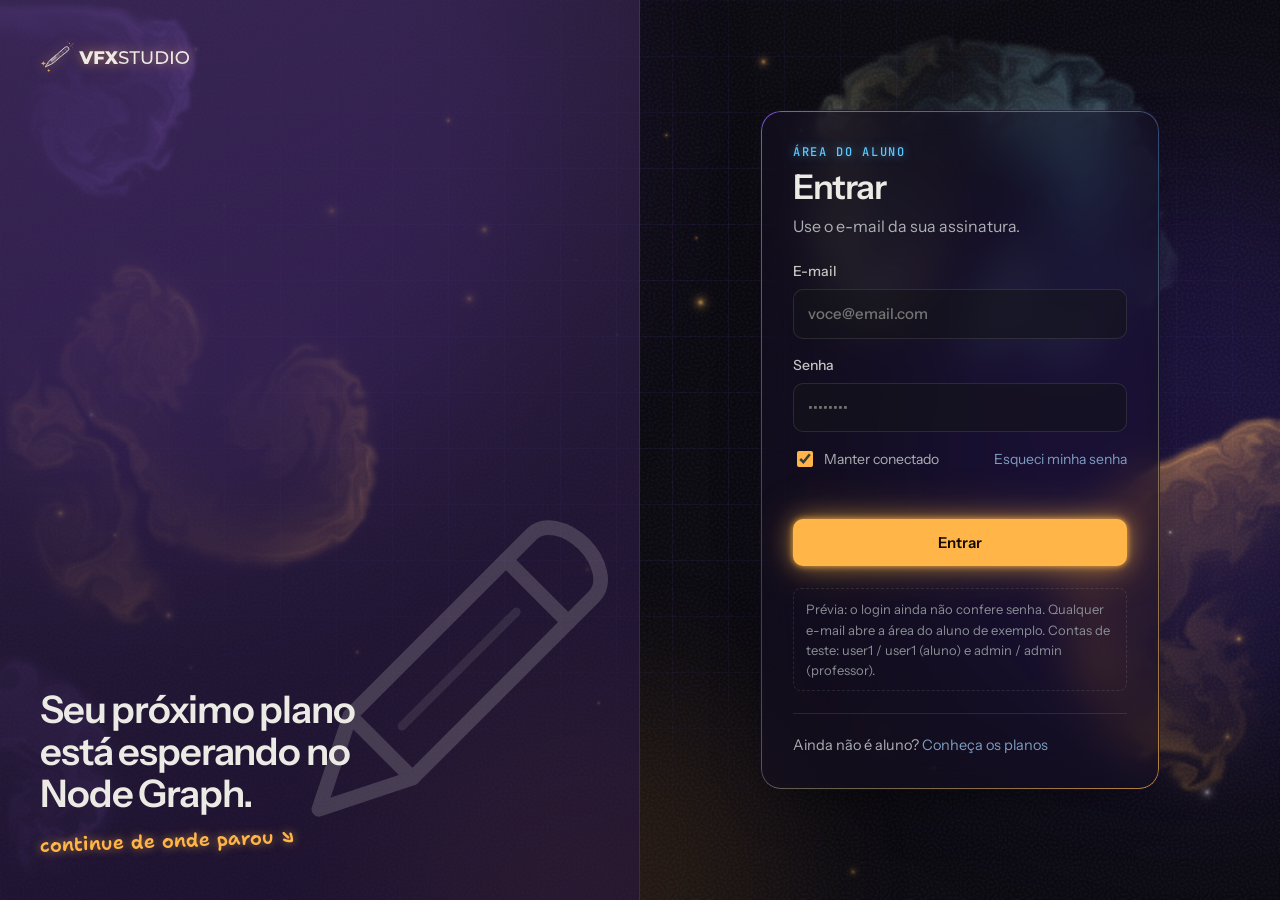
<file: admin.html>
<!doctype html>
<html lang="pt-BR">
<head>
<script>/* atualiza sozinho: se esta página estiver velha no cache, recarrega com a versão nova (ver scripts/versao.sh) */
window.FOS_BUILD='202611261821';(function(){try{fetch('version.txt?t='+Date.now(),{cache:'no-store'}).then(function(r){return r.ok?r.text():''}).then(function(v){v=(v||'').trim();if(!v||v===window.FOS_BUILD)return;var k='fosv-'+v;if(sessionStorage.getItem(k))return;sessionStorage.setItem(k,'1');var u=new URL(location.href);u.searchParams.set('v',v);location.replace(u.href)}).catch(function(){})}catch(e){}})();</script>
<meta charset="utf-8">
<meta name="viewport" content="width=device-width,initial-scale=1,viewport-fit=cover">
<title>Painel do professor · vfxstudio</title>
<script src="assets/sessao.js"></script>
<script>FosfenaSessao.exigir('admin');</script>
<meta name="robots" content="noindex,nofollow">
<meta name="theme-color" content="#0c0b12">
<link rel="icon" href="favicon.svg?v=3" type="image/svg+xml">
<link rel="preconnect" href="https://fonts.googleapis.com">
<link rel="stylesheet" href="https://fonts.googleapis.com/css2?family=Instrument+Sans:wght@400;500;600;700&family=JetBrains+Mono:wght@400;500&display=swap">
<link rel="stylesheet" href="assets/fx.css?v=3">
<link rel="stylesheet" href="assets/cursos.css?v=5">
<link rel="stylesheet" href="assets/neon.css">
<link rel="stylesheet" href="assets/marca.css?v=1">
<link rel="stylesheet" href="assets/portfolio.css?v=1">
<link rel="stylesheet" href="assets/organograma.css">
<style>
:root{--bg:#0c0b12;--fg:#ECEAE4;--muted:#aeb0b5;--line:rgba(236,234,228,.12);--ambar:#FFB547;--roxo:#9B6BFF;--ciano:#5CC8FF;--ok:#6FD3A0;--danger:#ff7b7b}
*{box-sizing:border-box}
[hidden]{display:none!important}
html,body{margin:0;background:var(--bg);color:var(--fg);font-family:"Instrument Sans",system-ui,sans-serif}
a{color:var(--ciano)}
.top{position:sticky;top:0;z-index:5;display:flex;align-items:center;justify-content:space-between;gap:12px;padding:12px max(16px,env(safe-area-inset-left));
  background:rgba(12,11,18,.78);-webkit-backdrop-filter:blur(16px);backdrop-filter:blur(16px);border-bottom:1px solid var(--line)}
.brand{display:flex;align-items:center;gap:10px;color:var(--fg);text-decoration:none}
.brand img{width:30px;height:30px}
.brand b{font-size:17px}
.tag{font-family:"JetBrains Mono",monospace;font-size:11px;letter-spacing:.12em;text-transform:uppercase;color:#140c00;background:var(--ambar);padding:3px 8px;border-radius:99px;margin-left:6px}
.top nav{display:flex;gap:8px;flex-wrap:wrap}
.btn{font:inherit;font-size:14px;color:var(--fg);background:rgba(155,107,255,.08);border:1px solid rgba(155,107,255,.5);padding:8px 14px;border-radius:9px;cursor:pointer;text-decoration:none;display:inline-flex;align-items:center;gap:6px}
.btn:hover{background:rgba(155,107,255,.18)}
.btn.pri{background:var(--ambar);color:#140c00;border-color:var(--ambar);font-weight:600}
.btn.sm{font-size:13px;padding:5px 10px}
.btn.del{border-color:rgba(255,123,123,.5);background:transparent;color:var(--danger)}
main{max-width:1320px;margin:0 auto;padding:26px 16px 80px;position:relative;z-index:1}
.intro{display:flex;justify-content:space-between;gap:20px;flex-wrap:wrap;align-items:flex-start;margin-bottom:22px}
.intro h1{margin:0 0 6px;font-size:32px}
.intro p{margin:0;color:var(--muted);max-width:64ch;line-height:1.5}
.next{border:1px solid rgba(255,181,71,.55);background:rgba(255,181,71,.07);border-radius:12px;padding:12px 16px;min-width:260px;max-width:380px}
.next small{font-family:"JetBrains Mono",monospace;font-size:11px;letter-spacing:.12em;text-transform:uppercase;color:var(--ambar)}
.next b{display:block;font-size:16px;margin:4px 0 2px}
.next span{font-size:13.5px;color:var(--muted)}
.tabs{display:flex;flex-wrap:wrap;gap:10px;margin:0 0 14px}
.tabs button{font:inherit;color:var(--fg);text-align:left;cursor:pointer;display:flex;flex-direction:column;gap:2px;padding:10px 16px;border-radius:12px;background:rgba(20,16,34,.6);border:1px solid var(--line);font-size:15px;font-weight:600;transition:border-color .3s,box-shadow .3s,background-color .3s}
.tabs button small{font-family:"JetBrains Mono",monospace;font-size:11px;letter-spacing:.12em;text-transform:uppercase;color:var(--muted);font-weight:400}
.tabs button[aria-selected="true"]{border-color:var(--roxo);background:rgba(155,107,255,.16);box-shadow:0 0 26px -8px rgba(155,107,255,.9)}
.tabs button[aria-selected="true"] small{color:var(--ciano)}
.tabs button.c-nk[aria-selected="true"],.tabs button.c-fl[aria-selected="true"]{border-color:var(--cc);background:rgba(var(--cc-rgb),.14);box-shadow:0 0 26px -8px rgba(var(--cc-rgb),.9)}
.tabs button.c-nk[aria-selected="true"] small,.tabs button.c-fl[aria-selected="true"] small{color:var(--cc)}
.tabs button.c-nk,.tabs button.c-fl{display:grid!important;grid-template-columns:auto 1fr;column-gap:12px;align-items:center}.tabs .tab-emb{grid-row:1/3}
.tabs button:focus-visible{outline:2px solid var(--ambar);outline-offset:3px}
.prop{margin:0 0 8px;font-size:13.5px;color:#d9ccff;border-left:2px solid var(--roxo);padding-left:10px}
#og{transition:opacity .18s ease}
#og.swap{opacity:0}
.s-planejado{--c:#c39bff}
.store{margin-top:28px;font-size:13.5px;color:var(--muted);line-height:1.55;border-top:1px solid var(--line);padding-top:16px;max-width:80ch}
.store b{color:var(--fg)}

/* gaveta da etapa */
.scrim{position:fixed;inset:0;background:rgba(5,4,10,.55);z-index:20;opacity:0;pointer-events:none;transition:opacity .2s}
.scrim.on{opacity:1;pointer-events:auto}
.drawer{position:fixed;top:0;right:0;bottom:0;width:min(480px,100vw);z-index:21;background:rgba(18,16,28,.97);border-left:1px solid rgba(155,107,255,.4);
  box-shadow:-30px 0 80px -30px rgba(155,107,255,.6);transform:translateX(102%);transition:transform .25s;display:flex;flex-direction:column}
.drawer.on{transform:none}
.drawer{transition:transform .38s cubic-bezier(.2,.8,.2,1)!important}
@keyframes dIn{from{opacity:0;transform:translateY(8px)}to{opacity:1;transform:none}}
.drawer.on .db>*{animation:dIn .4s ease both}
.drawer.on .db>*:nth-child(2){animation-delay:.05s}.drawer.on .db>*:nth-child(3){animation-delay:.1s}.drawer.on .db>*:nth-child(4){animation-delay:.15s}.drawer.on .db>*:nth-child(n+5){animation-delay:.2s}
@media (prefers-reduced-motion:reduce){.drawer.on .db>*{animation:none}}
.dh{display:flex;justify-content:space-between;align-items:flex-start;gap:10px;padding:18px 18px 12px;border-bottom:1px solid var(--line)}
.dh small{font-family:"JetBrains Mono",monospace;font-size:11.5px;letter-spacing:.1em;color:var(--ciano)}
.dh h2{margin:4px 0 0;font-size:21px}
.x{background:none;border:0;color:var(--muted);font-size:26px;line-height:1;cursor:pointer;padding:2px 6px}
.db{padding:16px 18px 30px;overflow:auto;display:flex;flex-direction:column;gap:20px}
.lbl{font-family:"JetBrains Mono",monospace;font-size:11px;letter-spacing:.12em;text-transform:uppercase;color:var(--muted);margin-bottom:8px;display:block}
.seg{display:flex;flex-wrap:wrap;gap:6px}
.seg button{font:inherit;font-size:13px;padding:6px 11px;border-radius:99px;border:1px solid var(--line);background:transparent;color:var(--fg);cursor:pointer;display:inline-flex;gap:6px;align-items:center}
.seg button i{width:9px;height:9px;border-radius:3px;background:var(--c)}
.seg button[aria-pressed="true"]{border-color:var(--c);background:color-mix(in srgb,var(--c) 16%,transparent)}
.s-feito{--c:var(--ok)} .s-agora{--c:var(--ambar)} .s-proximo{--c:var(--ciano)} .s-depois{--c:#6b6e78}
.db ul{margin:0;padding-left:18px;line-height:1.55;color:#d6d5d1;font-size:14px}
.chips{display:flex;flex-wrap:wrap;gap:6px}
.chips span{font-family:"JetBrains Mono",monospace;font-size:12px;padding:3px 8px;border-radius:6px;background:rgba(92,200,255,.08);border:1px solid rgba(92,200,255,.3);color:#cfeeff}
textarea{width:100%;min-height:96px;resize:vertical;font:inherit;font-size:14px;color:var(--fg);background:rgba(10,9,16,.7);border:1px solid var(--line);border-radius:10px;padding:10px 12px}
textarea:focus,.drop:focus-visible{outline:2px solid var(--ambar);outline-offset:2px}
.drop{border:1.5px dashed rgba(255,181,71,.55);border-radius:12px;padding:18px;text-align:center;color:var(--muted);font-size:14px;cursor:pointer;background:rgba(255,181,71,.04)}
.drop.over{background:rgba(255,181,71,.14);color:var(--fg)}
.drop b{color:var(--ambar)}
.files{display:flex;flex-direction:column;gap:8px;margin-top:10px}
.file{display:grid;grid-template-columns:1fr auto;gap:4px 10px;align-items:center;padding:9px 11px;border:1px solid var(--line);border-radius:10px;background:rgba(255,255,255,.02)}
.file .n{font-size:14px;overflow-wrap:anywhere}
.file .m{grid-column:1;font-size:12px;color:var(--muted);font-family:"JetBrains Mono",monospace}
.file .a{grid-column:2;grid-row:1/3;display:flex;gap:6px}
.empty{font-size:13.5px;color:var(--muted);margin:8px 0 0}
.toast{position:fixed;left:50%;bottom:22px;transform:translate(-50%,20px);opacity:0;background:#1d1b2a;border:1px solid rgba(155,107,255,.5);padding:10px 16px;border-radius:10px;font-size:14px;z-index:40;transition:.2s;pointer-events:none}
.toast.show{opacity:1;transform:translate(-50%,0)}
.area{display:flex;gap:10px;flex-wrap:wrap;margin:0 0 22px}
.area button{font:inherit;color:var(--fg);cursor:pointer;display:flex;flex-direction:column;align-items:flex-start;gap:2px;padding:10px 18px;border-radius:12px;background:rgba(20,16,34,.6);border:1px solid var(--line);font-size:16px;font-weight:600}
.area button small{font-size:12px;color:var(--muted);font-weight:400}
.area button[aria-selected="true"]{border-color:var(--ambar);background:rgba(255,181,71,.1);box-shadow:0 0 26px -10px rgba(255,181,71,.9)}
.area em{font-style:normal;font:600 11px "JetBrains Mono",monospace;background:var(--ambar);color:#140c00;border-radius:99px;padding:1px 7px;margin-left:6px;vertical-align:2px}
.rgrid{display:grid;grid-template-columns:1fr 1fr;gap:22px;align-items:start}
@media (max-width:980px){.rgrid{grid-template-columns:1fr}}
.rh{display:flex;justify-content:space-between;align-items:center;gap:10px;flex-wrap:wrap;margin-bottom:12px}
.rh h2{margin:0;font-size:20px}
.seg button{--c:var(--roxo)}
.rlist{display:flex;flex-direction:column;gap:12px}
.rcard{border:1px solid var(--line);border-radius:14px;padding:16px;background:rgba(18,16,28,.72);display:flex;flex-direction:column;gap:10px}
.rcard.new{border-color:rgba(255,181,71,.45)}
.rmeta{display:flex;flex-wrap:wrap;gap:8px 12px;align-items:center;font-size:13px;color:var(--muted)}
.rmeta b{color:var(--fg);font-size:15px}
.rmeta .when{margin-left:auto}
.rmeta .tc{font-family:"JetBrains Mono",monospace;color:var(--ambar)}
.pill{font:11.5px "JetBrains Mono",monospace;padding:2px 8px;border-radius:99px;border:1px solid var(--line)}
.pill.pendente,.pill.nova{color:#f6d36b;border-color:rgba(246,211,107,.45)}
.pill.revisado,.pill.respondida,.pill.publicada{color:var(--ok);border-color:rgba(111,211,160,.45)}
.rcard p{margin:0;line-height:1.5}
.rcard .q{font-size:15px}
.rcard textarea{min-height:76px}
.racts{display:flex;gap:8px;flex-wrap:wrap;align-items:center}
.racts .hint{font-size:12.5px;color:var(--muted)}
.anon{font:11.5px "JetBrains Mono",monospace;color:#7be0a5}
@media (max-width:560px){.top nav .btn span{display:none}.intro h1{font-size:26px}}
</style>
</head>
<body>
<header class="top">
  <a class="brand" href="aluno.html"><img src="favicon.svg?v=3" alt=""><b class="wm">VFX<span>STUDIO</span></b><span class="tag">Admin</span></a>
  <nav>
    <a class="btn" href="aluno.html">← <span>Área do aluno</span></a>
    <button class="btn" id="sair" type="button">Sair</button>
  </nav>
</header>
<main>
  <div class="area" role="tablist" aria-label="Áreas do painel">
    <button type="button" role="tab" data-a="plan" aria-selected="true">Planejamento<small>organograma e aulas</small></button>
    <button type="button" role="tab" data-a="rev" aria-selected="false"><span>Revisão<em id="revN" hidden></em></span><small>arquivos, dúvidas e portfólio</small></button>
  </div>
  <section id="aPlan">
  <div class="intro">
    <div>
      <h1>Painel do professor</h1>
      <p>Um organograma por curso, com o que já foi gravado e o que falta. Clique numa fase para abrir ou fechar, e numa aula para ver o roteiro, mudar o status, anotar e enviar os arquivos dela (vídeo, script, footage, referência). Só o login admin vê esta página.</p>
    </div>
    <div class="next" id="next"></div>
  </div>
  <div class="tabs" role="tablist" aria-label="Cursos">
    <button type="button" role="tab" id="tab-nuke" data-c="nuke" class="c-nk"><span data-emb="nk" data-s="30" class="tab-emb"></span><small>Curso de Nuke</small>NK101 · Fundamentos do Nuke</button>
    <button type="button" role="tab" id="tab-flame" data-c="flame" class="c-fl"><span data-emb="fl" data-s="30" class="tab-emb"></span><small>Curso de Flame</small>FL101 · Fundamentos do Flame</button>
  </div>
  <p class="prop" id="prop" hidden>Proposta inicial de estrutura: nada do Flame foi gravado ainda. Ajuste as aulas e me diga o que mudar.</p>
  <div id="og" role="tabpanel"></div>
  <p class="store" id="store"></p>
  </section>
  <section id="aRev" hidden>
    <div class="intro"><div><h1>Revisão</h1><p>Aqui chegam os arquivos que os alunos mandam para revisão, as dúvidas anônimas feitas nas aulas e os trabalhos do projetão que eles sobem no portfólio. No portfólio você marca pontos no tempo, desenha no frame e grava um vídeo comentando.</p></div></div>
    <div class="pf-wrap" style="margin:0 0 20px"><div class="pf-seg" id="revSub" role="group" aria-label="O que revisar"><button type="button" data-s="arq" aria-pressed="true">Arquivos e dúvidas</button><button type="button" data-s="port" aria-pressed="false">Portfólio dos alunos<em id="pfAdmN" hidden></em></button></div></div>
    <div id="revPort" class="pf-wrap" hidden style="display:flex;flex-direction:column;gap:16px">
      <div class="rh" style="margin:0"><div class="seg" id="fPortS"><button type="button" data-f="aguardando" aria-pressed="true">Esperando feedback</button><button type="button" data-f="com-feedback" aria-pressed="false">Com feedback</button><button type="button" data-f="vitrine" aria-pressed="false">Na vitrine</button><button type="button" data-f="" aria-pressed="false">Todos</button></div>
        <div class="seg" id="fPortC"><button type="button" data-f="" aria-pressed="true">Os dois cursos</button><button type="button" data-f="nuke" aria-pressed="false" style="--c:#FFB547">Nuke</button><button type="button" data-f="flame" aria-pressed="false" style="--c:#9B6BFF">Flame</button></div></div>
      <div id="lPort"></div>
    </div>
    <div class="rgrid" id="revArq">
      <div class="rcol"><div class="rh"><h2>Arquivos dos alunos</h2><div class="seg" id="fEnv"><button type="button" data-f="pendente" aria-pressed="true">Pendentes</button><button type="button" data-f="revisado" aria-pressed="false">Revisados</button><button type="button" data-f="" aria-pressed="false">Todos</button></div></div><div id="lEnv" class="rlist"></div></div>
      <div class="rcol"><div class="rh"><h2>Dúvidas anônimas</h2><div class="seg" id="fDuv"><button type="button" data-f="nova" aria-pressed="true">Novas</button><button type="button" data-f="respondida" aria-pressed="false">Respondidas</button><button type="button" data-f="publicada" aria-pressed="false">Publicadas</button><button type="button" data-f="" aria-pressed="false">Todas</button></div></div><div id="lDuv" class="rlist"></div></div>
    </div>
    <p class="store"><b>Modo prévia:</b> por enquanto, envios e dúvidas ficam no navegador em que foram feitos. Você só vê aqui o que foi enviado neste mesmo navegador, como nos testes com o login user1. Para chegar de verdade do aluno ao professor, falta um pequeno servidor. A ideia é um Worker na Cloudflare, na mesma conta da chamada, com D1 para as dúvidas e envios e R2 para os arquivos. As telas continuam as mesmas.</p>
  </section>
</main>

<div class="scrim" id="scrim"></div>
<aside class="drawer" id="drawer" aria-hidden="true" aria-labelledby="dTitle">
  <div class="dh"><div><small id="dKicker"></small><h2 id="dTitle"></h2></div><button class="x" id="dClose" aria-label="Fechar">×</button></div>
  <div class="db" id="dBody"></div>
</aside>
<div class="toast" id="toast" role="status"></div>

<script src="assets/emblemas.js?v=6"></script>
<script>document.querySelectorAll('[data-emb]').forEach(e=>{ const t=document.createElement('template'); t.innerHTML=FosEmblema(e.dataset.emb,+e.dataset.s||40,e.className); e.replaceWith(t.content.firstChild); });</script>
<script src="assets/revisao.js?v=1"></script>
<script src="assets/portfolio.js?v=1"></script>
<script src="assets/portfolio-ui.js?v=1"></script>
<script src="assets/portfolio-admin.js?v=1"></script>
<script src="assets/nk101-plano.js"></script>
<script src="assets/fl101-plano.js"></script>
<script src="assets/organograma.js"></script>
<script>
/* Estado do painel: status e notas no localStorage; arquivos no IndexedDB deste navegador. Nada disso vai para o GitHub. */
const PLANOS = { nuke: window.NK101_PLANO, flame: window.FL101_PLANO }, KEY='fosfena-admin-plano';
let CUR = 'nuke'; try{ if(PLANOS[localStorage.getItem('fosfena-admin-curso')]) CUR=localStorage.getItem('fosfena-admin-curso'); }catch(e){}
let PLANO = PLANOS[CUR];
let ST = {status:{}, notas:{}};
try{ ST = Object.assign(ST, JSON.parse(localStorage.getItem(KEY)||'{}')); }catch(e){}
const saveST = () => { try{ localStorage.setItem(KEY, JSON.stringify(ST)); }catch(e){} };
const esc = s => String(s==null?'':s).replace(/[&<>"']/g,c=>({'&':'&amp;','<':'&lt;','>':'&gt;','"':'&quot;',"'":'&#39;'}[c]));
let tt; function toast(m){ const t=document.getElementById('toast'); t.textContent=m; t.classList.add('show'); clearTimeout(tt); tt=setTimeout(()=>t.classList.remove('show'),2600); }
const size = b => b<1024?b+' B':b<1048576?(b/1024).toFixed(0)+' KB':b<1073741824?(b/1048576).toFixed(1)+' MB':(b/1073741824).toFixed(2)+' GB';

/* IndexedDB */
let dbp;
function db(){ return dbp || (dbp = new Promise((ok,ko)=>{ const r=indexedDB.open('fosfena-admin',1);
  r.onupgradeneeded=()=>{ const s=r.result.createObjectStore('files',{keyPath:'id'}); s.createIndex('node','node'); };
  r.onsuccess=()=>ok(r.result); r.onerror=()=>ko(r.error); })); }
async function tx(mode, fn){ const d=await db(); return new Promise((ok,ko)=>{ const t=d.transaction('files',mode); const s=t.objectStore('files'); let out; Promise.resolve(fn(s)).then(v=>out=v); t.oncomplete=()=>ok(out); t.onerror=()=>ko(t.error); t.onabort=()=>ko(t.error); }); }
const req = r => new Promise((ok,ko)=>{ r.onsuccess=()=>ok(r.result); r.onerror=()=>ko(r.error); });
async function listMeta(){ try{ return await tx('readonly', s=>req(s.getAll()).then(a=>a.map(({blob,...m})=>m))); }catch(e){ return []; } }
async function filesOf(node){ return tx('readonly', s=>req(s.index('node').getAll(node))); }
async function addFile(node, f){ const id=node+':'+Date.now().toString(36)+Math.random().toString(36).slice(2,7);
  await tx('readwrite', s=>{ s.put({id,node,name:f.name,type:f.type,size:f.size,date:new Date().toISOString(),blob:f}); }); }
async function delFile(id){ await tx('readwrite', s=>{ s.delete(id); }); }

let COUNTS={}, OPEN=null;
async function draw(){
  const meta = await listMeta(); COUNTS={}; meta.forEach(m=>COUNTS[m.node]=(COUNTS[m.node]||0)+1);
  document.querySelectorAll('.tabs button').forEach(b=>b.setAttribute('aria-selected', b.dataset.c===CUR));
  document.getElementById('prop').hidden = !PLANO.proposta;
  const r = Organograma.render(document.getElementById('og'), PLANO, {admin:true, status:ST.status, counts:COUNTS, onOpen:open});
  const h=r.here, nx = h && r.all[r.all.indexOf(h)+1];
  document.getElementById('next').innerHTML = h
    ? `<small>Onde você está</small><b>${esc(h.titulo)}</b><span>${nx?'Depois: '+esc(nx.titulo):'Última etapa do módulo'}</span>`
    : PLANO.proposta ? `<small>${esc(PLANO.curso)}</small><b>Estrutura proposta</b><span>Comece pela aula 01 quando for gravar</span>` : `<small>Módulo</small><b>Tudo feito no ${esc(PLANO.code)}</b>`;
  const total = meta.reduce((a,m)=>a+m.size,0);
  let quota=''; try{ const e=await navigator.storage.estimate(); quota=` Espaço livre para o navegador: cerca de ${size(Math.max(0,e.quota-e.usage))}.`; }catch(e){}
  document.getElementById('store').innerHTML = `<b>Onde ficam os arquivos:</b> só neste navegador, neste computador (${meta.length} ${meta.length===1?'arquivo':'arquivos'}, ${size(total)}).${quota} Eles não vão para o GitHub nem para os alunos, e somem se você limpar os dados do site. Para guardar de verdade, mantenha o original na pasta do curso.`;
}

const ORDER=['feito','agora','proximo','depois','planejado'];
document.querySelectorAll('.tabs button').forEach(b=>b.onclick=()=>{ if(b.dataset.c===CUR) return; CUR=b.dataset.c; PLANO=PLANOS[CUR];
  try{ localStorage.setItem('fosfena-admin-curso',CUR); }catch(e){}
  const og=document.getElementById('og'); og._shown=null; og._open=null; og.classList.add('swap'); setTimeout(()=>{ og.classList.remove('swap'); draw(); },180); });
async function open(id){
  const n = Organograma.flat(PLANO).find(x=>x.id===id); if(!n) return; OPEN=id;
  const cur = ST.status[id] || n.status;
  document.getElementById('dKicker').textContent = `${PLANO.code} · ${n.fase.titulo}${n.n?' · Aula '+String(n.n).padStart(2,'0'):''}`;
  document.getElementById('dTitle').textContent = n.titulo;
  document.getElementById('dBody').innerHTML = `
    <div><span class="lbl">Status</span><div class="seg" id="seg">${ORDER.map(k=>`<button type="button" class="s-${k}" data-k="${k}" aria-pressed="${k===cur}"><i></i>${Organograma.LABEL[k]}</button>`).join('')}</div></div>
    <div><span class="lbl">Roteiro da videoaula</span>${Organograma.roteiroHTML(n)}</div>
    ${n.topicos&&n.topicos.length?`<div><span class="lbl">O que entra</span><ul>${n.topicos.map(t=>`<li>${esc(t)}</li>`).join('')}</ul></div>`:''}
    ${n.nodes&&n.nodes.length?`<div><span class="lbl">Nodes usados</span><div class="chips">${n.nodes.map(t=>`<span>${esc(t)}</span>`).join('')}</div></div>`:''}
    <div><label class="lbl" for="nota">Anotações</label><textarea id="nota" placeholder="Roteiro, ideias, o que falta gravar...">${esc(ST.notas[id]||'')}</textarea></div>
    <div><span class="lbl">Arquivos da etapa</span>
      <div class="drop" id="drop" tabindex="0" role="button" aria-label="Enviar arquivos para esta etapa"><b>Arraste arquivos aqui</b> ou clique para escolher<br><small>vídeo, .nk, footage, referência, PDF</small></div>
      <input type="file" id="pick" multiple hidden>
      <div class="files" id="files"></div>
    </div>`;
  document.querySelectorAll('#seg button').forEach(b=>b.onclick=()=>{ ST.status[id]=b.dataset.k; if(b.dataset.k===n.status) delete ST.status[id]; saveST();
    document.querySelectorAll('#seg button').forEach(x=>x.setAttribute('aria-pressed', x===b)); draw(); });
  const nota=document.getElementById('nota'); let nt; nota.oninput=()=>{ clearTimeout(nt); nt=setTimeout(()=>{ ST.notas[id]=nota.value; saveST(); },300); };
  const drop=document.getElementById('drop'), pick=document.getElementById('pick');
  drop.onclick=()=>pick.click(); drop.onkeydown=e=>{ if(e.key==='Enter'||e.key===' '){ e.preventDefault(); pick.click(); } };
  drop.ondragover=e=>{ e.preventDefault(); drop.classList.add('over'); }; drop.ondragleave=()=>drop.classList.remove('over');
  drop.ondrop=e=>{ e.preventDefault(); drop.classList.remove('over'); upload(id,[...e.dataTransfer.files]); };
  pick.onchange=()=>{ upload(id,[...pick.files]); pick.value=''; };
  await listFiles(id);
  document.getElementById('drawer').classList.add('on'); document.getElementById('drawer').setAttribute('aria-hidden','false');
  document.getElementById('scrim').classList.add('on'); document.getElementById('dClose').focus();
}
async function upload(id, fs){
  if(!fs.length) return;
  try{ if(navigator.storage&&navigator.storage.persist) navigator.storage.persist(); }catch(e){}
  for(const f of fs){ try{ await addFile(id,f); }catch(e){ toast('Não deu para guardar '+f.name+': falta espaço no navegador.'); } }
  toast(fs.length===1?'Arquivo guardado.':fs.length+' arquivos guardados.'); await listFiles(id); draw();
}
const urls=[];
async function listFiles(id){
  urls.splice(0).forEach(u=>URL.revokeObjectURL(u));
  const box=document.getElementById('files'); let fs=[]; try{ fs=await filesOf(id); }catch(e){}
  fs.sort((a,b)=>b.date.localeCompare(a.date));
  box.innerHTML = fs.length ? fs.map(f=>{ const u=URL.createObjectURL(f.blob); urls.push(u);
    return `<div class="file"><span class="n">${esc(f.name)}</span><span class="m">${size(f.size)} · ${new Date(f.date).toLocaleDateString('pt-BR')}</span>
      <span class="a"><a class="btn sm" href="${u}" target="_blank" rel="noopener">Abrir</a><a class="btn sm" href="${u}" download="${esc(f.name)}">Baixar</a><button class="btn sm del" data-del="${esc(f.id)}" type="button">Apagar</button></span></div>`; }).join('')
    : `<p class="empty">Nenhum arquivo nesta etapa ainda.</p>`;
  box.querySelectorAll('[data-del]').forEach(b=>b.onclick=async()=>{ if(b.dataset.armed){ await delFile(b.dataset.del); await listFiles(id); draw(); toast('Arquivo apagado.'); } else { b.dataset.armed=1; b.textContent='Confirmar'; setTimeout(()=>{ if(b.isConnected){ delete b.dataset.armed; b.textContent='Apagar'; } },3000); } });
}
function close(){ OPEN=null; document.getElementById('drawer').classList.remove('on'); document.getElementById('drawer').setAttribute('aria-hidden','true'); document.getElementById('scrim').classList.remove('on'); }
document.getElementById('dClose').onclick=close; document.getElementById('scrim').onclick=close;
addEventListener('keydown',e=>{ if(e.key==='Escape'&&OPEN) close(); });
document.getElementById('sair').onclick=()=>{ FosfenaSessao.sair(); location.href='index.html'; };
draw();

/* ---------- Revisão: arquivos e dúvidas anônimas (assets/revisao.js) ---------- */
const fData=d=>new Date(d).toLocaleDateString('pt-BR',{day:'2-digit',month:'short'})+' · '+new Date(d).toLocaleTimeString('pt-BR',{hour:'2-digit',minute:'2-digit'});
let fEnv='pendente', fDuv='nova'; const rUrls=[];
async function badge(){ const [e,d,p]=await Promise.all([FosRev.envios(),FosRev.duvidas(),FosPortAdmin.pendentes()]); const n=e.filter(x=>x.status==='pendente').length+d.filter(x=>x.status==='nova').length+p; const pe=document.getElementById('pfAdmN'); pe.hidden=!p; pe.textContent=p; const b=document.getElementById('revN'); b.hidden=!n; b.textContent=n; }
async function drawRev(part){
  /* part: 'env' ou 'duv' redesenha só uma coluna, para não apagar o que você está digitando na outra */
  if(part!=='duv') rUrls.splice(0).forEach(u=>URL.revokeObjectURL(u));
  const env=(await FosRev.envios()).filter(e=>!fEnv||e.status===fEnv), duv=(await FosRev.duvidas()).filter(d=>!fDuv||d.status===fDuv);
  const le=document.getElementById('lEnv');
  if(part!=='duv'){
  le.innerHTML=env.length?env.map(e=>`<article class="rcard ${e.status==='pendente'?'new':''}" data-e="${e.id}">
      <div class="rmeta"><b>${esc(e.aluno)}</b><span>${esc(e.aulaTitulo)}</span><span class="pill ${e.status}">${e.status==='pendente'?'Pendente':'Revisado'}</span><span class="when">${fData(e.data)}</span></div>
      ${e.nota?`<p>${esc(e.nota)}</p>`:''}
      <div class="files">${e.arquivos.map((a,i)=>{ const u=URL.createObjectURL(a.blob); rUrls.push(u); return `<div class="file"><span class="n">${esc(a.name)}</span><span class="m">${size(a.size)}</span><span class="a"><a class="btn sm" href="${u}" target="_blank" rel="noopener">Abrir</a><a class="btn sm" href="${u}" download="${esc(a.name)}">Baixar</a></span></div>`; }).join('')}</div>
      <label class="lbl" for="c-${e.id}">Comentário para o aluno</label><textarea id="c-${e.id}" placeholder="O que está bom, o que ajustar, em qual frame...">${esc(e.comentario||'')}</textarea>
      <div class="racts"><button class="btn pri sm" data-ok>${e.status==='revisado'?'Salvar comentário':'Marcar como revisado'}</button>${e.status==='revisado'?'<button class="btn sm" data-back>Voltar para pendente</button>':''}</div></article>`).join('')
    :`<p class="empty">${fEnv==='pendente'?'Nenhum arquivo esperando revisão.':'Nada por aqui.'}</p>`;
  le.querySelectorAll('.rcard').forEach(c=>{ const id=c.dataset.e, ta=c.querySelector('textarea');
    c.querySelector('[data-ok]').onclick=async()=>{ await FosRev.revisar(id, ta.value.trim(), 'revisado'); toast('Revisão salva. O aluno vê o comentário na aula.'); drawRev('env'); badge(); };
    const bk=c.querySelector('[data-back]'); if(bk) bk.onclick=async()=>{ await FosRev.revisar(id, ta.value.trim(), 'pendente'); drawRev('env'); badge(); }; });
  }
  if(part==='env') return;
  const ld=document.getElementById('lDuv');
  ld.innerHTML=duv.length?duv.map(d=>{ const canal=d.curso==='flame'?'duvidas-flame':'duvidas-nuke'; const st={nova:'Nova',respondida:'Respondida',publicada:'Publicada'}[d.status];
    return `<article class="rcard ${d.status==='nova'?'new':''}" data-d="${d.id}">
      <div class="rmeta"><span class="anon">anônima</span><span>${esc(d.aulaTitulo||d.aula)}</span><a class="tc" href="aluno.html#${esc(d.aula)}" target="_blank" rel="noopener" title="Abrir a aula">${FosRev.tc(d.tempo)}</a><span class="pill ${d.status}">${st}</span><span class="when">${fData(d.data)}</span></div>
      <p class="q">${esc(d.texto)}</p>
      <label class="lbl" for="r-${d.id}">Resposta</label><textarea id="r-${d.id}" placeholder="Sua resposta. O aluno vê na própria aula.">${esc(d.resposta||'')}</textarea>
      <div class="racts"><button class="btn pri sm" data-ans>Responder</button>${d.publicada?`<span class="hint">Publicada em #${esc(d.publicada.canal)} · ${fData(d.publicada.em)}</span>`:`<button class="btn sm" data-pub>Publicar em #${canal}</button><span class="hint">sem nome nem e-mail do aluno</span>`}</div></article>`; }).join('')
    :`<p class="empty">${fDuv==='nova'?'Nenhuma dúvida nova.':'Nada por aqui.'}</p>`;
  ld.querySelectorAll('.rcard').forEach(c=>{ const id=c.dataset.d, ta=c.querySelector('textarea');
    c.querySelector('[data-ans]').onclick=async()=>{ if(!ta.value.trim()){ ta.focus(); return; } await FosRev.responder(id, ta.value.trim()); toast('Resposta enviada para o aluno.'); drawRev('duv'); badge(); };
    const pb=c.querySelector('[data-pub]'); if(pb) pb.onclick=async()=>{ if(ta.value.trim()) await FosRev.responder(id, ta.value.trim()); const d=(await FosRev.duvidas()).find(x=>x.id===id); await FosRev.publicar(id, d.curso==='flame'?'duvidas-flame':'duvidas-nuke'); toast('Publicada no canal de dúvidas, como dúvida anônima.'); drawRev('duv'); badge(); }; });
}
const segF=(id,set)=>document.querySelectorAll('#'+id+' button').forEach(b=>b.onclick=()=>{ document.querySelectorAll('#'+id+' button').forEach(x=>x.setAttribute('aria-pressed',x===b)); set(b.dataset.f); drawRev(id==='fEnv'?'env':'duv'); });
segF('fEnv',v=>fEnv=v); segF('fDuv',v=>fDuv=v);
function area(a){ document.querySelectorAll('.area button').forEach(b=>b.setAttribute('aria-selected',b.dataset.a===a)); document.getElementById('aPlan').hidden=a!=='plan'; document.getElementById('aRev').hidden=a!=='rev';
  try{ localStorage.setItem('fosfena-admin-area',a); }catch(e){} if(a==='rev'){ drawRev(); if(REVSUB==='port') FosPortAdmin.render(); } }
/* Revisão tem duas partes: arquivos e dúvidas | portfólio dos alunos (assets/portfolio-admin.js) */
let REVSUB='arq'; try{ if(localStorage.getItem('fosfena-admin-revsub')==='port'||location.hash==='#portfolio') REVSUB='port'; }catch(e){}
function revSub(x){ REVSUB=x; document.querySelectorAll('#revSub button').forEach(b=>b.setAttribute('aria-pressed',b.dataset.s===x)); document.getElementById('revArq').hidden=x!=='arq'; document.getElementById('revPort').hidden=x!=='port';
  try{ localStorage.setItem('fosfena-admin-revsub',x); }catch(e){} if(x==='port') FosPortAdmin.render(); else FosPortAdmin.fechar(); }
document.querySelectorAll('#revSub button').forEach(b=>b.onclick=()=>revSub(b.dataset.s)); FosPortAdmin.init(); window.__revBadge=badge; revSub(REVSUB);
document.querySelectorAll('.area button').forEach(b=>b.onclick=()=>area(b.dataset.a));
try{ if(localStorage.getItem('fosfena-admin-area')==='rev'||location.hash==='#revisao'||location.hash==='#portfolio') area('rev'); }catch(e){}
badge(); addEventListener('focus',()=>badge());
</script>
<script>window.FX={glass:'',glow:'',tilt:'',reveal:'',words:''};</script>
<script src="assets/fx.js?v=7" defer></script>
<script src="assets/fluid.js?v=3" defer></script>
</body>
</html>
</file>
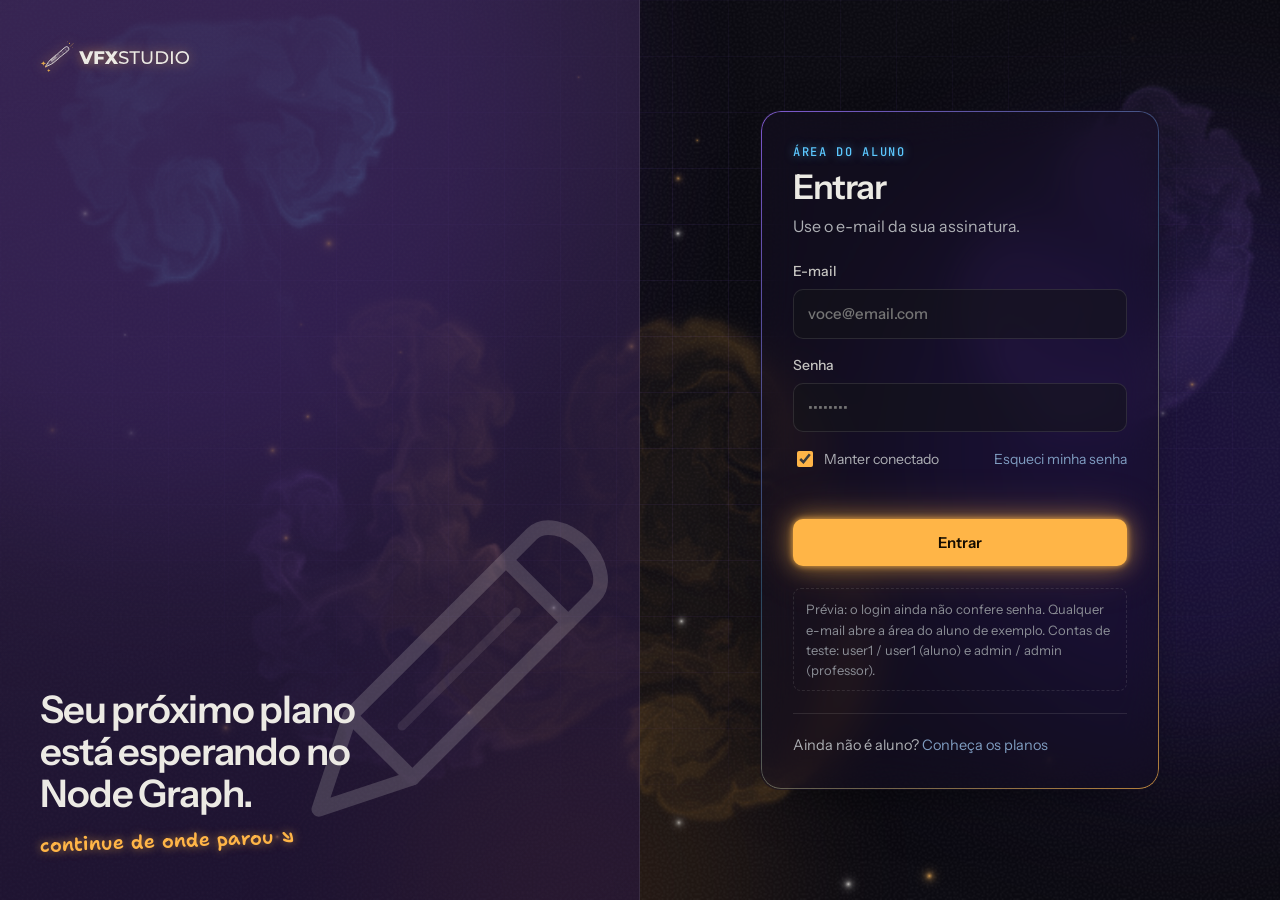
<file: aluno.html>
<!doctype html>
<html lang="pt-BR">
<head>
<script>/* atualiza sozinho: se esta página estiver velha no cache, recarrega com a versão nova (ver scripts/versao.sh) */
window.FOS_BUILD='202611261821';(function(){try{fetch('version.txt?t='+Date.now(),{cache:'no-store'}).then(function(r){return r.ok?r.text():''}).then(function(v){v=(v||'').trim();if(!v||v===window.FOS_BUILD)return;var k='fosv-'+v;if(sessionStorage.getItem(k))return;sessionStorage.setItem(k,'1');var u=new URL(location.href);u.searchParams.set('v',v);location.replace(u.href)}).catch(function(){})}catch(e){}})();</script>
<meta charset="utf-8">
<meta name="viewport" content="width=device-width,initial-scale=1,viewport-fit=cover">
<title>Área do aluno · vfxstudio</title>
<script src="assets/sessao.js"></script>
<script>FosfenaSessao.exigir();</script>
<meta name="description" content="vfxstudio, escola de VFX. Prévia da área do aluno.">
<meta name="robots" content="noindex">
<meta name="theme-color" content="#18191C">
<link rel="icon" href="favicon.svg?v=3" type="image/svg+xml">
<style>body{margin:0}</style>
<link rel="stylesheet" href="assets/fx.css?v=3">
<link rel="stylesheet" href="assets/cursos.css?v=5">
<link rel="stylesheet" href="assets/neon.css">
<link rel="stylesheet" href="assets/marca.css?v=1">
<link rel="stylesheet" href="assets/portfolio.css?v=1">
<style>
body{background:#141518!important}
.side{border-right:1px solid rgba(236,234,228,.08)!important;border-top:0!important;border-left:0!important;border-bottom:0!important;box-shadow:none!important}
[hidden]{display:none!important}
.mcard.later{background:rgba(38,40,46,.2)}
.continue{background:rgba(59,42,82,.7)!important;-webkit-backdrop-filter:blur(20px);backdrop-filter:blur(20px);box-shadow:0 30px 80px -30px rgba(59,42,82,.9),inset 0 1px 0 rgba(255,255,255,.08)}
.poster{background:repeating-linear-gradient(180deg,transparent 0 35px,rgba(127,156,192,.08) 35px 36px),rgba(29,31,35,.85)!important}
.lrow,.litem{transition:background .2s}
textarea{background:rgba(20,21,24,.5)!important;-webkit-backdrop-filter:blur(10px);backdrop-filter:blur(10px)}
@media (max-width:900px){.side{border-right:0!important;border-bottom:1px solid rgba(236,234,228,.08)!important}}
</style>
</head>
<body>
<link rel="preconnect" href="https://fonts.googleapis.com">
<link rel="stylesheet" href="https://fonts.googleapis.com/css2?family=Shantell+Sans:wght@400;600&family=Instrument+Sans:wght@400;500;600&family=JetBrains+Mono:wght@400;500&display=swap">
<style>
/* Layout: barra lateral fixa + área de conteúdo; na aula, player grande com a lista de aulas ao lado. Cores e fontes do guia de marca Fosfena v1.0 (tokens --fos-*): grafite, giz e um único âmbar, sem gradientes. */
:root{
  --fos-grafite:#18191C; --fos-lousa:#232529; --fos-lousa-2:#2E3036; --fos-giz:#ECEAE4; --fos-cinza:#8B8E96;
  --fos-ambar:#E0A84E; --fos-azul:#7F9CC0; --fos-roxo:#3B2A52;
  --fos-mao:"Shantell Sans", "Comic Neue", ui-rounded, system-ui, sans-serif;
  --bg:var(--fos-grafite); --panel:var(--fos-lousa); --raise:var(--fos-lousa-2); --line:rgba(236,234,228,.11);
  --fg:var(--fos-giz); --soft:#c4c3c0; --muted:#aeb0b5; --faint:var(--fos-cinza);
  --accent:var(--fos-ambar); --accent-ink:var(--fos-grafite); --link:var(--fos-azul); --focus:var(--fos-ambar);
  --f-display:"Instrument Sans", system-ui, sans-serif;
  --f-body:"Instrument Sans", system-ui, -apple-system, "Segoe UI", sans-serif;
  --f-mono:"JetBrains Mono", ui-monospace, "Cascadia Mono", Consolas, monospace;
  --r:12px;
  color-scheme:dark;
}
html,body{height:100%}
body{background:var(--bg);color:var(--fg);font-family:var(--f-body);font-size:15px;line-height:1.5}
body::before{content:"";position:fixed;inset:0 0 auto;height:env(safe-area-inset-top,0px);z-index:10;background:var(--panel)}
a{color:inherit;text-decoration:none}
button{font:inherit;color:inherit;background:none;border:0;cursor:pointer}
:focus-visible{outline:2px solid var(--focus);outline-offset:2px;border-radius:6px}
h1,h2,h3{font-family:var(--f-display);font-weight:600;letter-spacing:-.025em;line-height:1.1;margin:0;text-wrap:balance}
.mono{font-family:var(--f-mono);font-variant-numeric:tabular-nums}
.app{display:grid;grid-template-columns:232px 1fr;min-height:100%}
/* sidebar */
.side{background:var(--panel);border-right:1px solid var(--line);padding:22px 14px;display:flex;flex-direction:column;gap:26px;position:sticky;top:env(safe-area-inset-top,0px);height:100vh;height:100dvh;overflow-y:auto;box-sizing:border-box}
.brand{display:flex;align-items:center;gap:10px;padding:0 8px}
.brand svg{width:32px;height:32px;flex:none;color:var(--fg);overflow:visible}
.brand b{font-family:var(--f-display);font-size:22px;font-weight:600;letter-spacing:-.035em}
.brand small{display:block;font-family:var(--f-mono);font-size:12.5px;color:var(--faint);letter-spacing:.08em;text-transform:uppercase}
.nav{display:flex;flex-direction:column;gap:2px}
.nav a{display:flex;align-items:center;gap:10px;padding:9px 10px;border-radius:8px;color:var(--muted);font-weight:500}
.nav a:hover{background:var(--raise);color:var(--fg)}
.nav a.on{background:var(--raise);color:var(--fg)}
.nav a.on .ic{color:var(--accent)}
.ic{width:18px;height:18px;flex:none}
.side-foot{margin-top:auto;padding:12px;border:1px solid var(--line);border-radius:var(--r);display:flex;flex-direction:column;gap:8px}
.side-foot .lbl{font-size:11px;letter-spacing:.08em;text-transform:uppercase;color:var(--faint)}
.bar{height:6px;background:var(--line);border-radius:99px;overflow:hidden}
.bar i{display:block;height:100%;background:var(--accent);border-radius:99px}
/* main */
main{min-width:0;padding-block:28px 56px;padding-left:max(28px,env(safe-area-inset-left,0px));padding-right:max(28px,env(safe-area-inset-right,0px))}
.wrap{max-width:1180px;margin:0 auto;display:flex;flex-direction:column;gap:32px}
.eyebrow{font-family:var(--f-mono);font-size:11.5px;letter-spacing:.08em;text-transform:uppercase;color:var(--faint);font-weight:500}
.demo-note{font-size:12.5px;color:var(--muted);border:1px dashed var(--line);border-radius:8px;padding:8px 12px}
/* home */
.hero{display:grid;grid-template-columns:1.6fr 1fr;gap:18px}
.continue{background:var(--fos-roxo);border-radius:14px;overflow:hidden;display:grid;grid-template-columns:minmax(0,1.1fr) minmax(0,1fr)}
.continue .thumb{min-height:200px}
.continue .body{padding:22px;display:flex;flex-direction:column;gap:12px;min-width:0}
.continue h2{font-size:24px}
.btn{display:inline-flex;align-items:center;gap:8px;padding:11px 20px;border-radius:10px;font-weight:600;font-size:14px}
.btn-primary{background:var(--accent);color:var(--accent-ink)}
.btn-primary:hover{filter:brightness(1.08)}
.btn-ghost{box-shadow:inset 0 0 0 1px var(--line);color:var(--fg)}
.btn-ghost:hover{background:var(--raise)}
.stats{background:var(--panel);border:1px solid var(--line);border-radius:14px;padding:22px;display:flex;flex-direction:column;gap:16px}
.ring{display:flex;align-items:center;gap:16px}
.ring svg{width:84px;height:84px;flex:none}
.ring b{font-family:var(--f-display);font-weight:600;letter-spacing:-.03em;font-size:28px;display:block;line-height:1}
.kv{display:grid;grid-template-columns:1fr 1fr;gap:12px}
.kv>div:nth-child(5){grid-column:1/-1}
.kv div{display:flex;flex-direction:column;gap:2px}
.kv span{font-size:12px;color:var(--faint)}
.kv strong{font-family:var(--f-mono);font-weight:500;font-size:15px}
.module{display:flex;flex-direction:column;gap:12px}
.module-head{display:flex;align-items:baseline;justify-content:space-between;gap:12px;flex-wrap:wrap}
.module-head h2{font-size:22px}
.module-head .meta{color:var(--muted);font-size:13px}
.lessons{display:flex;flex-direction:column;border:1px solid var(--line);border-radius:12px;overflow:hidden;background:var(--panel)}
.lrow{display:grid;grid-template-columns:34px minmax(0,1fr) auto 120px;gap:16px;align-items:center;padding:14px 18px;border-top:1px solid var(--line)}
.lrow:first-child{border-top:0}
.lrow:hover{background:var(--raise)}
.lrow .t{font-weight:600}
.lrow .s{font-size:13px;color:var(--muted);white-space:nowrap;overflow:hidden;text-overflow:ellipsis}
.lrow .d{font-family:var(--f-mono);font-size:13px;color:var(--muted)}
.state{width:28px;height:28px;border-radius:50%;border:1.5px solid var(--line);display:grid;place-items:center;font-family:var(--f-mono);font-size:12px;color:var(--muted)}
.state.done{background:var(--accent);border-color:var(--accent);color:var(--fos-grafite);font-weight:700}
.state.prog{border-color:var(--accent);color:var(--accent)}
.soon{background:var(--fos-roxo);border-radius:12px;padding:18px;display:flex;justify-content:space-between;gap:16px;align-items:center;flex-wrap:wrap;color:var(--fg)}
.soon .tag{border-color:var(--accent);color:var(--accent)}
.tag{font-size:11px;letter-spacing:.08em;text-transform:uppercase;font-weight:600;padding:3px 8px;border-radius:99px;border:1px solid var(--line);color:var(--muted);white-space:nowrap}
.tag.acc{border-color:var(--accent);color:var(--accent)}
/* poster */
.poster{position:relative;background:repeating-linear-gradient(180deg,transparent 0 35px,rgba(127,156,192,.08) 35px 36px),#1d1f23;overflow:hidden;display:flex;align-items:flex-end}
.poster .graph{position:absolute;inset:0;width:100%;height:100%}
.poster .mao{position:absolute;left:22px;top:44%;font-family:var(--fos-mao);font-weight:600;font-size:clamp(14px,1.6vw,19px);color:var(--accent);transform:rotate(-3deg)}
.poster .cap{position:relative;padding:16px 18px;display:flex;flex-direction:column;gap:4px}
.poster .num{font-family:var(--f-mono);font-size:12px;color:var(--accent);letter-spacing:.06em}
.poster .ttl{font-family:var(--f-display);font-weight:600;letter-spacing:-.025em;font-size:clamp(18px,2.4vw,30px);line-height:1.1}
/* lesson page */
.lesson{display:grid;grid-template-columns:minmax(0,1fr) clamp(270px,21vw,360px);gap:28px;align-items:start}
body.wide .wrap{max-width:1900px}
@media (min-width:1001px){body.wide .lesson .list{position:sticky;top:20px;max-height:calc(100vh - 40px);overflow-y:auto}}
.stagev{display:flex;justify-content:center}
.screen.yt{cursor:auto;background:#000}
.screen.yt.hold #ytp,.screen.yt.hold iframe#ytp{opacity:0!important}
.screen.yt .vin{position:absolute;inset:0;width:100%;height:100%;border:0;pointer-events:none;background:transparent;color-scheme:normal}
.vinplay{position:absolute;inset:0;width:100%;height:100%;cursor:pointer;background:none;border:0;padding:0}
.vinplay:hover .bigplay{transform:translate(-50%,-50%) scale(1.08)}
.vinplay.go{pointer-events:none}.vinplay.go .bigplay{opacity:0;transition:opacity .15s}
.screen.yt{container-type:inline-size}
.vinplay .bigplay{top:86%;width:clamp(40px,6.5cqw,76px);height:clamp(40px,6.5cqw,76px);box-shadow:0 0 34px -4px rgba(255,181,71,.8)}.vinplay .bigplay svg{width:42%;height:42%}.screen.yt iframe,.screen.yt #ytp{position:absolute;inset:0;width:100%;height:100%;border:0}
.player.big{width:100%;max-width:min(100%,calc((100vh - 120px) * 16 / 9));box-shadow:0 30px 80px -30px rgba(0,0,0,.8)}
.prat{display:flex;flex-direction:column;gap:16px;padding-top:26px;border-top:1px solid var(--line);scroll-margin-top:20px}
.prat-h{display:flex;flex-direction:column;gap:6px}.prat-h h2{font-size:24px;margin:0}.prat-h p{margin:0;color:var(--muted)}
.crumbs{display:flex;gap:8px;align-items:center;color:var(--muted);font-size:13px;flex-wrap:wrap}
.crumbs a{color:var(--link)}.crumbs a:hover{text-decoration:underline}
.player{border-radius:var(--r);overflow:hidden;background:var(--fos-grafite)}
.screen{aspect-ratio:16/9;max-width:100%;position:relative;cursor:pointer}
.screen .poster{position:absolute;inset:0}
.bigplay{position:absolute;left:50%;top:50%;transform:translate(-50%,-50%);width:68px;height:68px;border-radius:50%;background:var(--accent);color:var(--fos-grafite);display:grid;place-items:center;transition:transform .15s}
.screen:hover .bigplay{transform:translate(-50%,-50%) scale(1.06)}
.bigplay svg{width:26px;height:26px;margin-left:3px;color:var(--fos-grafite)}
.playing .bigplay{opacity:0}
.sample{position:absolute;top:12px;left:12px;font-family:var(--f-mono);font-size:11px;letter-spacing:.06em;text-transform:uppercase;background:rgba(24,25,28,.8);padding:4px 8px;border-radius:6px;color:var(--muted)}
.controls{background:var(--panel);padding:10px 14px 12px;display:flex;flex-direction:column;gap:8px}
.scrub{height:6px;background:var(--line);border-radius:99px;position:relative;cursor:pointer}
.scrub i{position:absolute;inset:0 auto 0 0;background:var(--accent);border-radius:99px}
.scrub b{position:absolute;top:50%;width:14px;height:14px;border-radius:50%;background:var(--fg);transform:translate(-50%,-50%)}
.crow{display:flex;align-items:center;gap:12px;flex-wrap:wrap}
.cbtn{width:34px;height:34px;border-radius:8px;display:grid;place-items:center}
.cbtn:hover{background:var(--raise)}
.cbtn svg{width:18px;height:18px}
.tc{font-family:var(--f-mono);font-size:13px;color:var(--muted)}
.tc strong{color:var(--fg);font-weight:500}
.spacer{flex:1}
.speed{font-family:var(--f-mono);font-size:12.5px;padding:5px 9px;border:1px solid var(--line);border-radius:6px}
.lesson-head{display:flex;justify-content:space-between;align-items:flex-start;gap:16px;flex-wrap:wrap}
.lesson-head h1{font-size:30px}
.done-btn.is-done{background:var(--accent);color:var(--fos-grafite);box-shadow:none}
.tabs{display:flex;gap:4px;border-bottom:1px solid var(--line);overflow-x:auto;scrollbar-width:none}
@media (max-width:520px){.tabs button{padding:10px 9px;font-size:14px}}
@media (max-width:760px), (pointer:coarse){.crow2 textarea{font-size:16px}}
.tabs button{padding:10px 14px;color:var(--muted);font-weight:600;border-bottom:2px solid transparent;margin-bottom:-1px;white-space:nowrap}
.tabs button[aria-selected="true"]{color:var(--fg);border-color:var(--accent)}
.tabpanel{display:flex;flex-direction:column;gap:16px;max-width:72ch}
.tabpanel p{margin:0;color:var(--soft)}
.topics{margin:0;padding-left:20px;display:flex;flex-direction:column;gap:6px;color:var(--soft)}
.nodes{display:flex;flex-wrap:wrap;gap:6px}
.node{font-family:var(--f-mono);font-size:12.5px;padding:4px 10px;border-radius:8px;background:var(--raise)}
.specs{display:grid;grid-template-columns:repeat(auto-fit,minmax(150px,1fr));gap:12px}
.specs div{border:1px solid var(--line);border-radius:8px;padding:10px 12px;display:flex;flex-direction:column;gap:2px}
.specs span{font-size:11.5px;color:var(--faint);text-transform:uppercase;letter-spacing:.06em}
.specs strong{font-family:var(--f-mono);font-weight:500;font-size:14px}
.files{display:flex;flex-direction:column;border:1px solid var(--line);border-radius:10px;overflow:hidden}
.file{display:grid;grid-template-columns:40px minmax(0,1fr) auto auto;gap:12px;align-items:center;padding:12px 14px;border-top:1px solid var(--line)}
.file:first-child{border-top:0}
.ext{font-family:var(--f-mono);font-size:11px;font-weight:500;width:40px;height:30px;border-radius:6px;display:grid;place-items:center;background:var(--raise);color:var(--muted);border:1px solid var(--line)}
.ext.nk{color:var(--accent);border-color:rgba(224,168,78,.4)}
.file .n{font-family:var(--f-mono);font-size:13.5px;overflow:hidden;text-overflow:ellipsis;white-space:nowrap}
.file .r{font-size:12.5px;color:var(--muted)}
.file .sz{font-family:var(--f-mono);font-size:12.5px;color:var(--muted)}
.steps{display:flex;flex-direction:column;gap:8px}
.step{display:flex;gap:12px;align-items:flex-start;padding:10px 12px;border:1px solid var(--line);border-radius:8px;cursor:pointer}
.step input{margin-top:4px;accent-color:var(--accent);width:16px;height:16px}
.step.ok span{color:var(--muted);text-decoration:line-through}
.quiz{display:flex;flex-direction:column;gap:16px}
.qhead{display:flex;justify-content:space-between;align-items:center;gap:12px;flex-wrap:wrap}
.q{border:1px solid var(--line);border-radius:12px;padding:16px;display:flex;flex-direction:column;gap:10px}
.q legend{font-weight:600;padding:0;margin-bottom:4px;float:left;width:100%}
.q .n{font-family:var(--f-mono);font-size:12px;color:var(--muted);display:block;margin-bottom:4px;font-weight:400}
.opt{display:flex;gap:10px;align-items:flex-start;padding:9px 12px;border:1px solid var(--line);border-radius:8px;cursor:pointer;transition:border-color .2s,background .2s}
.opt:hover{border-color:rgba(155,107,255,.6)}
.opt input{margin-top:3px;accent-color:var(--accent)}
.opt.right{border-color:#5fd38d;background:rgba(95,211,141,.1)}
.opt.wrong{border-color:#e8746a;background:rgba(232,116,106,.1)}
.q .why{font-size:13.5px;color:var(--muted);border-left:2px solid var(--accent);padding-left:10px;display:none}
.quiz.checked .why{display:block}
.quiz.checked .opt{cursor:default}
.score{display:flex;gap:16px;align-items:center;padding:16px;border-radius:12px;background:rgba(155,107,255,.12);border:1px solid rgba(155,107,255,.45)}
.score b{font-family:var(--f-display);font-size:40px;letter-spacing:-.03em;line-height:1}
.score.pass b{color:var(--accent)}
.qbadge{font-family:var(--f-mono);font-size:11.5px;padding:2px 7px;border-radius:999px;border:1px solid var(--line);color:var(--muted);white-space:nowrap}
.qbadge.ok{border-color:rgba(255,181,71,.6);color:var(--accent)}
.comm-cta{display:flex;align-items:center;gap:14px;justify-content:space-between;flex-wrap:wrap;padding:16px 18px;border-radius:14px;background:linear-gradient(120deg,rgba(155,107,255,.26),rgba(92,200,255,.12));border:1px solid rgba(155,107,255,.55);box-shadow:0 0 24px -8px rgba(155,107,255,.7)}
.comm-cta .ic2{width:34px;height:34px;flex:none;color:var(--neon-ciano,#7F9CC0)}
.sr-only{position:absolute;width:1px;height:1px;overflow:hidden;clip:rect(0 0 0 0);white-space:nowrap}
.cbrand{display:flex;align-items:center;justify-content:space-between;gap:8px;padding:4px 10px 12px;margin-bottom:6px;border-bottom:1px solid var(--line)}
.cbrand b{font-size:15px}.cbrand span{font-family:var(--f-mono);font-size:10.5px;padding:2px 6px;border-radius:4px;border:1px solid var(--line);color:var(--muted)}
.cnote{margin-top:auto;padding:12px 10px 4px;font-size:11.5px;line-height:1.45;color:var(--faint)}
.cnote button{display:inline!important;padding:0!important;text-decoration:underline;color:var(--muted)!important;font-size:11.5px!important}
body.full main{padding:0}
body.full .wrap{max-width:none;gap:0}
body.full .chat{height:100vh;height:100dvh;border:0;border-radius:0;background:rgba(14,12,24,.62)}
.chat{display:grid;grid-template-columns:230px 1fr;grid-template-rows:minmax(0,1fr);height:calc(100vh - 150px);min-height:520px;border:1px solid var(--line);border-radius:16px;overflow:hidden;background:rgba(20,16,34,.55)}
.chans{border-right:1px solid var(--line);padding:16px 10px;display:flex;flex-direction:column;gap:2px;overflow-y:auto;background:rgba(12,11,18,.35)}
.chans .lbl{font-family:var(--f-mono);font-size:11px;letter-spacing:.12em;text-transform:uppercase;color:var(--muted);padding:6px 10px}
.chans button{display:flex;align-items:center;gap:8px;text-align:left;padding:8px 10px;border-radius:8px;color:var(--muted);font-weight:500;font-size:14.5px}
.chans button:hover{background:var(--raise);color:var(--fg)}
.chans button.on{background:rgba(155,107,255,.18);color:var(--fg);box-shadow:inset 2px 0 0 var(--neon-ambar,#E0A84E)}
.chans button i{font-style:normal;color:var(--neon-ciano,#7F9CC0);font-family:var(--f-mono)}
.chans button .cnt{margin-left:auto;font-family:var(--f-mono);font-size:11px;color:var(--faint)}
.croom{display:flex;flex-direction:column;min-width:0;min-height:0}
.chead{padding:14px 20px;border-bottom:1px solid var(--line);display:flex;flex-direction:column;gap:2px}
.chead b{font-size:16px}.chead span{color:var(--muted);font-size:13.5px}
.msgs{flex:1;overflow-y:auto;padding:12px 8px 12px 12px;display:flex;flex-direction:column;gap:2px}
.msg{display:grid;grid-template-columns:40px 1fr;gap:12px;padding:8px 10px;border-radius:10px;position:relative}
.msg:hover{background:rgba(236,234,228,.04)}
.av{width:40px;height:40px;border-radius:50%;display:grid;place-items:center;font-weight:600;font-size:15px;color:#140c00}
.mmeta{display:flex;gap:8px;align-items:baseline;flex-wrap:wrap}
.mmeta b{font-size:14.5px}.mmeta time{font-size:12px;color:var(--faint)}
.role{font-family:var(--f-mono);font-size:10.5px;padding:1px 6px;border-radius:4px;background:rgba(255,181,71,.15);color:var(--neon-ambar,#E0A84E);border:1px solid rgba(255,181,71,.45)}
.mtext{white-space:pre-wrap;word-wrap:break-word;line-height:1.45;font-size:14.5px}
.mimg{margin-top:6px;max-width:min(360px,100%);max-height:260px;border-radius:10px;border:1px solid var(--line);display:block;cursor:zoom-in;object-fit:cover}
.quote{font-size:12.5px;color:var(--muted);border-left:2px solid rgba(155,107,255,.7);padding:2px 8px;margin-bottom:4px;overflow:hidden;text-overflow:ellipsis;white-space:nowrap;max-width:100%}
.mact{position:absolute;right:10px;top:-10px;display:none;gap:2px;background:var(--panel);border:1px solid var(--line);border-radius:8px;padding:2px}
.msg:hover .mact,.msg:focus-within .mact{display:flex}
.mact button{padding:4px 8px;border-radius:6px;font-size:12.5px;color:var(--muted)}.mact button:hover{background:var(--raise);color:var(--fg)}
.reacts{display:flex;gap:6px;margin-top:6px;flex-wrap:wrap}
.reacts button{font-size:12.5px;padding:2px 8px;border-radius:999px;border:1px solid var(--line);color:var(--muted)}
.reacts button.me{border-color:rgba(155,107,255,.8);background:rgba(155,107,255,.15);color:var(--fg)}
.compose{border-top:1px solid var(--line);padding:12px 16px;display:flex;flex-direction:column;gap:8px}
.replying,.attach{display:flex;align-items:center;gap:10px;font-size:13px;color:var(--muted);background:rgba(155,107,255,.1);border-radius:8px;padding:6px 10px}
.replying button,.attach button{margin-left:auto;color:var(--muted)}
.attach img{height:44px;border-radius:6px}
.crow2{display:flex;gap:8px;align-items:flex-end}
.crow2 textarea{flex:1;resize:none;min-height:44px;max-height:140px;background:rgba(12,11,18,.6);border:1px solid var(--line);border-radius:10px;padding:11px 14px;color:var(--fg);font:inherit;font-size:14.5px}
.crow2 textarea::placeholder{white-space:nowrap;overflow:hidden;text-overflow:ellipsis}
.crow2 textarea:focus{outline:2px solid var(--accent);outline-offset:1px}
.iconbtn{width:44px;height:44px;border-radius:10px;display:grid;place-items:center;border:1px solid var(--line);color:var(--muted);flex:none;cursor:pointer}
.iconbtn:hover{color:var(--fg);border-color:rgba(155,107,255,.7)}
.chans button.v i{color:#7be0a5}
[hidden]{display:none!important}
.voice>*{flex:none}
.voice{flex:1;overflow-y:auto;padding:28px;display:flex;flex-direction:column;gap:18px;align-items:flex-start}
.vhero{display:flex;gap:18px;align-items:center}
.vring{width:72px;height:72px;border-radius:50%;display:grid;place-items:center;background:rgba(123,224,165,.12);border:1px solid rgba(123,224,165,.6);box-shadow:0 0 30px -6px rgba(123,224,165,.7);color:#7be0a5;flex:none}
.vring svg{width:32px;height:32px}
.vhero h2{font-size:26px}
.vlist{margin:0;padding-left:18px;color:var(--muted);display:flex;flex-direction:column;gap:6px;font-size:14.5px}
.chans button.lv i{font-size:11px}
.vwho{display:flex;flex-direction:column;gap:2px;padding:2px 0 6px 30px}
.vwho:empty{display:none}
.vwho>span{font-size:13px;color:var(--muted);display:flex;align-items:center;gap:8px;padding:3px 6px;border-radius:6px;min-width:0}
.vwho>span:hover{background:rgba(255,255,255,.04)}
.vwho .av{width:22px;height:22px;font-size:11px;flex:none;box-shadow:0 0 0 2px transparent;transition:box-shadow .15s}
.vwho em{font-style:normal;white-space:nowrap;overflow:hidden;text-overflow:ellipsis;min-width:0;flex:1}
.vwho em small{color:var(--faint);font-size:11px}
.vwho>span.me{color:var(--fg)}
.vwho>span.sp{color:var(--fg)}.vwho>span.sp .av{box-shadow:0 0 0 2px #23a55a,0 0 10px rgba(35,165,90,.6)}
.vwho .moff{width:14px;height:14px;color:#e8746a;flex:none}
.voice.incall{padding:0;gap:0;align-items:stretch;overflow:hidden}
.vstage{--pad:16px;display:flex;flex-wrap:wrap;justify-content:center;align-content:center;gap:12px;padding:var(--pad) calc(var(--pad) + var(--px,0px));overflow:hidden}
.vstage.focus{--px:0px}
.vmedia{position:absolute;inset:0;display:grid;place-items:center}
.vstage.focus .vtile:not(.scr){width:var(--sw,180px)}
.vstage.focus .vtile.scr{width:var(--tw)}
.vtile{position:relative;box-sizing:border-box;width:var(--tw,320px);aspect-ratio:16/9;flex:none;border-radius:14px;background:rgba(20,18,30,.75);border:1px solid var(--line);display:grid;place-items:center;overflow:hidden;container-type:inline-size;transition:box-shadow .2s,border-color .2s}
.vtile.speaking{border-color:#7be0a5;box-shadow:0 0 0 2px #7be0a5,0 0 24px -4px rgba(123,224,165,.8)}
.vtile video{position:absolute;inset:0;width:100%;height:100%;object-fit:cover;background:#000}
.vtile.scr video{object-fit:contain}
.vtile.mirror video{transform:scaleX(-1)}
.vav{width:clamp(34px,14cqw,88px);height:auto;aspect-ratio:1;border-radius:50%;display:grid;place-items:center;font:600 clamp(14px,5.5cqw,34px) var(--f-display);color:#140f1e}
.vname{position:absolute;left:8px;bottom:8px;display:flex;align-items:center;gap:5px;font-size:12.5px;padding:3px 8px;border-radius:6px;background:rgba(5,4,10,.7);max-width:calc(100% - 16px);overflow:hidden;text-overflow:ellipsis;white-space:nowrap}
.vname svg{width:13px;height:13px;color:#ff8a9a;flex:none}
.vwait{width:100%;text-align:center;color:var(--muted);margin:0}
.vbar{display:flex;justify-content:center;gap:10px;padding:12px;border-top:1px solid var(--line);background:rgba(10,9,16,.7);flex-wrap:wrap}
.vbtn{display:flex;flex-direction:column;align-items:center;gap:3px;min-width:64px;padding:8px 10px;border-radius:12px;border:1px solid var(--line);color:var(--muted);background:rgba(20,18,30,.6);cursor:pointer;font-size:11.5px}
.vbtn svg{width:20px;height:20px}
.vbtn:hover{color:var(--fg);border-color:rgba(155,107,255,.7)}
.vbtn.on{color:#7be0a5;border-color:rgba(123,224,165,.6)}
.vbtn.red{color:#fff;background:#d6344c;border-color:#d6344c}.vbtn.red:hover{background:#ef4760}
@media (max-width:820px), (max-height:500px) and (max-width:1000px){.vwho{display:none}.vbtn span{display:none}.vbtn{min-width:48px}.vstage{--pad:10px;gap:8px}}
.chans button .vc{margin-left:auto;font:500 11px var(--f-mono);color:#7be0a5}
.chans button .vc:empty{display:none}
.voice.incall{flex-direction:row}
.vmain{flex:1;min-width:0;display:flex;flex-direction:column}
.vmain>.vstage{flex:1 1 auto;min-height:0}.vmain>.vbar{flex:none}
.vchat{display:none;width:300px;flex:none;flex-direction:column;border-left:1px solid var(--line);background:rgba(10,9,16,.75)}
.voice.chatopen .vchat{display:flex}
.vchat header{display:flex;align-items:center;justify-content:space-between;padding:12px 14px;border-bottom:1px solid var(--line)}
.vchat .vx{font-size:20px;line-height:1;color:var(--muted);padding:2px 8px}
.vmsgs{flex:1;min-height:0;overflow-y:auto;padding:12px 14px;display:flex;flex-direction:column;gap:12px}
.vm b{font-size:13.5px;font-weight:600}.vm span{font:500 11px var(--f-mono);color:var(--faint);margin-left:6px}
.vm p{margin:2px 0 0;font-size:14px;overflow-wrap:anywhere}.vm a{color:var(--link);text-decoration:underline}
.vmempty{color:var(--muted);font-size:13px;margin:auto 0}
.vform{display:flex;gap:8px;padding:10px;border-top:1px solid var(--line)}
.vform input{flex:1;min-width:0;background:rgba(12,11,18,.6);border:1px solid var(--line);border-radius:10px;padding:10px 12px;color:var(--fg);font:inherit;font-size:16px}
.vform .btn{padding:8px 14px}
.vbtn{position:relative}.vbadge{position:absolute;top:-6px;right:-6px;min-width:18px;height:18px;padding:0 5px;border-radius:9px;background:#d6344c;color:#fff;font:600 11px/18px var(--f-mono);font-style:normal}
@media (max-width:900px){.vchat{position:absolute;inset:0;width:auto;z-index:3;background:rgba(10,9,16,.96)}.voice.incall{position:relative}}
/* painel "em chamada" no menu lateral */
.vdock{margin-top:auto;margin-bottom:-14px;padding:10px 10px 8px;border:1px solid rgba(123,224,165,.35);border-radius:var(--r);background:rgba(16,22,20,.55);display:flex;flex-direction:column;gap:8px}
.vdock+.side-foot{margin-top:0}
.vd-top{display:flex;gap:9px;align-items:center;min-width:0}
.vd-dot{width:9px;height:9px;border-radius:50%;background:#7be0a5;box-shadow:0 0 10px #7be0a5;flex:none;animation:vdp 2s ease-in-out infinite}.vd-dot.live{background:#ff5b6e;box-shadow:0 0 10px #ff5b6e}
@keyframes vdp{50%{opacity:.45}}
.vd-txt{display:flex;flex-direction:column;min-width:0}.vd-txt b{font-size:13px;color:#7be0a5;font-weight:600}
.vd-txt a{font-size:12.5px;color:var(--muted);white-space:nowrap;overflow:hidden;text-overflow:ellipsis}.vd-txt a:hover{color:var(--fg);text-decoration:underline}
.vd-btns{display:flex;gap:6px}
.vd-btns button{flex:1;display:grid;place-items:center;height:32px;border-radius:9px;border:1px solid var(--line);background:rgba(20,18,30,.6);color:var(--muted);cursor:pointer}
.vd-btns button svg{width:17px;height:17px}.vd-btns button:hover{color:var(--fg);border-color:rgba(155,107,255,.7)}
.vd-btns button.warn.on{color:#ff8a9a;border-color:rgba(255,138,154,.6)}
.vd-btns button.red{background:#d6344c;border-color:#d6344c;color:#fff}.vd-btns button.red:hover{background:#ef4760}
@media (prefers-reduced-motion:reduce){.vd-dot{animation:none}}
@media (max-width:900px),(max-height:500px) and (max-width:1000px){
  .vdock{position:fixed;left:10px;right:10px;bottom:calc(10px + env(safe-area-inset-bottom,0px));margin:0;z-index:40;flex-direction:row;align-items:center;justify-content:space-between;background:rgba(12,14,16,.94);backdrop-filter:blur(8px)}
  .vdock .vd-btns button{width:38px;flex:none}.vdock.inview{display:none}}
/* janelinha flutuante da chamada */
.vpip{position:fixed;right:18px;bottom:18px;width:320px;z-index:60;border-radius:14px;overflow:hidden;background:rgba(10,9,16,.94);border:1px solid rgba(155,107,255,.45);box-shadow:0 18px 50px -12px rgba(0,0,0,.8),0 0 30px -10px rgba(155,107,255,.6);display:flex;flex-direction:column}
.vpip-h{display:flex;align-items:center;gap:4px;padding:6px 6px 6px 12px;cursor:grab;touch-action:none;border-bottom:1px solid var(--line);font-size:12.5px}
.vpip-h b{flex:1;font-weight:600;white-space:nowrap;overflow:hidden;text-overflow:ellipsis}
.vpip-h button{width:28px;height:26px;display:grid;place-items:center;border-radius:7px;color:var(--muted);font-size:18px;line-height:1;cursor:pointer;background:none;border:0}.vpip-h button:hover{color:var(--fg);background:rgba(255,255,255,.07)}
.vpip-h button svg{width:16px;height:16px}
.vpip-stage{display:grid;grid-template-columns:repeat(auto-fit,minmax(130px,1fr));gap:6px;padding:6px;max-height:min(60vh,420px);overflow:auto}
.vpip .vtile{width:auto!important;border-radius:9px}.vpip .vav{width:clamp(26px,18cqw,56px)}.vpip .vname{font-size:11px;left:5px;bottom:5px;padding:2px 6px}
.vpip .vwait{grid-column:1/-1;font-size:12.5px;padding:8px}
.vpip.doc{position:static;width:auto;height:100vh;border:0;border-radius:0;box-shadow:none}.vpip.doc .vpip-h{cursor:default}.vpip.doc .vpip-stage{max-height:none;flex:1}
body.vpipdoc{margin:0;background:#0c0b12;color:#ECEAE4;overflow:hidden}
@media (max-width:900px){.vpip{width:236px;right:10px;bottom:84px}.vpip-stage{grid-template-columns:1fr 1fr;gap:4px;padding:4px}.vpip .vname{font-size:10px}}
/* assistir junto */
.lh-acts{display:flex;gap:10px;align-items:center;flex-wrap:wrap;justify-content:flex-end}
.wt-btn{display:inline-flex;align-items:center;gap:8px}.wt-btn svg{width:18px;height:18px}
.wt-on{display:flex;align-items:center;gap:8px;padding:7px 8px 7px 12px;border-radius:999px;border:1px solid rgba(123,224,165,.5);background:rgba(16,22,20,.6);font-size:13.5px}
.wt-on button{font-size:12.5px;padding:4px 10px;border-radius:999px;border:1px solid var(--line);background:rgba(20,18,30,.6);color:var(--fg);cursor:pointer}.wt-on button:hover{border-color:rgba(155,107,255,.7)}
.wt-dot{width:8px;height:8px;border-radius:50%;background:#7be0a5;box-shadow:0 0 8px #7be0a5;flex:none}
.wt-inv{position:fixed;left:50%;transform:translateX(-50%);top:18px;z-index:70;display:flex;flex-direction:column;gap:4px;padding:14px 16px;min-width:min(340px,calc(100vw - 24px));border-radius:14px;background:rgba(12,11,18,.96);border:1px solid rgba(255,181,71,.5);box-shadow:0 18px 50px -12px rgba(0,0,0,.8),0 0 30px -12px rgba(255,181,71,.7);font-size:14px}
.wt-inv span{color:var(--muted);font-size:13px}.wt-inv div{display:flex;gap:8px;margin-top:8px}.wt-inv .btn{padding:8px 14px}
@media (max-width:600px){.lh-acts{width:100%;justify-content:flex-start}}
/* modo cinema da aula */
body.cinema .lesson{grid-template-columns:minmax(0,1fr)}
body.cinema .lesson>.list{display:none}
body.cinema .player.big{max-width:min(100%,calc((100vh - 36px) * 16 / 9))}
body.cinema.wide .wrap{max-width:none;padding-top:14px}
.cine-btn{white-space:nowrap}
@media (max-width:1000px){.cine-btn{display:none}}
.is-locked{opacity:.55}.is-locked .t{color:var(--muted)}
.state.lockd{display:grid;place-items:center;color:var(--muted)}
.nextlock{display:inline-flex;align-items:center;gap:8px;cursor:default;opacity:.8}
.lockbox{margin:40px auto;max-width:560px;text-align:center;display:flex;flex-direction:column;align-items:center;gap:14px;padding:36px 24px;border:1px dashed var(--line);border-radius:16px;background:var(--panel)}
.lockbox h1{font-size:26px;margin:0}.lockbox p{margin:0;color:var(--muted)}
.lockic{width:56px;height:56px;border-radius:50%;display:grid;place-items:center;background:rgba(255,181,71,.12);border:1px solid rgba(255,181,71,.5);color:var(--accent)}.lockic svg{width:24px;height:24px}
.lightbox{position:fixed;inset:0;background:rgba(5,4,10,.88);display:grid;place-items:center;z-index:9000;cursor:zoom-out}
.lightbox img{max-width:92vw;max-height:88vh;border-radius:10px}
@media (max-width:820px), (max-height:500px) and (max-width:1000px){.chat{grid-template-columns:1fr;grid-template-rows:auto minmax(0,1fr);height:calc(100vh - 190px)}body.full .chat{height:calc(100dvh - 61px)}.cbrand,.cnote{display:none}.chans{flex-direction:row;border-right:0;border-bottom:1px solid var(--line);overflow-x:auto;padding:8px}.chans .lbl,.chans button .cnt{display:none}.chans button{white-space:nowrap}.mact{display:flex;position:static;margin-top:4px;background:none;border:0;padding:0;grid-column:2}}
.priv{display:flex;gap:12px;align-items:flex-start;padding:14px 16px;border-radius:12px;border:1px solid rgba(123,224,165,.35);background:rgba(123,224,165,.07);font-size:14.5px;line-height:1.55;color:var(--fg)}
.priv svg{width:20px;height:20px;color:#7be0a5;flex:none;margin-top:2px}
.priv b{color:#7be0a5;font-family:var(--f-mono);font-weight:500}
.dq{display:flex;flex-direction:column;gap:12px}
.dq textarea{min-height:110px}
.dq-row{display:flex;gap:10px;align-items:center;flex-wrap:wrap}
.dq-row label{font-size:13.5px;color:var(--muted)}
.dq-t{width:84px;font:500 15px var(--f-mono);text-align:center;padding:8px;border-radius:8px;border:1px solid var(--line);background:var(--panel);color:var(--fg)}
.btn.sm{padding:7px 12px;font-size:13.5px}
.hint{font-size:13px;color:var(--muted)}
.sr{position:absolute;width:1px;height:1px;overflow:hidden;clip:rect(0 0 0 0)}
.dlist{display:flex;flex-direction:column;gap:10px;margin-top:6px}
.ditem{border:1px solid var(--line);border-radius:12px;padding:12px 14px;display:flex;flex-direction:column;gap:8px}
.ditem p{color:var(--fg)}
.dmeta{display:flex;gap:10px;align-items:center;flex-wrap:wrap;font-size:12.5px;color:var(--muted)}
.dmeta .mono{color:var(--accent);font-size:13px}
.dmeta .when{margin-left:auto}
.st{font-family:var(--f-mono);font-size:11.5px;padding:2px 8px;border-radius:99px;border:1px solid var(--line)}
.st-nova,.st-pendente{color:#f6d36b;border-color:rgba(246,211,107,.4)}
.st-respondida,.st-publicada,.st-revisado{color:#7be0a5;border-color:rgba(123,224,165,.4)}
.dans{border-left:2px solid var(--accent);padding-left:10px;display:flex;flex-direction:column;gap:2px}
.dans b{font-size:12.5px;color:var(--accent)}
.empty{font-size:14px;color:var(--muted)}
.drop2{border:1.5px dashed rgba(224,168,78,.55);border-radius:12px;padding:22px;text-align:center;color:var(--muted);cursor:pointer;background:rgba(224,168,78,.04);display:flex;flex-direction:column;gap:4px}
.drop2 b{color:var(--accent)}.drop2 small{font-family:var(--f-mono);font-size:12px}
.drop2.over{background:rgba(224,168,78,.14);color:var(--fg)}
.evsel{display:flex;flex-wrap:wrap;gap:8px}.evsel:empty{display:none}
.fchip{display:inline-flex;align-items:center;gap:8px;padding:6px 6px 6px 10px;border-radius:8px;border:1px solid var(--line);font-size:13.5px}
.fchip small{color:var(--muted);font-family:var(--f-mono)}
.fchip button{color:var(--muted);font-size:16px;line-height:1;padding:2px 6px}
.deliver{background:var(--fos-roxo);border-radius:10px;padding:16px;display:flex;gap:14px;align-items:center;justify-content:space-between;flex-wrap:wrap}
textarea{width:100%;min-height:160px;background:var(--panel);border:1px solid var(--line);border-radius:10px;color:var(--fg);font:inherit;padding:12px;resize:vertical;box-sizing:border-box}
.list{background:var(--panel);border:1px solid var(--line);border-radius:12px;position:sticky;top:calc(env(safe-area-inset-top,0px) + 16px);overflow:hidden}
.list header{padding:14px 16px;border-bottom:1px solid var(--line);display:flex;flex-direction:column;gap:8px}
.list header b{font-family:var(--f-display);font-weight:600;font-size:16px}
.list .grp{padding:10px 16px 4px;font-size:11px;letter-spacing:.08em;text-transform:uppercase;color:var(--faint);font-weight:600}
.litem{display:grid;grid-template-columns:28px minmax(0,1fr) auto;gap:10px;align-items:center;padding:9px 16px}
.litem:hover{background:var(--raise)}
.litem.cur{background:var(--raise);box-shadow:inset 3px 0 0 var(--accent)}
.litem .t{font-size:14px;font-weight:500;line-height:1.3}
.litem .d{font-family:var(--f-mono);font-size:12px;color:var(--faint)}
.litem.lock{opacity:.5;cursor:default}
.litem.lock:hover{background:none}
.pager{display:flex;justify-content:space-between;gap:12px;flex-wrap:wrap}
/* exercises */
.ex-grid{display:grid;grid-template-columns:repeat(auto-fill,minmax(260px,1fr));gap:16px}
.ex{background:var(--panel);border:1px solid var(--line);border-radius:12px;overflow:hidden;display:flex;flex-direction:column}
.ex .poster{aspect-ratio:16/9}
.ex .b{padding:14px 16px;display:flex;flex-direction:column;gap:8px;flex:1}
.ex .b h3{font-size:17px}
.ex .b p{margin:0;color:var(--muted);font-size:13.5px}
.ex .foot{display:flex;justify-content:space-between;align-items:center;margin-top:auto;padding-top:6px}
.ex.ph{border-style:dashed;background:none}
.ex.ph .poster{background:repeating-linear-gradient(135deg,var(--fos-lousa) 0 10px,var(--fos-grafite) 10px 20px)}
.toast{position:fixed;left:50%;bottom:calc(24px + env(safe-area-inset-bottom,0px));transform:translateX(-50%) translateY(20px);background:var(--fos-giz);color:var(--fos-grafite);padding:10px 16px;border-radius:8px;font-weight:500;font-size:14px;opacity:0;pointer-events:none;transition:.2s;max-width:calc(100% - 32px);z-index:20}
.toast.show{opacity:1;transform:translateX(-50%)}
/* módulos */
.code{font-family:var(--f-mono);font-size:12px;font-weight:500;letter-spacing:.06em;color:var(--accent);border:1px solid rgba(224,168,78,.45);border-radius:6px;padding:2px 7px}
.course-h{display:flex;align-items:center;gap:12px;margin:6px 0 -4px}
.course-h h2{font-size:22px;letter-spacing:-.02em}
.code-pill{font-family:var(--f-mono);font-size:12px;font-weight:600;padding:4px 8px;border-radius:6px;border:1px solid rgba(255,181,71,.6);color:var(--neon-ambar,#E0A84E)}
.mgrid{display:grid;grid-template-columns:repeat(auto-fill,minmax(280px,1fr));gap:16px}
.mcard{background:var(--panel);border:1px solid var(--line);border-radius:14px;padding:20px;display:flex;flex-direction:column;gap:12px;min-height:200px}
a.mcard:hover{background:var(--raise)}
.mcard h3{font-size:21px}
.mcard p{margin:0;color:var(--muted);font-size:14px}
.mcard .mfoot{margin-top:auto;display:flex;flex-direction:column;gap:8px}
[hidden]{display:none!important}
.mcard.later{background:none;border-style:dashed}
.mhead{display:flex;flex-direction:column;gap:10px}
.mhead h1{font-size:34px}
.mhead p{margin:0;color:var(--muted);max-width:62ch}
.who{display:flex;flex-direction:column;gap:2px;font-size:12.5px;color:var(--muted);overflow:hidden}
.who b{color:var(--fg);font-weight:500;overflow:hidden;text-overflow:ellipsis;white-space:nowrap}
.out{color:var(--link);font-size:12.5px;text-align:left;padding:0;align-self:flex-start}
.out:hover{text-decoration:underline}
@media (max-width:1000px){
  .lesson{grid-template-columns:1fr}
  .list{position:static}
  .hero{grid-template-columns:1fr}
}
@media (max-width:900px), (max-height:500px) and (max-width:1000px){
  .app{grid-template-columns:1fr}
  .side{position:sticky;height:auto;flex-direction:row;align-items:center;padding:10px max(16px,env(safe-area-inset-left,0px)) 10px max(16px,env(safe-area-inset-right,0px));gap:12px;z-index:5;border-right:0;border-bottom:1px solid var(--line)}
  .brand small,.side-foot{display:none}
  .nav{flex-direction:row;margin-left:auto;gap:0}
  .nav a span{display:none}
  main{padding-left:max(16px,env(safe-area-inset-left,0px));padding-right:max(16px,env(safe-area-inset-right,0px));padding-block:20px 48px}
  .continue{grid-template-columns:1fr}
  .continue .thumb{min-height:0;aspect-ratio:16/9}
  .lrow{grid-template-columns:30px minmax(0,1fr) auto;gap:12px;padding:12px 14px}
  .lrow .pc{display:none}
  .lesson-head h1{font-size:24px}
  .file{grid-template-columns:40px minmax(0,1fr) auto}
  .file .sz{display:none}
}
@media (prefers-reduced-motion:reduce){*{transition:none!important}}
</style>

<svg width="0" height="0" style="position:absolute" aria-hidden="true"><defs>
<symbol id="sim" viewBox="0 0 64 64"><g transform="translate(32 32) rotate(-40) scale(.95) translate(-32 -32)" fill="none" stroke="#ECEAE4" stroke-width="1.5" stroke-linejoin="round" stroke-linecap="round">
<path d="M17 27.8 L33 27.6 L33 36.4 L17 36.2 Z" fill="#ECEAE4" opacity=".14" stroke="none"/>
<path d="M2.6 32 L4 31.3 C8 30.2 13 28.2 17 27.8 L33 27.6 Q34.5 28.2 36 28 L56 27.4 Q61.5 27.6 61.5 32 Q61.5 36.4 56 36.6 L36 36 Q34.5 35.8 33 36.4 L17 36.2 C13 35.8 8 33.8 4 32.7 Z" fill="none" fill-opacity="0"/>
<path d="M10 29.3 A1 2.7 0 0 1 10 34.7 M17 27.8 A1.6 4.2 0 0 1 17 36.2 M33 27.6 A1.6 4.4 0 0 1 33 36.4 M36 28 A1.6 4 0 0 1 36 36 M45 27.7 A1.6 4.3 0 0 1 45 36.3 M53 27.5 A1.6 4.5 0 0 1 53 36.5" stroke-width=".8" opacity=".55"/>
<path d="M5.5 32 H60" stroke-width=".7" opacity=".45"/>
<path d="M7.5 30.6 Q12 29.6 17 29.5 H58.5 M7.5 33.4 Q12 34.4 17 34.5 H58.5" stroke-width=".6" opacity=".32"/>
<rect x="19.5" y="29.2" width="11" height="2.6" rx="1.3" stroke-width="1"/>
<path d="M23.2 29.3 V31.7 M26.8 29.3 V31.7" stroke-width=".7"/>
<path d="M2 32 L4.2 31.2 L4.2 32.8 Z" fill="#E0A84E" stroke="#E0A84E" stroke-width="1"/>
</g><path d="M6.5 38.8 Q6.5 44 11.7 44 Q6.5 44 6.5 49.2 Q6.5 44 1.2999999999999998 44 Q6.5 44 6.5 38.8Z" fill="#E0A84E"/><path d="M16.5 54.1 Q16.5 57.5 19.9 57.5 Q16.5 57.5 16.5 60.9 Q16.5 57.5 13.1 57.5 Q16.5 57.5 16.5 54.1Z" fill="#E0A84E"/>
<g fill="#E0A84E"><circle cx="55.5" cy="6.5" r="1.1" opacity=".9"/><circle cx="51.5" cy="3.5" r=".8" opacity=".7"/><circle cx="61.5" cy="14" r=".7" opacity=".6"/></g>
<path d="M56.8 12.2 L62.5 6.5" stroke="#E0A84E" stroke-width="1.3" stroke-linecap="round" opacity=".55" fill="none"/></symbol>
</defs></svg>
<div class="app">
  <aside class="side">
    <a class="brand" href="#inicio" aria-label="vfxstudio, início da área do aluno">
      <svg viewBox="0 0 64 64" aria-hidden="true"><use href="#sim"/></svg>
      <div><b class="wm">VFX<span>STUDIO</span></b><small>Escola de VFX</small></div>
    </a>
    <nav class="nav" id="nav">
      <a href="#inicio" data-r="inicio"><svg class="ic" viewBox="0 0 24 24" fill="none" stroke="currentColor" stroke-width="1.8"><path d="M3 11l9-7 9 7v9a1 1 0 0 1-1 1h-5v-6H9v6H4a1 1 0 0 1-1-1z"/></svg><span>Início</span></a>
      <a href="#modulos" data-r="modulos"><svg class="ic" viewBox="0 0 24 24" fill="none" stroke="currentColor" stroke-width="1.8"><rect x="3" y="4" width="8" height="7" rx="1.5"/><rect x="13" y="4" width="8" height="7" rx="1.5"/><rect x="3" y="13" width="8" height="7" rx="1.5"/><rect x="13" y="13" width="8" height="7" rx="1.5"/></svg><span>Cursos</span></a>
      <a href="#portfolio" data-r="portfolio"><svg class="ic" viewBox="0 0 24 24" fill="none" stroke="currentColor" stroke-width="1.8"><rect x="3" y="5" width="18" height="14" rx="2"/><path d="M10 9.5v5l4.2-2.5z" fill="currentColor"/><path d="M3 9h3M18 9h3M3 15h3M18 15h3"/></svg><span>Portfólio</span></a>
      <a href="#comunidade" data-r="comunidade"><svg class="ic" viewBox="0 0 24 24" fill="none" stroke="currentColor" stroke-width="1.8"><path d="M4 6a2 2 0 0 1 2-2h12a2 2 0 0 1 2 2v9a2 2 0 0 1-2 2h-7l-4 3v-3H6a2 2 0 0 1-2-2z"/><circle cx="9" cy="10.5" r="1" fill="currentColor"/><circle cx="15" cy="10.5" r="1" fill="currentColor"/></svg><span>Comunidade</span></a>
      <a href="admin.html" id="navAdmin" hidden><svg class="ic" viewBox="0 0 24 24" fill="none" stroke="currentColor" stroke-width="1.8"><rect x="9" y="3" width="6" height="5" rx="1"/><rect x="3" y="16" width="6" height="5" rx="1"/><rect x="15" y="16" width="6" height="5" rx="1"/><path d="M12 8v4M6 16v-2h12v2"/></svg><span>Painel do professor</span></a>
    </nav>
    <div class="side-foot">
      <span class="lbl">Seu progresso</span>
      <div class="bar"><i id="sideBar" style="width:0"></i></div>
      <span class="mono" style="font-size:12.5px;color:var(--muted)" id="sideTxt"></span>
      <div class="who" style="border-top:1px solid var(--line);padding-top:10px;margin-top:4px"><span>Conectado como</span><b id="who"></b><button class="out" id="sair">Sair</button></div>
    </div>
  </aside>
  <main><div class="wrap" id="view"></div></main>
</div>
<div class="toast" id="toast" role="status"></div>

<script src="assets/nk101-pratica.js?v=20261125r"></script>
<script src="assets/pratica.js?v=20261125r"></script>
<script src="assets/nk101-interativo.js?v=2"></script>
<script src="assets/emblemas.js?v=6"></script>
<script src="assets/revisao.js?v=1"></script>
<script src="assets/nk101-plano.js"></script>
<script src="assets/fl101-plano.js"></script>
<script src="assets/portfolio.js?v=1"></script>
<script src="assets/portfolio-ui.js?v=1"></script>
<script src="assets/portfolio-aluno.js?v=1"></script>
<script src="assets/gamifica.js?v=2"></script>
<script src="assets/voz.js?v=20261125r"></script>
<script src="assets/junto.js?v=2"></script>
<script>
const COURSE = [
  { id:'NK101', course:'nuke', code:'NK101', tool:'Nuke', title:'Fundamentos do Nuke', desc:'Tudo o que você precisa para começar a trabalhar no Nuke, da instalação aos primeiros trabalhos de comp.', lessons:[
    { id:'aula-1', n:1, title:'Como instalar o Nuke', dur:270.22,
      summary:'Apresentação do curso e da licença gratuita. Você cria a conta no site da Foundry, pega a licença Non-commercial e deixa o Nuke instalado para a próxima aula.',
      topics:['Como o curso funciona e quem vai te guiar','Licença Non-commercial: gratuita, com algumas limitações','Criar a conta na Foundry e pegar o trial','Ativar a licença e instalar o Nuke'],
      nodes:[], files:[] },
    { id:'aula-2', n:2, title:'Iniciando o Nuke', dur:1189.07,
      summary:'Primeiro tour pelo Nuke. Você conhece os painéis principais, entende o que o Viewer mostra e deixa a interface configurada para trabalhar.',
      topics:['Viewer, Node Graph e Properties: ver, trabalhar e ajustar','Curve Editor, Dope Sheet e os painéis que podem esperar','Canais RGBA, alpha e controles de visualização do Viewer','Timeline: frame range, fps, in e out','Large Viewer (Shift + F3), Preferences e atalhos que dependem do mouse'],
      nodes:['Viewer'], files:[] },
    { id:'aula-3', n:3, title:'Primeiro apagamento', dur:2412.73, note:'congela, pinta, reaplica ↘',
      summary:'Seu primeiro cleanup de verdade. A partir de um plano vertical, você trackeia a cena, congela um frame limpo, pinta o patch e projeta de volta no movimento original.',
      topics:['Project Settings, formato vertical e organização de pastas','Clean plate com RotoPaint e FrameHold','Tracking de pontos e reference frame','Recorte do patch com Roto e Merge em mask','CornerPin para o movimento planar e render com Write'],
      nodes:['Read','Tracker4','FrameHold','RotoPaint','Roto','CornerPin2D','Transform','Merge2','Write'],
      specs:[['Formato','2160 × 3840'],['Frames','1 – 101'],['FPS','24'],['Orientação','Vertical']],
      exercise:['Abra o aula03_v01.nk ou comece do zero com o ftg.mov','Trackeie a área a ser apagada com Tracker','Escolha um frame de referência e congele com FrameHold','Pinte o clean plate no RotoPaint','Recorte o patch com Roto e reaplique o movimento com CornerPin','Renderize o resultado de 1 a 101 e compare com aula03_v01.mov'],
      files:[['mov','ftg.mov','Footage da aula','362 MB'],['nk','aula03_v01.nk','Script do Nuke','223 KB'],['mov','aula03_v01.mov','Resultado de referência','354 MB']] },
    { id:'aula-4', n:4, title:'Primeira tela', dur:1585.43, note:'a matte manda em tudo ↘',
      summary:'Substituição de tela. Você extrai a tela com um keyer, trackeia o movimento, encaixa a nova imagem e integra com cor, blur e bordas.',
      topics:['Reformat do footage 4K para o projeto HD','Keyer em Green Screen e leitura do alpha','Matte com Roto, Invert, FilterErode e Blur','Copy, Premult e despill com HueCorrect','Fundo com CheckerBoard em Merge under, Grade e render de 1 a 65'],
      nodes:['Read','Keyer','Tracker4','Roto','FilterErode','Blur','Invert','Copy','Premult','Grade','HueCorrect','Reformat','CheckerBoard2','Transform','Merge2','Write'],
      specs:[['Formato do render','1920 × 1080'],['Frames','1 – 65'],['FPS','24'],['Footage','4K DCP']],
      exercise:['Leia o ftg.mov e extraia a tela com Keyer','Limpe a matte com FilterErode e Blur','Trackeie os cantos da tela','Encaixe uma imagem nova no lugar (use o CheckerBoard para testar)','Ajuste cor com Grade e HueCorrect para integrar','Renderize em 1920 × 1080, frames 1 a 65'],
      files:[['mov','ftg.mov','Footage da aula','363 MB'],['nk','aula04_v01.nk','Script do Nuke','27 KB'],['mov','aula04_v01.mov','Resultado de referência','56 MB']] },
  ]},
  { id:'NK102', course:'nuke', code:'NK102', tool:'Nuke', title:'Projeto Básico Nuke', soon:true, note:'Exercícios de um projeto completo, cada um com footage, script inicial e resultado esperado.' },
  { id:'FL101', course:'flame', code:'FL101', tool:'Flame', title:'Fundamentos do Flame', soon:true, note:'Primeiros passos no Flame. Aulas em gravação.' },
];
const COURSES = [ {id:'nuke', title:'Curso de Nuke', pill:'NK', status:'No ar'}, {id:'flame', title:'Curso de Flame', pill:'FL', status:'Em breve', soon:true} ];
const LESSONS = COURSE.flatMap(m => (m.lessons||[]).map(l => ({...l, module:m})));
const TOTAL = LESSONS.reduce((s,l)=>s+l.dur,0);

// Provas do fim de cada aula, feitas a partir das transcrições: ficam em assets/nk101-pratica.js (window.FOS_PROVAS).
// a = índice da resposta certa; duvida = {in,out} em segundos no vídeo da aula.
const QUIZ = window.FOS_PROVAS || {};
const PASS = 0.7;


// Progresso de exemplo para o preview; salvo só neste navegador.
const DEFAULT = { 'aula-1':{pos:270.22,done:true}, 'aula-2':{pos:512,done:false} };
const KEY = 'fosfena-preview-v1';
let S = load();
function load(){ try{ const v = JSON.parse(localStorage.getItem(KEY)); if(v && v.prog){ v.quiz=v.quiz||{}; return v; } }catch(e){} return {prog:JSON.parse(JSON.stringify(DEFAULT)), notes:{}, steps:{}, quiz:{}}; }
function save(){ try{ localStorage.setItem(KEY, JSON.stringify(S)); }catch(e){} }
const P = id => S.prog[id] || (S.prog[id] = {pos:0,done:false});

const fmt = s => { s=Math.round(s); const h=Math.floor(s/3600), m=Math.floor(s%3600/60), x=s%60; return h? `${h}h${String(m).padStart(2,'0')}` : `${m}:${String(x).padStart(2,'0')}`; };
const fmtMin = s => { const m=Math.round(s/60); return m>=60? `${Math.floor(m/60)}h${String(m%60).padStart(2,'0')}` : `${m} min`; };
const tc = s => { const f=Math.floor((s%1)*30), t=Math.floor(s); return [Math.floor(t/3600),Math.floor(t%3600/60),t%60,f].map(v=>String(v).padStart(2,'0')).join(':'); };
const esc = t => String(t).replace(/[&<>"]/g,c=>({'&':'&amp;','<':'&lt;','>':'&gt;','"':'&quot;'}[c]));

function stats(){
  const done = LESSONS.filter(l=>P(l.id).done).length;
  const watched = LESSONS.reduce((s,l)=>s+(P(l.id).done? l.dur : Math.min(P(l.id).pos,l.dur)),0);
  return {done, watched, pct: watched/TOTAL};
}
function quizAvg(){ const r=Object.values(S.quiz||{}); if(!r.length) return null; return r.reduce((a,x)=>a+x.best/x.total,0)/r.length; }
function qBadge(l){ const r=(S.quiz||{})[l.id]; if(!QUIZ[l.id]) return ''; return r? `<span class="qbadge ${r.best/r.total>=PASS?'ok':''}" title="Melhor nota na prova">Prova ${r.best}/${r.total}</span>` : `<span class="qbadge" title="Prova ainda não feita">Prova</span>`; }
function nextLesson(){ return LESSONS.find(l=>!P(l.id).done) || LESSONS[LESSONS.length-1]; }

// Pôster: mini node graph da aula (ou o título, se a aula não tem nodes)
function poster(l, big){
  const nodes = (l.nodes||[]).slice(0, big?9:7);
  let g = '';
  if(nodes.length){
    const W=640,H=360, cols=Math.min(nodes.length,3), x0=W*0.38;
    const pts = nodes.map((n,i)=>({n, x: x0 + (i%cols)*((W-x0-40)/Math.max(cols,1)) + (Math.floor(i/cols)%2? 40:0), y: 34 + Math.floor(i/cols)*58}));
    let lines='', boxes='';
    pts.forEach((p,i)=>{ if(i){ const q=pts[i-1]; lines+= q.y===p.y ? `<path d="M${q.x+92} ${q.y+12} L${p.x} ${p.y+12}" stroke="#8B8E96" stroke-opacity=".7" stroke-width="1.5" fill="none"/>` : `<path d="M${q.x+46} ${q.y+24} C${q.x+46} ${q.y+44}, ${p.x+46} ${p.y-20}, ${p.x+46} ${p.y}" stroke="#8B8E96" stroke-opacity=".7" stroke-width="1.5" fill="none"/>`; }
      boxes+=`<g><rect x="${p.x}" y="${p.y}" width="92" height="24" rx="4" fill="${i===0?'#E0A84E':'#2E3036'}"/><text x="${p.x+46}" y="${p.y+16}" text-anchor="middle" font-family="JetBrains Mono,monospace" font-size="10.5" fill="${i===0?'#18191C':'#ECEAE4'}">${esc(p.n)}</text></g>`; });
    g = `<svg class="graph" viewBox="0 0 640 360" preserveAspectRatio="xMaxYMin slice" aria-hidden="true">${lines}${boxes}</svg>`;
  } else {
    g = `<svg class="graph" viewBox="0 0 640 360" preserveAspectRatio="xMidYMid slice" aria-hidden="true"><use href="#sim" x="370" y="20" width="250" height="250" opacity=".55" style="color:#ECEAE4"/></svg>`;
  }
  return `<div class="poster ${big?'':'thumb'}">${g}${l.note&&big?`<span class="mao">${esc(l.note)}</span>`:''}<div class="cap"><span class="num">${l.module.code} · AULA ${String(l.n).padStart(2,'0')}</span><span class="ttl">${esc(l.title)}</span></div></div>`;
}
/* Aulas em sequência: o aluno só abre uma aula depois de concluir a anterior. As aulas 01 a 04 ficam sempre liberadas; o professor vê tudo. */
const FREE_LESSONS=['aula-1','aula-2','aula-3','aula-4'];
function locked(l){ if(window.FosfenaSessao&&FosfenaSessao.isAdmin()) return false; if(FREE_LESSONS.includes(l.id)) return false; const i=LESSONS.findIndex(x=>x.id===l.id), prev=LESSONS[i-1]; return i>0 && prev.module.course===LESSONS[i].module.course && !P(prev.id).done; }
const LOCK_IC='<svg viewBox="0 0 24 24" fill="none" stroke="currentColor" stroke-width="2" width="12" height="12"><rect x="5" y="11" width="14" height="9" rx="2"/><path d="M8 11V8a4 4 0 0 1 8 0v3"/></svg>';
function stateIcon(l){ const p=P(l.id); if(locked(l)) return `<span class="state lockd" aria-label="Bloqueada: conclua a aula anterior">${LOCK_IC}</span>`; if(p.done) return `<span class="state done" aria-label="Concluída">✓</span>`; if(p.pos>5) return `<span class="state prog" aria-label="Em andamento">${String(l.n).padStart(2,'0')}</span>`; return `<span class="state">${String(l.n).padStart(2,'0')}</span>`; }

function sidebar(){
  const s=stats();
  if(window.FosGame){ const L=[]; let px={}; try{ px=JSON.parse(localStorage.getItem('fosfena-pratica-v1'))||{}; }catch(e){}
    LESSONS.forEach(l=>{ if(P(l.id).done) L.push(['aula:'+l.id,25]); const r=(S.quiz||{})[l.id]; if(r){ for(let i=0;i<r.best;i++) L.push([`q:${l.id}:${i}`,10]); if(r.best===r.total) L.push([`qall:${l.id}`,30]); }
      Object.keys(px[l.id]||{}).forEach(k=>L.push([`ex:${l.id}:${k}`,20])); });
    FosGame.sync(L); }
  document.getElementById('sideBar').style.width = (s.pct*100).toFixed(1)+'%';
  document.getElementById('sideTxt').textContent = `${s.done} de ${LESSONS.length} aulas · ${Math.round(s.pct*100)}%`;
}

function home(){
  const s=stats(), nx=nextLesson(), p=P(nx.id), r=34, C=2*Math.PI*r;
  return `
    <div style="display:flex;flex-direction:column;gap:6px"><span class="eyebrow">Área do aluno</span><h1 style="font-size:34px">Bem-vindo de volta</h1></div>
    <div class="hero">
      <a class="continue" href="#${nx.id}">
        ${poster(nx)}
        <div class="body">
          <span class="eyebrow">${p.pos>5?'Continue de onde parou':'Próxima aula'}</span>
          <h2>${esc(nx.title)}</h2>
          <span style="color:var(--muted);font-size:14px">${esc(nx.module.code)} · ${esc(nx.module.title)} · ${fmt(nx.dur)}</span>
          <div class="bar"><i style="width:${Math.round(p.pos/nx.dur*100)}%"></i></div>
          <span class="tc">${p.pos>5?`Parou em <strong>${fmt(p.pos)}</strong> de ${fmt(nx.dur)}`:'Ainda não começou'}</span>
          <span class="btn btn-primary" style="align-self:flex-start;margin-top:auto">${p.pos>5?'Continuar aula':'Começar aula'}</span>
        </div>
      </a>
      <div class="stats">
        <div class="ring">
          <svg viewBox="0 0 84 84" aria-hidden="true"><circle cx="42" cy="42" r="${r}" fill="none" stroke="var(--line)" stroke-width="8"/><circle cx="42" cy="42" r="${r}" fill="none" stroke="var(--accent)" stroke-width="8" stroke-linecap="round" stroke-dasharray="${C}" stroke-dashoffset="${C*(1-s.pct)}" transform="rotate(-90 42 42)"/></svg>
          <div><b>${Math.round(s.pct*100)}%</b><span style="color:var(--muted);font-size:13px">do conteúdo publicado</span></div>
        </div>
        <div class="kv">
          <div><span>Aulas concluídas</span><strong>${s.done} / ${LESSONS.length}</strong></div>
          <div><span>Tempo assistido</span><strong>${fmtMin(s.watched)}</strong></div>
          <div><span>Conteúdo total</span><strong>${fmtMin(TOTAL)}</strong></div>
          <div><span>Exercícios</span><strong>${LESSONS.filter(l=>l.exercise).length} abertos</strong></div>
          <div><span>Média nas provas</span><strong>${quizAvg()===null?'—':Math.round(quizAvg()*100)+'%'}</strong></div>
        </div>
      </div>
    </div>
    <p class="demo-note">Prévia com progresso de exemplo. O que você assistir ou marcar aqui fica salvo só neste navegador. <button class="mono" style="text-decoration:underline;color:var(--fg)" id="reset">Recomeçar a prévia</button></p>
    ${commCta()}
    <section class="module"><div class="module-head"><h2>Seus cursos</h2><a class="meta" href="#modulos" style="color:var(--link)">Ver todos</a></div>${modCards()}</section>`;
}

let timer=null, speedIdx=0; const SPEEDS=[1,1.25,1.5,2];
function nextBtn(l){ const next=LESSONS[LESSONS.findIndex(x=>x.id===l.id)+1]; if(!next) return '';
  return locked(next)? `<span class="btn btn-ghost nextlock" aria-disabled="true">${LOCK_IC} Conclua esta aula para liberar a próxima</span>` : `<a class="btn btn-primary" href="#${next.id}">Próxima: ${esc(next.title)} →</a>`; }
function lockView(l){ const prev=LESSONS[LESSONS.findIndex(x=>x.id===l.id)-1];
  return `<div class="crumbs"><a href="#inicio">Início</a><span>›</span><a href="#${l.module.id}">${l.module.code} · ${esc(l.module.title)}</a><span>›</span><span style="color:var(--fg)">Aula ${l.n}</span></div>
  <div class="lockbox"><span class="lockic">${LOCK_IC}</span><h1>Aula ${String(l.n).padStart(2,'0')} · ${esc(l.title)}</h1><p>Esta aula abre quando você concluir a anterior. Assim o curso segue na ordem certa, um passo de cada vez.</p>
  <a class="btn btn-primary" href="#${prev.id}">Ir para a aula ${String(prev.n).padStart(2,'0')} · ${esc(prev.title)}</a></div>`; }
function lessonView(l){
  const i=LESSONS.indexOf(l), prev=LESSONS[i-1], next=LESSONS[i+1], p=P(l.id);
  const tabs = [['sobre','Sobre a aula'],['materiais','Materiais'],['exercicio','Exercício'],['prova','Prova'],['duvidas','Dúvidas'],['envio','Enviar arquivo']].filter(t=> t[0]!=='materiais'||l.files.length).filter(t=>t[0]!=='exercicio'||l.exercise).filter(t=>t[0]!=='prova'||QUIZ[l.id]);
  const list = COURSE.filter(m=>m.course===l.module.course).map(m=>`<div class="grp">${m.code} · ${esc(m.title)}</div>` + (m.soon? `<div class="litem lock"><span class="state">·</span><span class="t">${esc(m.note)}</span><span class="tag">Em breve</span></div>` :
    m.lessons.map(x=>`<a class="litem ${x.id===l.id?'cur':''} ${locked(x)?'is-locked':''}" href="#${x.id}">${stateIcon(x)}<span class="t">${esc(x.title)}</span><span class="d">${fmt(x.dur)}</span></a>`).join(''))).join('');
  const s=stats(), vsrc=window.FosPratica&&FosPratica.videoFor(l.id), hasPrat=!!(window.FosPratica&&FosPratica.has(l)), yt=vsrc&&FosPratica.ytId(vsrc);
  return `
    <div class="crumbs"><a href="#inicio">Início</a><span>›</span><a href="#${l.module.id}">${l.module.code} · ${esc(l.module.title)}</a><span>›</span><span style="color:var(--fg)">Aula ${l.n}</span></div>
    <div class="lesson ${CC(l.module.course)}">
      <div style="display:flex;flex-direction:column;gap:22px;min-width:0">
        <div class="stagev">
        <div class="player big">
          ${yt?`<div class="screen yt"><div id="ytp"></div><iframe class="vin" id="vin" src="vinheta/?v=4&code=${encodeURIComponent(l.module.code+' · AULA '+String(l.n).padStart(2,'0'))}&title=${encodeURIComponent(l.title)}" title="Vinheta vfxstudio" aria-hidden="true" tabindex="-1"></iframe><button class="vinplay" id="vinplay" aria-label="Assistir à aula"><span class="bigplay"><svg viewBox="0 0 24 24" fill="currentColor"><path d="M7 4.5v15l13-7.5z"/></svg></span></button></div>`:`<div class="screen" id="screen" role="button" tabindex="0" aria-label="Reproduzir ou pausar">${vsrc?`<video id="vid" src="${esc(vsrc)}" preload="metadata" playsinline style="position:absolute;inset:0;width:100%;height:100%;background:#000"></video>`:poster(l,true)+'<span class="sample">Prévia · sem vídeo real</span>'}<span class="bigplay"><svg viewBox="0 0 24 24" fill="currentColor"><path d="M7 4.5v15l13-7.5z"/></svg></span></div>`}
          <div class="controls" ${yt?'hidden':''}>
            <div class="scrub" id="scrub" role="slider" aria-label="Posição do vídeo" tabindex="0"><i id="fill"></i><b id="knob"></b></div>
            <div class="crow">
              <button class="cbtn" id="pp" aria-label="Reproduzir"><svg viewBox="0 0 24 24" fill="currentColor" id="ppIc"><path d="M7 4.5v15l13-7.5z"/></svg></button>
              <button class="cbtn" id="back" aria-label="Voltar 10 segundos"><svg viewBox="0 0 24 24" fill="none" stroke="currentColor" stroke-width="1.8"><path d="M4 12a8 8 0 1 0 2.3-5.6M4 4v4h4"/></svg></button>
              <button class="cbtn" id="fwd" aria-label="Avançar 10 segundos"><svg viewBox="0 0 24 24" fill="none" stroke="currentColor" stroke-width="1.8"><path d="M20 12a8 8 0 1 1-2.3-5.6M20 4v4h-4"/></svg></button>
              <span class="tc"><strong id="cur">${tc(p.pos)}</strong> / ${tc(l.dur)}</span>
              <span class="spacer"></span>
              <button class="speed" id="speed" aria-label="Velocidade">${SPEEDS[speedIdx]}×</button>
              <span class="tag">2160p</span>
            </div>
          </div>
        </div>
        </div>
        <div class="lesson-head">
          <div style="display:flex;flex-direction:column;gap:6px;min-width:0"><span class="eyebrow" style="display:inline-flex;align-items:center;gap:8px">${EMB(l.module.course,22)}${l.module.code} · Aula ${String(l.n).padStart(2,'0')}</span><h1>${esc(l.title)}</h1></div>
          <div class="lh-acts"><button class="btn btn-ghost cine-btn" id="cine" title="Esconde a lista de aulas para o vídeo ocupar a tela">Modo cinema</button>${yt?'<span id="wtSlot"></span>':''}<button class="btn btn-ghost done-btn ${p.done?'is-done':''}" id="done">${p.done?'✓ Concluída':'Marcar como concluída'}</button></div>
        </div>
        <div class="tabs" role="tablist">${tabs.map((t,k)=>`<button role="tab" data-t="${t[0]}" aria-selected="${k===0}">${t[0]==='prova'&&S.quiz[l.id]?`Prova · ${S.quiz[l.id].best}/${S.quiz[l.id].total}`:t[1]}</button>`).join('')}</div>
        <div id="panel" class="tabpanel"></div>
        ${hasPrat?`<section class="prat" id="prat"><div class="prat-h"><span class="eyebrow">Prática · final da aula</span><h2>Agora é com você</h2></div><div id="pratBox"></div></section>`:''}
        <div class="pager">
          ${prev?`<a class="btn btn-ghost" href="#${prev.id}">← ${esc(prev.title)}</a>`:'<span></span>'}
          <span id="nextSlot">${nextBtn(l)}</span>
        </div>
      </div>
      <aside class="list">
        <header><b>Conteúdo do curso</b><div class="bar"><i style="width:${(s.pct*100).toFixed(1)}%"></i></div><span class="mono" style="font-size:12px;color:var(--muted)">${s.done} de ${LESSONS.length} aulas concluídas</span></header>
        ${list}
      </aside>
    </div>`;
}
function panel(l, t){
  const el=document.getElementById('panel');
  if(t==='sobre') el.innerHTML = `<p>${esc(l.summary)}</p>
    <div style="display:flex;flex-direction:column;gap:8px"><span class="eyebrow">O que você vai ver</span><ul class="topics">${l.topics.map(x=>`<li>${esc(x)}</li>`).join('')}</ul></div>
    ${l.nodes.length?`<div style="display:flex;flex-direction:column;gap:8px"><span class="eyebrow">Nodes usados</span><div class="nodes">${l.nodes.map(n=>`<span class="node">${esc(n)}</span>`).join('')}</div></div>`:''}
    ${l.specs?`<div class="specs">${l.specs.map(s=>`<div><span>${esc(s[0])}</span><strong>${esc(s[1])}</strong></div>`).join('')}</div>`:''}`;
  if(t==='materiais') el.innerHTML = `<p>Baixe tudo antes de começar. O script já aponta para a pasta <span class="mono">footage/</span>, então mantenha a mesma estrutura.</p>
    <div class="files">${l.files.map(f=>`<div class="file"><span class="ext ${f[0]}">.${f[0]}</span><div style="min-width:0"><div class="n">${esc(f[1])}</div><div class="r">${esc(f[2])}</div></div><span class="sz">${esc(f[3])}</span><button class="btn btn-ghost dl" style="padding:7px 12px">Baixar</button></div>`).join('')}</div>`;
  if(t==='exercicio'){
    const st=S.steps[l.id]||(S.steps[l.id]=[]);
    el.innerHTML = `<p>Refaça a aula sozinho e envie o seu render. Marque cada etapa conforme for avançando.</p>
      <div class="steps">${l.exercise.map((x,k)=>`<label class="step ${st[k]?'ok':''}"><input type="checkbox" id="st-${l.id}-${k}" data-k="${k}" ${st[k]?'checked':''}><span>${esc(x)}</span></label>`).join('')}</div>
      <div class="deliver"><div><strong>Entrega</strong><div style="color:var(--muted);font-size:13.5px">Arquivo .mov ou .mp4 com o seu resultado. O professor comenta em até 3 dias.</div></div><button class="btn btn-primary dl" id="send">Enviar meu render</button></div>`;
  }
  if(t==='prova'){ quizPanel(l, el); return; }
  if(t==='praticar'){ FosPratica.render(l, el); return; }
  if(t==='duvidas'){ duvidasPanel(l, el); return; }
  if(t==='envio'){ envioPanel(l, el); return; }
  el.querySelectorAll('.dl').forEach(b=>b.onclick=()=>{ if(b.id==='send'){ const tb=document.querySelector('.tabs button[data-t="envio"]'); if(tb) tb.click(); return; } toast('Na plataforma real, esse botão baixa o arquivo.'); });
  el.querySelectorAll('.step input').forEach(c=>c.onchange=()=>{ S.steps[l.id][c.dataset.k]=c.checked; c.closest('.step').classList.toggle('ok',c.checked); save(); });
  const ta=el.querySelector('textarea'); if(ta) ta.oninput=()=>{ S.notes[l.id]=ta.value; save(); };
}
const fmtData=d=>new Date(d).toLocaleDateString('pt-BR',{day:'2-digit',month:'short'})+' · '+new Date(d).toLocaleTimeString('pt-BR',{hour:'2-digit',minute:'2-digit'});
const fsize=b=>b<1048576?Math.max(1,Math.round(b/1024))+' KB':b<1073741824?(b/1048576).toFixed(1)+' MB':(b/1073741824).toFixed(2)+' GB';
const LOCK_SVG='<svg viewBox="0 0 24 24" fill="none" stroke="currentColor" stroke-width="1.8" aria-hidden="true"><rect x="5" y="11" width="14" height="9" rx="2"/><path d="M8 11V8a4 4 0 0 1 8 0v3"/></svg>';
/* Dúvidas: anônimas, com o tempo do vídeo; o professor pode responder e publicar no canal de dúvidas sem identificar o aluno */
async function duvidasPanel(l, el){
  const canal=/^FL/i.test(l.module.code)?'duvidas-flame':'duvidas-nuke';
  const now=()=>FosRev.tc(P(l.id).pos||0);
  el.innerHTML=`<div class="priv">${LOCK_SVG}<div><strong>Sua dúvida é anônima.</strong> O professor recebe só a pergunta, a aula e o minuto do vídeo, sem o seu nome nem o seu e-mail.
      Se a dúvida ajudar outros alunos, ela pode ser publicada no canal <b>#${canal}</b> junto com a resposta, também sem nada que identifique você.</div></div>
    <form class="dq" id="dq">
      <div class="dq-row"><label for="dqT">Minuto do vídeo</label><input id="dqT" class="dq-t" value="${now()}" inputmode="numeric" aria-describedby="dqTh"><button type="button" class="btn btn-ghost sm" id="dqNow">Usar o tempo atual</button><span id="dqTh" class="hint">preenchido com onde o vídeo está agora</span></div>
      <label for="dqX" class="sr">Sua dúvida</label><textarea id="dqX" maxlength="2000" placeholder="Ex.: por que o FrameHold vem antes do RotoPaint?" required></textarea>
      <div class="dq-row"><button class="btn btn-primary" type="submit">Enviar dúvida anônima</button><span class="hint" id="dqMsg" role="status"></span></div>
    </form>
    <div class="dlist"><span class="eyebrow">Suas dúvidas nesta aula</span><div id="dqList"></div></div>`;
  const T=el.querySelector('#dqT');
  el.querySelector('#dqNow').onclick=()=>{ T.value=now(); };
  const list=async()=>{ const ds=await FosRev.minhas(l.id); const box=el.querySelector('#dqList'); if(!box) return;
    box.innerHTML=ds.length?ds.map(d=>`<div class="ditem"><div class="dmeta"><span class="mono">${FosRev.tc(d.tempo)}</span><span class="st st-${d.status}">${({nova:'Aguardando o professor',respondida:'Respondida',publicada:'Respondida e publicada'})[d.status]}</span><span class="when">${fmtData(d.data)}</span></div><p>${esc(d.texto)}</p>${d.resposta?`<div class="dans"><b>Professor</b><p>${esc(d.resposta)}</p></div>`:''}${d.publicada?`<a class="hint" href="#comunidade">Publicada em #${esc(d.publicada.canal)} como dúvida anônima →</a>`:''}</div>`).join('')
      :'<p class="empty">Você ainda não mandou dúvidas nesta aula.</p>'; };
  el.querySelector('#dq').onsubmit=async e=>{ e.preventDefault(); const x=el.querySelector('#dqX'); const txt=x.value.trim(); if(!txt){ x.focus(); return; }
    const t=FosRev.parseTc(T.value); await FosRev.perguntar({aula:l.id, aulaTitulo:`Aula ${String(l.n).padStart(2,'0')} · ${l.title}`, curso:canal==='duvidas-flame'?'flame':'nuke', tempo:t==null?(P(l.id).pos||0):t, texto:txt});
    x.value=''; el.querySelector('#dqMsg').textContent='Enviada. A resposta aparece aqui embaixo.'; toast('Dúvida enviada, de forma anônima.'); list(); };
  list();
}
/* Envio de arquivo para revisão: aqui o envio é identificado, para o professor devolver o comentário para você */
async function envioPanel(l, el){
  let files=[];
  el.innerHTML=`<p>Mande o seu script (.nk), render (.mov, .mp4, .exr) ou um print para o professor revisar. Esse envio leva o seu nome, para a revisão voltar para você.</p>
    <div class="drop2" id="evDrop" tabindex="0" role="button" aria-label="Escolher arquivos para enviar"><b>Arraste os arquivos aqui</b> ou clique para escolher<small>.nk, .mov, .mp4, .exr, .png, .jpg, .zip</small></div>
    <input type="file" id="evPick" multiple hidden accept=".nk,.nknc,.mov,.mp4,.exr,.png,.jpg,.jpeg,.zip,.pdf">
    <div class="evsel" id="evSel"></div>
    <label for="evNota" class="sr">Recado para o professor</label><textarea id="evNota" style="min-height:90px" maxlength="2000" placeholder="O que você quer que o professor olhe? Ex.: o key está mordendo o cabelo no frame 1040."></textarea>
    <div class="dq-row"><button class="btn btn-primary" id="evGo" disabled>Enviar para revisão</button><span class="hint" id="evMsg" role="status"></span></div>
    <div class="dlist"><span class="eyebrow">Seus envios nesta aula</span><div id="evList"></div></div>`;
  const drop=el.querySelector('#evDrop'), pick=el.querySelector('#evPick'), go=el.querySelector('#evGo');
  const sel=()=>{ el.querySelector('#evSel').innerHTML=files.map((f,i)=>`<span class="fchip">${esc(f.name)} <small>${fsize(f.size)}</small><button type="button" data-rm="${i}" aria-label="Tirar ${esc(f.name)}">×</button></span>`).join(''); go.disabled=!files.length;
    el.querySelectorAll('[data-rm]').forEach(b=>b.onclick=()=>{ files.splice(+b.dataset.rm,1); sel(); }); };
  const add=fs=>{ files=files.concat([...fs]); sel(); };
  drop.onclick=()=>pick.click(); drop.onkeydown=e=>{ if(e.key==='Enter'||e.key===' '){ e.preventDefault(); pick.click(); } };
  drop.ondragover=e=>{ e.preventDefault(); drop.classList.add('over'); }; drop.ondragleave=()=>drop.classList.remove('over');
  drop.ondrop=e=>{ e.preventDefault(); drop.classList.remove('over'); add(e.dataTransfer.files); };
  pick.onchange=()=>{ add(pick.files); pick.value=''; };
  const list=async()=>{ const es=await FosRev.meusEnvios(me().name, l.id); const box=el.querySelector('#evList'); if(!box) return;
    box.innerHTML=es.length?es.map(e=>`<div class="ditem"><div class="dmeta"><span class="st st-${e.status}">${e.status==='revisado'?'Revisado':'Na fila do professor'}</span><span class="when">${fmtData(e.data)}</span></div><p class="mono" style="font-size:13px">${e.arquivos.map(a=>esc(a.name)).join(' · ')}</p>${e.nota?`<p>${esc(e.nota)}</p>`:''}${e.comentario?`<div class="dans"><b>Comentário do professor</b><p>${esc(e.comentario)}</p></div>`:''}</div>`).join('')
      :'<p class="empty">Nenhum envio nesta aula ainda.</p>'; };
  go.onclick=async()=>{ if(!files.length) return; go.disabled=true; el.querySelector('#evMsg').textContent='Enviando…';
    try{ try{ navigator.storage&&navigator.storage.persist&&navigator.storage.persist(); }catch(e){}
      await FosRev.enviar({aula:l.id, aulaTitulo:`Aula ${String(l.n).padStart(2,'0')} · ${l.title}`, aluno:me().name, nota:el.querySelector('#evNota').value.trim(), arquivos:files});
      files=[]; sel(); el.querySelector('#evNota').value=''; el.querySelector('#evMsg').textContent='Enviado! O comentário do professor aparece aqui.'; toast('Arquivo enviado para revisão.'); list(); }
    catch(e){ el.querySelector('#evMsg').textContent='Não consegui guardar: o arquivo pode ser grande demais para a prévia.'; go.disabled=false; } };
  list();
}
function quizPanel(l, el){
  const qs=QUIZ[l.id], r=S.quiz[l.id];
  el.innerHTML = `<div class="quiz" id="quiz">
    <div class="qhead"><p style="margin:0">Responda para conferir o que ficou da aula. A correção sai na hora e a sua melhor nota fica no progresso.</p>${r?`<span class="qbadge ${r.best/r.total>=PASS?'ok':''}">Melhor nota: ${r.best}/${r.total}</span>`:''}</div>
    ${qs.map((x,i)=>`<fieldset class="q" data-i="${i}"><legend><span class="n">Pergunta ${i+1} de ${qs.length}</span>${esc(x.q)}</legend>
      ${x.o.map((o,k)=>`<label class="opt"><input type="radio" name="q${i}" value="${k}"><span>${esc(o)}</span></label>`).join('')}
      <p class="why">${esc(x.why)}</p>${x.duvida&&window.FosPratica?`<button type="button" class="qhelp" data-q="${i}">Ver na aula · ${FosPratica.tcode(x.duvida.in).slice(0,8)} →</button>`:''}</fieldset>`).join('')}
    <p class="err" id="qerr" role="alert" style="color:#e8a39a;margin:0;min-height:1.2em"></p>
    <div id="qres"></div>
    <div style="display:flex;gap:10px;flex-wrap:wrap"><button class="btn btn-primary" id="qsend">Corrigir prova</button><button class="btn btn-ghost" id="qagain" hidden>Refazer</button></div>
  </div>`;
  const box=el.querySelector('#quiz');
  box.querySelectorAll('.qhelp').forEach(b=>b.onclick=()=>FosPratica.openClip(l, qs[+b.dataset.q].duvida));
  el.querySelector('#qsend').onclick=()=>{
    const ans=qs.map((x,i)=>{ const c=box.querySelector(`input[name="q${i}"]:checked`); return c? +c.value : null; });
    if(ans.includes(null)){ el.querySelector('#qerr').textContent=`Falta responder ${ans.filter(a=>a===null).length} pergunta(s).`; return; }
    el.querySelector('#qerr').textContent='';
    let ok=0; qs.forEach((x,i)=>{ const opts=box.querySelectorAll(`fieldset[data-i="${i}"] .opt`); opts[x.a].classList.add('right'); if(ans[i]===x.a) ok++; else opts[ans[i]].classList.add('wrong'); });
    box.querySelectorAll('input').forEach(i=>i.disabled=true); box.classList.add('checked');
    const prev=S.quiz[l.id]; S.quiz[l.id]={best:Math.max(ok, prev?prev.best:0), total:qs.length, last:ok, at:Date.now()}; save(); refreshList(l);
    const pass=ok/qs.length>=PASS;
    el.querySelector('#qres').innerHTML=`<div class="score ${pass?'pass':''}"><b>${ok}/${qs.length}</b><div><strong>${pass?'Mandou bem!':'Quase lá.'}</strong><div style="color:var(--muted);font-size:14px">${pass?'Você pode seguir para a próxima aula.':'Revise os pontos marcados e tente de novo. Para passar são '+Math.ceil(PASS*qs.length)+' acertos.'}</div></div></div>`;
    el.querySelector('#qsend').hidden=true; el.querySelector('#qagain').hidden=false;
    if(window.FosGame){ const sc=el.querySelector('#qres .score'); if(pass) FosGame.ok(sc); else FosGame.no(sc);
      let xp=0; for(let i=0;i<ok;i++) xp+=FosGame.award(`q:${l.id}:${i}`,10); /* conta por acertos, igual ao sync */ if(ok===qs.length) xp+=FosGame.award(`qall:${l.id}`,30);
      if(xp){ const d=document.createElement('div'); d.className='fx-xp'; const r=sc.getBoundingClientRect(); d.style.left=(r.left+60)+'px'; d.style.top=(r.top-10)+'px'; d.textContent=`+${xp} XP`; document.body.appendChild(d); setTimeout(()=>d.remove(),1400); } }
    toast(`Prova corrigida: ${ok} de ${qs.length}.`);
  };
  el.querySelector('#qagain').onclick=()=>quizPanel(l, el);
}
function commCta(){
  return `<a class="comm-cta" href="#comunidade"><div style="display:flex;gap:14px;align-items:center"><svg class="ic2" viewBox="0 0 24 24" fill="none" stroke="currentColor" stroke-width="1.8" aria-hidden="true"><path d="M4 6a2 2 0 0 1 2-2h12a2 2 0 0 1 2 2v9a2 2 0 0 1-2 2h-7l-4 3v-3H6a2 2 0 0 1-2-2z"/><path d="M8 9h8M8 12.5h5"/></svg>
    <div><strong>Comunidade vfxstudio</strong><div style="color:var(--muted);font-size:14px">Tire dúvidas, mostre seus renders e converse com outros alunos.</div></div></div><span class="btn btn-ghost">Abrir a comunidade</span></a>`;
}

/* ---------- Comunidade: chat interno com canais (prévia salva neste navegador) ---------- */
const CHANNELS = [
  {id:'avisos', name:'avisos', desc:'Novidades do curso. Só o professor publica aqui.', ro:true},
  {id:'boas-vindas', name:'boas-vindas', desc:'Apresente-se e conheça a turma.'},
  {id:'duvidas-nuke', name:'duvidas-nuke', desc:'Perguntas sobre as aulas de Nuke.'},
  {id:'duvidas-flame', name:'duvidas-flame', desc:'Perguntas sobre o Flame.'},
  {id:'wip', name:'wip', desc:'Mostre o seu render e peça comentário.'},
  {id:'vagas', name:'vagas', desc:'Oportunidades, freelas e dicas de mercado.'},
  {id:'off-topic', name:'off-topic', desc:'Filmes, séries e conversa solta.'},
];
// Canais de voz e live: rodam dentro da página pelo LiveKit (assets/voz.js).
// Enquanto o servidor de chaves não estiver no ar, dá para usar a sala provisória do Jitsi (abre outra aba).
const VOICE = [
  {id:'v-estudo', name:'Sala de estudo', desc:'Para estudar junto, tirar dúvida rápida e fazer companhia.', room:'sala-de-estudo', jitsi:'Fosfena-SalaDeEstudo-q7m2kx9v'},
  {id:'v-wip', name:'Revisão de WIP', desc:'Mostre a tela e receba comentário no seu render.', room:'revisao-de-wip', jitsi:'Fosfena-RevisaoWIP-h3t8pz4n'},
  {id:'v-papo', name:'Bate-papo', desc:'Conversa solta sobre VFX, mercado e o que mais vier.', room:'bate-papo', jitsi:'Fosfena-BatePapo-w5r9cj2d'},
  {id:'v-live', name:'Live', kind:'live', desc:'Aulas ao vivo e revisões abertas com o professor.', room:'live'},
];
function voiceUrl(v){ const n=JSON.stringify(me().name); return `https://meet.jit.si/${v.jitsi}#config.startWithVideoMuted=true&config.startAudioOnly=true&config.prejoinConfig.enabled=true&config.disableDeepLinking=true&userInfo.displayName=${encodeURIComponent(n)}`; }
const CKEY='fosfena-chat-v1';
const PROF={name:'vfxstudio', role:'Professor'};
const t0=Date.now();
const SAMPLE = {
  'avisos':[{id:'s1',a:PROF,t:t0-86400e3*2,x:'Bem-vindos à comunidade! As aulas 1 a 4 do NK101 já estão no ar, com prova no final de cada uma. Novas aulas toda semana.'}],
  'boas-vindas':[{id:'s2',a:PROF,t:t0-86400e3,x:'Conta aqui de onde você é, com o que trabalha hoje e o que quer aprender primeiro 👋'},{id:'s3',a:{name:'Aluno de exemplo'},t:t0-80000e3,x:'Oi! Sou editor de vídeo e quero começar a fazer cleanup no Nuke.'}],
  'duvidas-nuke':[{id:'s4',a:{name:'Aluno de exemplo'},t:t0-7200e3,x:'Na aula 3, por que o FrameHold vem antes do RotoPaint?'},{id:'s5',a:PROF,t:t0-6000e3,x:'Porque você pinta uma vez só, num frame parado. Depois o CornerPin leva o patch para o movimento do plano.',r:'s4'}],
  'wip':[{id:'s6',a:PROF,t:t0-3600e3,x:'Mande o seu render com o número da aula. Dá para anexar imagem pelo clipe ao lado da caixa de mensagem.'}],
  'vagas':[],'duvidas-flame':[],'off-topic':[],
};
let CH = loadChat(), curCh='duvidas-nuke', replyTo=null, pendingImg=null;
function loadChat(){ let v=null; try{ v=JSON.parse(localStorage.getItem(CKEY)); }catch(e){} if(!v||!v.msgs) v={msgs:JSON.parse(JSON.stringify(SAMPLE))}; return mergeInbox(v); }
/* dúvidas anônimas que o professor publicou pelo painel */
function mergeInbox(v){ const box=window.FosRev?FosRev.inbox():[]; if(box.length){ box.forEach(({canal,m})=>{ const L=v.msgs[canal]||(v.msgs[canal]=[]); if(!L.some(x=>x.id===m.id)) L.push(m); }); try{ localStorage.setItem(CKEY, JSON.stringify(v)); }catch(e){} } return v; }
function saveChat(){ try{ localStorage.setItem(CKEY, JSON.stringify(CH)); return true; }catch(e){ toast('Sem espaço para salvar no navegador. Tente uma imagem menor.'); return false; } }
function me(){ const ss=FosfenaSessao.get()||{}; return {name: ss.nome||'aluno', role: ss.papel==='admin'?'Professor':null}; }
const AVC=['#FFB547','#9B6BFF','#5CC8FF','#ff7fb0','#7be0a5','#f6d36b'];
const MIC_OFF='<svg class="moff" viewBox="0 0 24 24" fill="none" stroke="currentColor" stroke-width="2" aria-label="microfone desligado"><path d="M9 9v2a3 3 0 0 0 5.1 2.1M15 9.3V5a3 3 0 0 0-5.7-1.3M19 11a7 7 0 0 1-1.2 3.9M5 11a7 7 0 0 0 10.4 6.1M12 18v3M3 3l18 18"/></svg>';
function avatar(n){ let h=0; for(const c of n) h=(h*31+c.charCodeAt(0))|0; const col=AVC[Math.abs(h)%AVC.length]; return `<span class="av" style="background:${col}" aria-hidden="true">${esc(n.trim().charAt(0).toUpperCase()||'?')}</span>`; }
function when(t){ const d=new Date(t), now=new Date(); const hm=d.toLocaleTimeString('pt-BR',{hour:'2-digit',minute:'2-digit'}); if(d.toDateString()===now.toDateString()) return 'Hoje às '+hm; const y=new Date(now-86400e3); if(d.toDateString()===y.toDateString()) return 'Ontem às '+hm; return d.toLocaleDateString('pt-BR')+' '+hm; }
function msgHTML(m, list){
  const q=m.r? list.find(x=>x.id===m.r):null, mine=me().name;
  const rs=Object.entries(m.re||{}).filter(([k,v])=>v.length);
  return `<div class="msg" data-id="${m.id}">${avatar(m.a.name)}<div style="min-width:0">
    ${q?`<div class="quote">↪ <b>${esc(q.a.name)}</b> ${esc((q.x||'[imagem]').slice(0,90))}</div>`:''}
    <div class="mmeta"><b>${esc(m.a.name)}</b>${m.a.role?`<span class="role">${esc(m.a.role)}</span>`:''}<time>${when(m.t)}</time></div>
    ${m.x?`<div class="mtext">${esc(m.x)}</div>`:''}${m.img?`<img class="mimg" src="${m.img}" alt="Imagem enviada por ${esc(m.a.name)}">`:''}
    ${rs.length?`<div class="reacts">${rs.map(([k,v])=>`<button data-r="${k}" class="${v.includes(mine)?'me':''}">${k} ${v.length}</button>`).join('')}</div>`:''}
  </div><div class="mact"><button data-act="reply">Responder</button><button data-act="r" data-r="🔥">🔥</button><button data-act="r" data-r="👏">👏</button><button data-act="r" data-r="👀">👀</button></div></div>`;
}
function community(){
  return `<h1 class="sr-only">Comunidade vfxstudio</h1>
    <div class="chat"><nav class="chans" aria-label="Canais"><div class="cbrand"><b>Comunidade vfxstudio</b><span>Prévia</span></div><span class="lbl">Canais</span>${CHANNELS.map(c=>`<button data-c="${c.id}"><i>#</i>${c.name}<span class="cnt">${(CH.msgs[c.id]||[]).length||''}</span></button>`).join('')}<span class="lbl" style="margin-top:10px">Voz</span>${VOICE.map(v=>`<button class="v${v.kind==='live'?' lv':''}" data-v="${v.id}"><i>${v.kind==='live'?'🔴':'🔊'}</i>${esc(v.name)}<span class="vc" data-vc="${v.id}"></span></button><div class="vwho" data-vw="${v.id}"></div>`).join('')}<p class="cnote">Prévia: as mensagens de exemplo são ilustrativas e o que você envia fica só neste navegador. <button class="mono" id="chatReset">Limpar</button></p></nav>
      <section class="croom" id="croom"><header class="chead"><b id="chName"></b><span id="chDesc"></span></header><div class="msgs" id="msgs" aria-live="polite"></div><div class="voice" id="voice" hidden></div>
        <form class="compose" id="compose"><div id="cxtra"></div><div class="crow2">
          <label class="iconbtn" title="Anexar imagem" aria-label="Anexar imagem"><input type="file" accept="image/*" id="cfile" hidden><svg width="20" height="20" viewBox="0 0 24 24" fill="none" stroke="currentColor" stroke-width="1.8"><path d="M21 12.5l-8.5 8.5a5 5 0 0 1-7-7L14 5.5a3.4 3.4 0 0 1 4.8 4.8l-8.4 8.4a1.7 1.7 0 0 1-2.4-2.4l7.7-7.7"/></svg></label>
          <textarea id="ctext" rows="1" placeholder="Mensagem"></textarea><button class="btn btn-primary" style="height:44px" type="submit">Enviar</button></div></form></section></div>
`;
}
function bindCommunity(){
  CH=mergeInbox(CH);
  const msgs=document.getElementById('msgs'), ta=document.getElementById('ctext'), extra=document.getElementById('cxtra');
  const drawExtra=()=>{ const list=CH.msgs[curCh]||[]; const q=replyTo&&list.find(x=>x.id===replyTo);
    extra.innerHTML=(q?`<div class="replying">Respondendo a <b>${esc(q.a.name)}</b><button type="button" id="xr" aria-label="Cancelar resposta">✕</button></div>`:'')+(pendingImg?`<div class="attach"><img src="${pendingImg}" alt="">Imagem pronta para enviar<button type="button" id="xi" aria-label="Remover imagem">✕</button></div>`:'');
    const xr=document.getElementById('xr'); if(xr) xr.onclick=()=>{replyTo=null;drawExtra();}; const xi=document.getElementById('xi'); if(xi) xi.onclick=()=>{pendingImg=null;drawExtra();}; };
  const vbox=document.getElementById('voice'), comp=document.getElementById('compose');
  const drawVoice=id=>{ const v=VOICE.find(x=>x.id===id);
    document.querySelectorAll('.chans button').forEach(b=>b.classList.toggle('on',b.dataset.v===id));
    document.getElementById('chName').textContent=(v.kind==='live'?'🔴 ':'🔊 ')+v.name; document.getElementById('chDesc').textContent=(v.kind==='live'?'Live · ':'Canal de voz · ')+v.desc;
    msgs.hidden=true; comp.hidden=true; vbox.hidden=false;
    FosfenaVoz.show(v, vbox, {name:me().name, admin:FosfenaSessao.isAdmin(), fallback:x=>window.open(voiceUrl(x),'_blank','noopener')}); };
  const drawWho=()=>{ const c=FosfenaVoz.current();
    document.querySelectorAll('.vwho').forEach(d=>{ const v=VOICE.find(x=>x.id===d.dataset.vw); if(!v) return;
      const list= c&&c.id===v.id ? FosfenaVoz.people() : FosfenaVoz.roster(v.room).map(n=>({name:n}));
      d.innerHTML=list.map(p=>`<span class="${p.speaking?'sp':''} ${p.me?'me':''}" title="${esc(p.name)}${p.speaking?' · falando':''}${p.mic===false?' · microfone desligado':''}">${avatar(p.name)}<em>${esc(p.name)}${p.me?' <small>(você)</small>':''}</em>${p.mic===false?MIC_OFF:''}</span>`).join('');
      const k=document.querySelector(`.vc[data-vc="${v.id}"]`); if(k) k.textContent=list.length||''; }); };
  FosfenaVoz.onChange(drawWho); FosfenaVoz.onRoster(drawWho); FosfenaVoz.watch(); drawWho();
  const draw=()=>{ msgs.hidden=false; comp.hidden=false; vbox.hidden=true; const c=CHANNELS.find(x=>x.id===curCh), list=CH.msgs[curCh]||(CH.msgs[curCh]=[]);
    document.getElementById('chName').textContent='# '+c.name; document.getElementById('chDesc').textContent=c.desc;
    document.querySelectorAll('.chans button').forEach(b=>{ b.classList.toggle('on',b.dataset.c===curCh); if(!b.dataset.c) return; b.querySelector('.cnt').textContent=(CH.msgs[b.dataset.c]||[]).length||''; });
    msgs.innerHTML = list.length? list.map(m=>msgHTML(m,list)).join('') : `<p style="color:var(--muted);margin:auto;text-align:center">Nenhuma mensagem em #${c.name} ainda.<br>Comece a conversa!</p>`;
    msgs.scrollTop=msgs.scrollHeight;
    const ro=c.ro && me().role!=='Professor'; ta.disabled=ro; ta.placeholder= ro? 'Só o professor publica em #avisos' : 'Mensagem em #'+c.name;
    drawExtra(); };
  document.querySelectorAll('.chans button').forEach(b=>b.onclick=()=>{ if(b.dataset.v){ drawVoice(b.dataset.v); return; } curCh=b.dataset.c; replyTo=null; draw(); ta.focus(); });
  msgs.onclick=e=>{ const img=e.target.closest('.mimg'); if(img){ const lb=document.createElement('div'); lb.className='lightbox'; lb.innerHTML=`<img src="${img.src}" alt="">`; lb.onclick=()=>lb.remove(); document.body.append(lb); return; }
    const btn=e.target.closest('button'); if(!btn) return; const id=btn.closest('.msg').dataset.id, m=CH.msgs[curCh].find(x=>x.id===id);
    if(btn.dataset.act==='reply'){ replyTo=id; drawExtra(); ta.focus(); return; }
    const r=btn.dataset.r; if(r){ m.re=m.re||{}; const arr=m.re[r]||(m.re[r]=[]), n=me().name, i=arr.indexOf(n); if(i>=0) arr.splice(i,1); else arr.push(n); saveChat(); draw(); } };
  document.getElementById('cfile').onchange=e=>{ const f=e.target.files[0]; e.target.value=''; if(!f) return; if(!f.type.startsWith('image/')){ toast('Envie uma imagem (jpg, png…).'); return; }
    const img=new Image(); img.onload=()=>{ const k=Math.min(1,1100/Math.max(img.width,img.height)); const c=document.createElement('canvas'); c.width=Math.round(img.width*k); c.height=Math.round(img.height*k); c.getContext('2d').drawImage(img,0,0,c.width,c.height); pendingImg=c.toDataURL('image/jpeg',.82); URL.revokeObjectURL(img.src); drawExtra(); ta.focus(); };
    img.onerror=()=>toast('Não consegui abrir essa imagem.'); img.src=URL.createObjectURL(f); };
  ta.oninput=()=>{ ta.style.height='auto'; ta.style.height=Math.min(ta.scrollHeight,140)+'px'; };
  ta.onkeydown=e=>{ if(e.key==='Enter'&&!e.shiftKey){ e.preventDefault(); document.getElementById('compose').requestSubmit(); } };
  document.getElementById('compose').onsubmit=e=>{ e.preventDefault(); if(ta.disabled) return; const x=ta.value.trim(); if(!x&&!pendingImg) return;
    const list=CH.msgs[curCh]; const m={id:'m'+Date.now().toString(36), a:me(), t:Date.now(), x}; if(pendingImg) m.img=pendingImg; if(replyTo) m.r=replyTo;
    list.push(m); if(!saveChat()){ list.pop(); return; } ta.value=''; ta.style.height=''; pendingImg=null; replyTo=null; draw(); };
  document.getElementById('chatReset').onclick=()=>{ CH={msgs:JSON.parse(JSON.stringify(SAMPLE))}; saveChat(); draw(); toast('Comunidade da prévia recomeçada.'); };
  const cc=FosfenaVoz.current(); if(cc&&VOICE.some(x=>x.id===cc.id)) drawVoice(cc.id); else draw(); /* voltando para a Comunidade durante a chamada, abre direto o canal */
}
/* modo cinema: some a lista de aulas e o vídeo ocupa quase a tela toda. Liga sozinho no play (se a pessoa não tiver desligado nesta aula). */
let cineOff=false;
function cinema(on, auto){ if(auto&&cineOff) return; if(!auto) cineOff=!on; const was=document.body.classList.contains('cinema'); document.body.classList.toggle('cinema',on);
  const b=document.getElementById('cine'); if(b){ b.textContent=on?'Mostrar as aulas':'Modo cinema'; b.setAttribute('aria-pressed',on); }
  if(on&&!was&&innerWidth>1000){ const pl=document.querySelector('.player.big'); if(pl) pl.scrollIntoView({behavior:matchMedia('(prefers-reduced-motion: reduce)').matches?'auto':'smooth', block:'start'}); } }
function bindYT(l, id, onEnd){
  const p=P(l.id); let tick=null, pl=null, ready=false, priming=false;
  // A vinheta roda ao vivo num iframe por cima do player; o vídeo do YouTube entra quando o círculo de luz abre.
  const start=()=>(window.FOS_VIDEO_INICIO||{})[l.id]||0; // sempre do começo da aula (nunca de onde parou), pulando a vinheta antiga embutida no vídeo
  /* Trava contra o "1 frame" da vinheta antiga embutida no vídeo: o player fica invisível até estar tocando depois do ponto de início. */
  const scr=document.querySelector('.screen.yt'); let gate=null;
  const hold=on=>{ if(!scr) return; clearInterval(gate); if(!on){ scr.classList.remove('hold'); return; } scr.classList.add('hold');
    gate=setInterval(()=>{ if(!pl||!ready||!document.body.contains(scr)){ if(!document.body.contains(scr)) clearInterval(gate); return; }
      if(!priming&&pl.getPlayerState()===YT.PlayerState.PLAYING&&pl.getCurrentTime()>=start()-0.05){ clearInterval(gate); setTimeout(()=>scr.classList.remove('hold'),80); } },40); };
  if(start()>0) hold(true);
  const make=()=>{ if(!document.getElementById('ytp')) return;
    pl=new YT.Player('ytp',{videoId:id, width:'100%', height:'100%', host:'https://www.youtube-nocookie.com',
      playerVars:{rel:0, modestbranding:1, playsinline:1, start:Math.ceil(start())},
      events:{ onReady:()=>{ ready=true; },
        onStateChange:e=>{ clearInterval(tick); if(start()>0&&e.data===YT.PlayerState.PLAYING&&pl.getCurrentTime()<start()-0.1){ hold(true); pl.seekTo(start(),true); } const on=e.data===YT.PlayerState.PLAYING||e.data===YT.PlayerState.BUFFERING; window.FosFX?FosFX.off(on):(window.FosFluid&&FosFluid.pause(on)); if(e.data===YT.PlayerState.PLAYING) cinema(true,true); if(e.data===YT.PlayerState.ENDED) cinema(false);
          if(e.data===YT.PlayerState.PLAYING&&priming){ pl.pauseVideo(); return; }
          if(e.data===YT.PlayerState.PLAYING) tick=setInterval(()=>{ if(!document.body.contains(pl.getIframe())){ clearInterval(tick); return; } p.pos=pl.getCurrentTime(); if(start()>0&&p.pos<start()-0.1){ hold(true); pl.seekTo(start(),true); } const d=pl.getDuration()||l.dur; if(p.pos/d>0.95&&!p.done) document.getElementById('done')?.click(); save(); },1000);
          if(e.data===YT.PlayerState.ENDED) onEnd(); } } }); };
  if(window.YT&&YT.Player) make(); else { const prev=window.onYouTubeIframeAPIReady; window.onYouTubeIframeAPIReady=()=>{ prev&&prev(); make(); }; if(!document.getElementById('ytapi')){ const sc=document.createElement('script'); sc.id='ytapi'; sc.src='https://www.youtube.com/iframe_api'; document.head.append(sc); } }
  const vin=document.getElementById('vin'), btn=document.getElementById('vinplay'); if(!vin||!btn) return;
  const som=new Audio('vinheta/som.m4a'); som.preload='auto'; som.volume=.8;
  const finish=()=>{ removeEventListener('message',onMsg); vin.remove(); btn.remove(); };
  if(window.FosJunto) FosJunto.bind(l.id, `${l.module.code} · Aula ${String(l.n).padStart(2,'0')} · ${l.title}`, {pl:()=>pl, ready:()=>ready, skipVin:()=>{ if(document.body.contains(vin)){ priming=false; som.pause(); finish(); } }});
  const reveal=()=>{ priming=false; if(ready){ pl.unMute(); pl.seekTo(start(),true); pl.playVideo(); } };
  const onMsg=e=>{ if(e.source!==vin.contentWindow||!e.data) return; if(e.data.vin==='reveal') reveal(); if(e.data.vin==='done') finish(); };
  addEventListener('message',onMsg);
  btn.onclick=()=>{ btn.classList.add('go'); som.play().catch(()=>{});
    if(ready){ priming=true; pl.mute(); pl.seekTo(start(),true); pl.playVideo(); }
    vin.contentWindow.postMessage({vin:'play'},'*');
    setTimeout(()=>{ if(document.body.contains(vin)){ reveal(); finish(); } },4000); };
}
function bindLesson(l){
  const p=P(l.id);
  const ytv=window.FosPratica&&FosPratica.ytId(FosPratica.videoFor(l.id));
  if(ytv){ const goP=()=>{ const pr=document.getElementById('prat'); if(pr) pr.scrollIntoView({behavior:matchMedia('(prefers-reduced-motion: reduce)').matches?'auto':'smooth'}); };
    bindYT(l, ytv, goP); const cb0=document.getElementById('cine'); if(cb0) cb0.onclick=()=>cinema(!document.body.classList.contains('cinema'));
    document.getElementById('done').onclick=()=>{ p.done=!p.done; const b=document.getElementById('done'); b.classList.toggle('is-done',p.done); b.textContent=p.done?'✓ Concluída':'Marcar como concluída'; save(); if(p.done&&window.FosGame) FosGame.award('aula:'+l.id,25,document.getElementById('done')); sidebar(); refreshList(l); if(p.done) toast(QUIZ[l.id]&&!S.quiz[l.id]?'Aula concluída! Agora faça a prova da aula.':'Aula concluída. Bom trabalho!'); };
    document.querySelectorAll('.tabs button').forEach(b=>b.onclick=()=>{ document.querySelectorAll('.tabs button').forEach(x=>x.setAttribute('aria-selected',x===b)); panel(l,b.dataset.t); });
    panel(l,'sobre'); const pb=document.getElementById('pratBox'); if(pb) FosPratica.render(l, pb); return; }
  const upd=()=>{ const f=Math.min(p.pos/l.dur,1)*100; document.getElementById('fill').style.width=f+'%'; document.getElementById('knob').style.left=f+'%'; document.getElementById('cur').textContent=tc(p.pos); };
  const cb=document.getElementById('cine'); if(cb) cb.onclick=()=>cinema(!document.body.classList.contains('cinema'));
  const vid=document.getElementById('vid'); /* vídeo real quando a aula tem arquivo em FOS_VIDEOS; senão, simulação */
  if(vid){ vid.addEventListener('play',()=>{ window.FosFX&&FosFX.off(true); cinema(true,true); }); vid.addEventListener('pause',()=>window.FosFX&&FosFX.off(false));
    vid.addEventListener('loadedmetadata',()=>{ if(p.pos>5&&p.pos<vid.duration-5) vid.currentTime=p.pos; },{once:true});
    vid.addEventListener('timeupdate',()=>{ p.pos=vid.currentTime; upd(); if(p.pos/l.dur>0.95&&!p.done) markDone(true); save(); });
    vid.addEventListener('ended',()=>{ setPlay(false); goPrat(); }); }
  const goPrat=()=>{ const pr=document.getElementById('prat'); if(pr) pr.scrollIntoView({behavior:matchMedia('(prefers-reduced-motion: reduce)').matches?'auto':'smooth', block:'start'}); };
  const seek=t=>{ p.pos=Math.max(0,Math.min(l.dur,t)); if(vid) vid.currentTime=p.pos; upd(); save(); };
  const setPlay=on=>{ clearInterval(timer); timer=null; if(vid){ vid.playbackRate=SPEEDS[speedIdx]; on? vid.play().catch(()=>{}) : vid.pause(); } document.getElementById('screen').classList.toggle('playing',on);
    document.getElementById('ppIc').innerHTML = on? '<path d="M6 4h4v16H6zM14 4h4v16h-4z"/>' : '<path d="M7 4.5v15l13-7.5z"/>';
    document.getElementById('pp').setAttribute('aria-label', on?'Pausar':'Reproduzir');
    if(on&&!vid) timer=setInterval(()=>{ p.pos=Math.min(p.pos+0.25*SPEEDS[speedIdx]*8, l.dur); upd(); if(p.pos/l.dur>0.95 && !p.done) markDone(true); if(p.pos>=l.dur){ setPlay(false); goPrat(); } save(); },250); };
  const toggle=()=>setPlay(vid? vid.paused : !timer);
  const markDone=v=>{ p.done=v; const b=document.getElementById('done'); b.classList.toggle('is-done',v); b.textContent=v?'✓ Concluída':'Marcar como concluída'; save(); if(v&&window.FosGame) FosGame.award('aula:'+l.id,25,document.getElementById('done')); sidebar(); refreshList(l); if(v) toast(QUIZ[l.id]&&!S.quiz[l.id]?'Aula concluída! Agora faça a prova da aula.':'Aula concluída. Bom trabalho!'); };
  document.getElementById('screen').onclick=toggle;
  document.getElementById('screen').onkeydown=e=>{ if(e.key===' '||e.key==='Enter'){e.preventDefault();toggle();} };
  document.getElementById('pp').onclick=toggle;
  document.getElementById('back').onclick=()=>seek(p.pos-10);
  document.getElementById('fwd').onclick=()=>seek(p.pos+10);
  document.getElementById('speed').onclick=e=>{ speedIdx=(speedIdx+1)%SPEEDS.length; e.currentTarget.textContent=SPEEDS[speedIdx]+'×'; if(vid) vid.playbackRate=SPEEDS[speedIdx]; };
  const sc=document.getElementById('scrub');
  sc.onclick=e=>{ const r=sc.getBoundingClientRect(); seek(Math.max(0,Math.min(1,(e.clientX-r.left)/r.width))*l.dur); };
  sc.onkeydown=e=>{ if(e.key==='ArrowRight') seek(p.pos+5); if(e.key==='ArrowLeft') seek(p.pos-5); };
  document.getElementById('done').onclick=()=>markDone(!p.done);
  document.querySelectorAll('.tabs button').forEach(b=>b.onclick=()=>{ document.querySelectorAll('.tabs button').forEach(x=>x.setAttribute('aria-selected',x===b)); panel(l,b.dataset.t); });
  panel(l,'sobre'); upd();
  const pb=document.getElementById('pratBox'); if(pb) FosPratica.render(l, pb);
}
function refreshList(l){ const ns=document.getElementById('nextSlot'); if(ns) ns.innerHTML=nextBtn(l); document.querySelectorAll('.list .litem[href]').forEach(a=>{ const x=LESSONS.find(y=>'#'+y.id===a.getAttribute('href')); a.querySelector('.state').outerHTML=stateIcon(x); a.classList.toggle('is-locked',locked(x)); }); const tb=document.querySelector('.tabs button[data-t="prova"]'); const rq=S.quiz[l.id]; if(tb&&rq) tb.textContent=`Prova · ${rq.best}/${rq.total}`; const s=stats(); const h=document.querySelector('.list header'); if(h){ h.querySelector('.bar i').style.width=(s.pct*100).toFixed(1)+'%'; h.querySelector('span').textContent=`${s.done} de ${LESSONS.length} aulas concluídas`; } }

function modStats(m){ const ls=m.lessons||[]; const done=ls.filter(l=>P(l.id).done).length; const tot=ls.reduce((a,l)=>a+l.dur,0)||1; const w=ls.reduce((a,l)=>a+(P(l.id).done?l.dur:Math.min(P(l.id).pos,l.dur)),0); return {done, n:ls.length, pct:w/tot}; }
function modCards(){
  return '<div class="csplit">'+COURSES.map(c=>`<div class="cside ${CC(c.id)}">${EMB(c.id,300,'cwm')}<div class="course-h ${CC(c.id)}">${EMB(c.id,46)}<h2>${c.title}</h2><span class="tag ${c.soon?'':'acc'}">${c.status}</span></div>`+modGrid(COURSE.filter(m=>m.course===c.id), c.id)+'</div>').join('')+'</div>';
}
/* cor do curso: Nuke amarelo/laranja (c-nk), Flame azul/roxo (c-fl), ver assets/cursos.css */
const CC=id=>id==='flame'?'c-fl':'c-nk';
const EMB=(id,s,c)=>window.FosEmblema?FosEmblema(id==='flame'?'fl':'nk',s,c):'';
function modGrid(list, cid){
  return `<div class="mgrid ${cid?CC(cid):''}">${list.map(m=>{ if(m.soon) return `<div class="mcard later"><div style="display:flex;justify-content:space-between;align-items:center;gap:8px"><span class="code">${m.code}</span><span class="tag">Em breve</span></div><h3>${esc(m.title)}</h3><p>${esc(m.note)}</p></div>`;
    const ms=modStats(m); return `<a class="mcard" href="#${m.id}"><div style="display:flex;justify-content:space-between;align-items:center;gap:8px"><span class="code">${m.code}</span><span class="eyebrow">${esc(m.tool)}</span></div><h3>${esc(m.title)}</h3><p>${esc(m.desc||'')}</p>
      <div class="mfoot"><div class="bar"><i style="width:${(ms.pct*100).toFixed(1)}%"></i></div><span class="mono" style="font-size:12.5px;color:var(--muted)">${ms.done} de ${ms.n} aulas · ${Math.round(ms.pct*100)}%</span></div></a>`; }).join('')}</div>`;
}
function modulesView(){
  return `<div style="display:flex;flex-direction:column;gap:6px"><span class="eyebrow">vfxstudio</span><h1 style="font-size:34px">Cursos</h1><p style="margin:0;color:var(--muted);max-width:60ch">Nuke e Flame são cursos separados, cada um com os seus módulos. Os códigos NK são do curso de Nuke e os FL, do curso de Flame. Novos módulos aparecem aqui assim que são publicados.</p></div>${modCards()}`;
}
function moduleView(m){
  const ms=modStats(m);
  return `<div class="crumbs"><a href="#inicio">Início</a><span>›</span><a href="#modulos">Módulos</a><span>›</span><span style="color:var(--fg)">${m.code}</span></div>
    <div class="mhead ${CC(m.course)}"><div style="display:flex;gap:10px;align-items:center">${EMB(m.course,34)}<span class="code">${m.code}</span><span class="eyebrow">${esc(m.tool)}</span></div><h1>${esc(m.title)}</h1><p>${esc(m.desc||'')}</p>
      <div style="display:flex;flex-direction:column;gap:6px;max-width:420px"><div class="bar"><i style="width:${(ms.pct*100).toFixed(1)}%"></i></div><span class="mono" style="font-size:12.5px;color:var(--muted)">${ms.done} de ${ms.n} aulas concluídas · mais aulas em gravação</span></div></div>
    <div class="lessons">${m.lessons.map(l=>{ const pp=P(l.id), pc=pp.done?100:Math.round(pp.pos/l.dur*100); return `
      <a class="lrow ${locked(l)?'is-locked':''}" href="#${l.id}">${stateIcon(l)}
        <div style="min-width:0"><div class="t">${esc(l.title)}</div><div class="s">${esc(l.summary)}</div></div>
        <span class="d">${qBadge(l)} ${fmt(l.dur)}</span>
        <div class="pc bar" title="${pc}% assistido"><i style="width:${pc}%"></i></div></a>`}).join('')}</div>`;
}
function exercises(){
  const ex = LESSONS.filter(l=>l.exercise).map(l=>{ const st=(S.steps[l.id]||[]).filter(Boolean).length; return `
    <a class="ex" href="#${l.id}">${poster(l)}<div class="b"><span class="eyebrow" style="display:inline-flex;align-items:center;gap:8px">${EMB(l.module.course,22)}${l.module.code} · Aula ${String(l.n).padStart(2,'0')}</span><h3>${esc(l.title)}</h3><p>${esc(l.summary)}</p>
      <div class="foot"><span class="mono" style="font-size:12.5px;color:var(--muted)">${st}/${l.exercise.length} etapas</span><span class="tag ${st===l.exercise.length?'':'acc'}">${st===l.exercise.length?'Pronto p/ enviar':'Em aberto'}</span></div></div></a>`; }).join('');
  const ph = ['Exercícios do Projeto Básico','Scripts de prática do Nuke'].map(t=>`
    <div class="ex ph"><div class="poster"></div><div class="b"><span class="eyebrow">NK102 · Projeto Básico</span><h3>${t}</h3><p>Os scripts da pasta do projeto entram aqui como exercícios, cada um com footage, script inicial e resultado esperado.</p><div class="foot"><span></span><span class="tag">Em breve</span></div></div></div>`).join('');
  return `<div style="display:flex;flex-direction:column;gap:6px"><span class="eyebrow">Prática</span><h1 style="font-size:34px">Exercícios</h1><p style="margin:0;color:var(--muted);max-width:60ch">Cada exercício traz o footage, o script da aula e o resultado de referência. Você refaz, envia o render e recebe comentário.</p></div>
    <div class="ex-grid">${ex}${ph}</div>`;
}

let toastT; function toast(m){ const t=document.getElementById('toast'); t.textContent=m; t.classList.add('show'); clearTimeout(toastT); toastT=setTimeout(()=>t.classList.remove('show'),2600); }

function route(){
  if(window.FosPortAluno) FosPortAluno.fechar();
  clearInterval(timer); timer=null; cineOff=false; document.body.classList.remove('cinema'); if(window.FosFX) FosFX.off(false); if(window.FosJunto) FosJunto.unbind();
  const h=(location.hash||'#inicio').slice(1), v=document.getElementById('view');
  const l=LESSONS.find(x=>x.id===h);
  let r='inicio';
  if(l&&locked(l)){ v.innerHTML=lockView(l); r='modulos'; }
  else if(l){ v.innerHTML=lessonView(l); bindLesson(l); r='modulos'; }
  else if(h==='exercicios'){ location.replace('#modulos'); return; }
  else if(h==='portfolio'){ v.innerHTML='<div id="pfView"></div>'; r='portfolio'; FosPortAluno.render(document.getElementById('pfView')); }
  else if(h==='comunidade'){ v.innerHTML=community(); r='comunidade'; bindCommunity(); }
  else if(h==='modulos'){ v.innerHTML=modulesView(); r='modulos'; }
  else if(COURSE.some(m=>m.id===h&&!m.soon)){ v.innerHTML=moduleView(COURSE.find(m=>m.id===h)); r='modulos'; }
  else { v.innerHTML=home(); const rs=document.getElementById('reset'); if(rs) rs.onclick=()=>{ S={prog:JSON.parse(JSON.stringify(DEFAULT)),notes:{},steps:{},quiz:{}}; save(); route(); sidebar(); toast('Prévia recomeçada.'); }; }
  if(window.FosFluid) FosFluid.pause(!!(window.FosfenaVoz&&FosfenaVoz.current()));
  if(window.FosfenaVoz&&FosfenaVoz.refresh) FosfenaVoz.refresh(); /* fora do canal, a chamada vai para a janelinha flutuante */
  document.body.classList.toggle('full', r==='comunidade'); document.body.classList.toggle('wide', !!l&&!locked(l));
  document.querySelectorAll('#nav a').forEach(a=>a.classList.toggle('on',a.dataset.r===r));
  sidebar(); window.scrollTo(0,0);
}
addEventListener('hashchange',route);
{ const ss=FosfenaSessao.get()||{}; document.getElementById('who').textContent=(ss.email||'aluno')+(ss.papel==='admin'?' · professor':''); }
document.getElementById('sair').onclick=()=>{ FosfenaSessao.sair(); location.href='index.html'; };
if(window.FosfenaSessao&&FosfenaSessao.isAdmin()) document.getElementById('navAdmin').hidden=false; /* só o admin vê o painel */
route();
if(window.FosPortAluno) FosPortAluno.badge();
</script>
<script>window.FX={glass:'.side,.stats,.lessons,.list,.mcard:not(.later),.ex,.controls,.files,.step,.ccard',glow:'.btn-ghost,.lrow,.litem',tilt:'.mcard,.ex,.continue',reveal:'.mcard,.lessons,.ex,.stats,.continue,.module-head,.mhead,.demo-note',words:''};</script>
<script src="assets/fx.js?v=7" defer></script>
<script src="assets/fluid.js?v=3" defer></script>
</body>
</html>
</file>
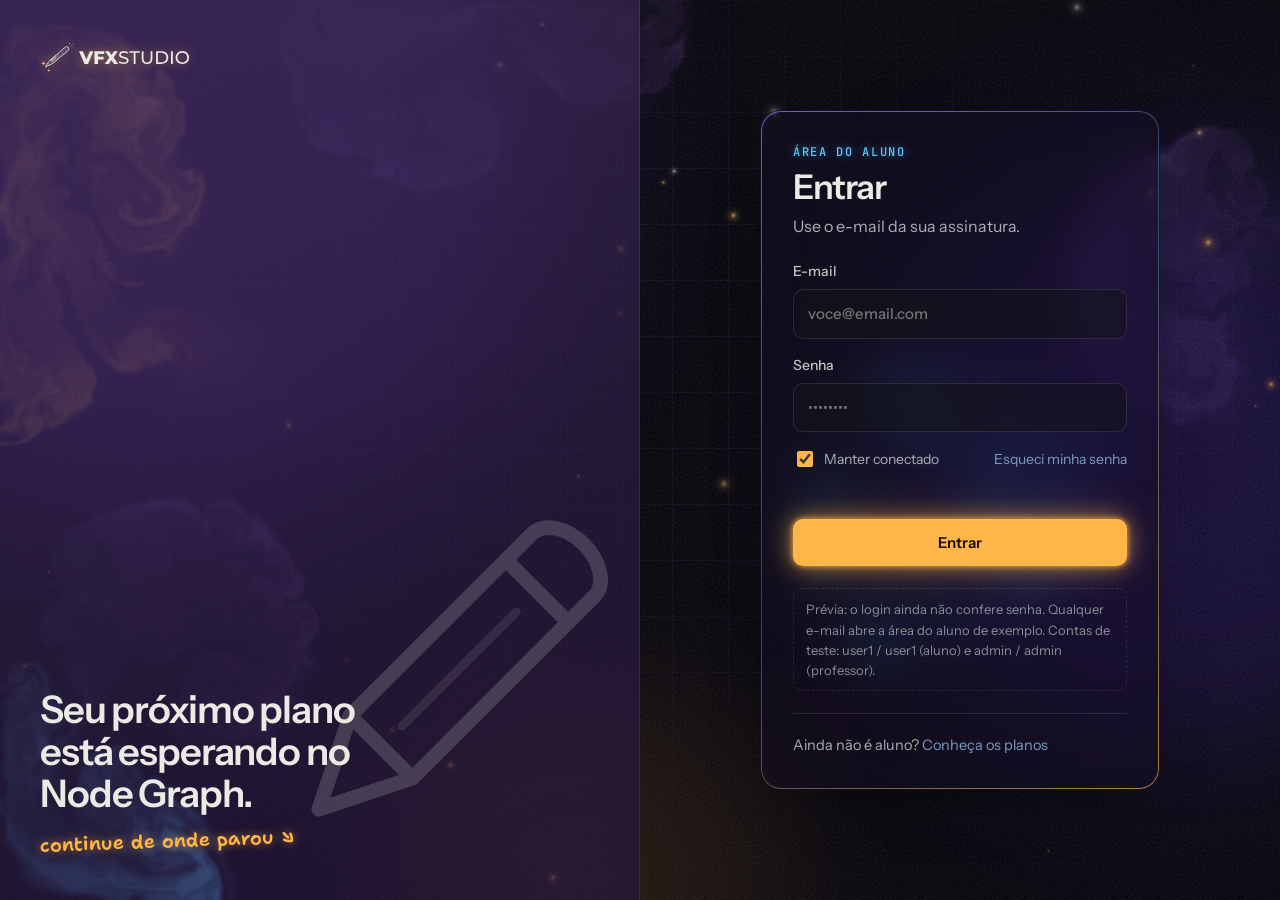
<file: login.html>
<!doctype html>
<html lang="pt-BR">
<head>
<script>/* atualiza sozinho: se esta página estiver velha no cache, recarrega com a versão nova (ver scripts/versao.sh) */
window.FOS_BUILD='202611261821';(function(){try{fetch('version.txt?t='+Date.now(),{cache:'no-store'}).then(function(r){return r.ok?r.text():''}).then(function(v){v=(v||'').trim();if(!v||v===window.FOS_BUILD)return;var k='fosv-'+v;if(sessionStorage.getItem(k))return;sessionStorage.setItem(k,'1');var u=new URL(location.href);u.searchParams.set('v',v);location.replace(u.href)}).catch(function(){})}catch(e){}})();</script>
<meta charset="utf-8">
<meta name="viewport" content="width=device-width,initial-scale=1">
<title>Entrar · vfxstudio</title>
<meta name="robots" content="noindex">
<meta name="theme-color" content="#18191C">
<link rel="icon" href="favicon.svg?v=3" type="image/svg+xml">
<link rel="preconnect" href="https://fonts.googleapis.com">
<link rel="preconnect" href="https://fonts.gstatic.com" crossorigin>
<link rel="stylesheet" href="https://fonts.googleapis.com/css2?family=Shantell+Sans:wght@400;600&family=Instrument+Sans:wght@400;500;600&family=JetBrains+Mono:wght@400;500&display=swap">
<link rel="stylesheet" href="assets/fosfena.css">
<style>
body{min-height:100vh;min-height:100dvh;display:flex;flex-direction:column}
.split{flex:1;display:grid;grid-template-columns:1fr 1fr}
.art{background:var(--fos-roxo);padding:40px;display:flex;flex-direction:column;justify-content:space-between;gap:32px;position:relative;overflow:hidden}
.art .big{position:absolute;right:-60px;bottom:-40px;width:min(520px,80%);opacity:.18;color:var(--fg)}
.art blockquote{margin:0;max-width:22em;position:relative;z-index:1}
.art .brand{position:relative;z-index:1}
.art blockquote p{font-family:var(--f-display);font-size:clamp(26px,3vw,38px);font-weight:600;letter-spacing:-.03em;line-height:1.1}
.art .mao{font-size:19px;display:block;margin-top:16px;transform:rotate(-2deg);transform-origin:left}
.side{display:flex;align-items:center;justify-content:center;padding:40px 16px}
.card{width:min(400px,100%);display:flex;flex-direction:column;gap:22px}
.card h1{font-size:34px}
.card .sub{color:var(--muted)}
form{display:flex;flex-direction:column;gap:16px}
label{display:flex;flex-direction:column;gap:7px;font-size:14px;font-weight:500;color:var(--soft)}
input[type=text],input[type=password]{background:var(--panel);border:1px solid var(--line);border-radius:10px;padding:12px 14px;font-size:15px;color:var(--fg);width:100%}
input:focus{outline:2px solid var(--accent);outline-offset:1px;border-color:transparent}
.row{display:flex;justify-content:space-between;align-items:center;gap:12px;font-size:14px}
.row label{flex-direction:row;align-items:center;gap:8px;font-weight:400;color:var(--muted)}
.row input{accent-color:var(--accent);width:16px;height:16px}
.row a,.alt a{color:var(--link)}
.row a:hover,.alt a:hover{text-decoration:underline}
.err{color:#e8a39a;font-size:14px;min-height:1.2em}
.alt{color:var(--muted);font-size:14.5px;border-top:1px solid var(--line);padding-top:20px}
.note{font-size:13px;color:var(--faint);border:1px dashed var(--line);border-radius:8px;padding:10px 12px}
@media (max-width:820px){ .split{grid-template-columns:1fr} .art{padding:24px 16px;min-height:0} .art blockquote{display:none} .art .big{display:none} }
</style>
<link rel="stylesheet" href="assets/fx.css?v=3">
<link rel="stylesheet" href="assets/neon.css">
<style>
.art{background:linear-gradient(160deg,rgba(59,42,82,.7),rgba(40,22,70,.55))!important;border-right:1px solid rgba(236,234,228,.08)}
.card{padding:32px;border-radius:20px}
input[type=text],input[type=password]{background:rgba(20,21,24,.55)!important}
@media (max-width:820px){.card{padding:22px}}
</style>
</head>
<body>
<div class="split">
  <aside class="art">
    <a class="brand" href="index.html" aria-label="vfxstudio, página inicial"><img src="assets/logo.svg?v=3" alt="vfxstudio" width="152" height="34"></a>
    <blockquote><p>Seu próximo plano está esperando no Node Graph.</p><span class="mao">continue de onde parou ↘</span></blockquote>
    <svg class="big" viewBox="0 0 64 64" aria-hidden="true"><g transform="translate(32 32) rotate(-45) scale(.92) translate(-32 -32)" fill="none" stroke="currentColor" stroke-width="2" stroke-linejoin="round" stroke-linecap="round"><path d="M20 26 H50 V38 H20 Z"/><path d="M50 26 H55 A4 6 0 0 1 55 38 H50"/><path d="M20 26 L8 32 L20 38"/><path d="M24 32 H46" stroke-width="1.2" opacity=".55"/></g></svg>
  </aside>
  <main class="side">
    <div class="card">
      <div style="display:flex;flex-direction:column;gap:8px"><span class="eyebrow">Área do aluno</span><h1>Entrar</h1><p class="sub">Use o e-mail da sua assinatura.</p></div>
      <form id="f" novalidate>
        <label>E-mail<input type="text" inputmode="email" id="email" autocomplete="username" placeholder="voce@email.com" autocapitalize="none" spellcheck="false" required></label>
        <label>Senha<input type="password" id="pw" autocomplete="current-password" placeholder="••••••••" required></label>
        <div class="row"><label><input type="checkbox" checked> Manter conectado</label><a href="#" id="forgot">Esqueci minha senha</a></div>
        <p class="err" id="err" role="alert"></p>
        <button class="btn btn-primary btn-block" type="submit">Entrar</button>
      </form>
      <p class="note">Prévia: o login ainda não confere senha. Qualquer e-mail abre a área do aluno de exemplo. Contas de teste: user1 / user1 (aluno) e admin / admin (professor).</p>
      <p class="alt">Ainda não é aluno? <a href="index.html#precos">Conheça os planos</a></p>
    </div>
  </main>
</div>
<div class="toast" id="toast" role="status"></div>
<script src="assets/sessao.js"></script>
<script>
const f=document.getElementById('f'), err=document.getElementById('err');
f.addEventListener('submit',e=>{
  e.preventDefault();
  const em=document.getElementById('email').value.trim(), pw=document.getElementById('pw').value;
  const r=FosfenaSessao.entrar(em, pw);
  if(r.erro){ err.textContent=r.erro; return; }
  err.textContent='';
  location.href='aluno.html';
});
let t; document.getElementById('forgot').addEventListener('click',e=>{ e.preventDefault(); const el=document.getElementById('toast'); el.textContent='Na versão final, enviamos um link para redefinir a senha.'; el.classList.add('show'); clearTimeout(t); t=setTimeout(()=>el.classList.remove('show'),2800); });
</script>
<script>window.FX={glass:'.card',glow:'.btn-ghost',tilt:'',reveal:'.card>*',words:'.art blockquote p'};</script>
<script src="assets/fx.js?v=7" defer></script>
<script src="assets/fluid.js?v=3" defer></script>
</body>
</html>
</file>
<file: assets/fx.css>
/* Fosfena · acabamento: luz de fundo, vidro, brilho que segue o mouse e entradas ao rolar. */
body{background:#141518}
.aura{position:fixed;inset:0;z-index:-1;overflow:hidden;pointer-events:none;background:#141518}
.aura i{position:absolute;border-radius:50%;filter:blur(90px);opacity:.75;will-change:transform}
.aura .b1{width:62vmax;height:62vmax;left:-18vmax;top:-22vmax;background:#3B2A52;animation:drift1 11s ease-in-out infinite alternate}
.aura .b2{width:46vmax;height:46vmax;right:-16vmax;top:18vh;background:#4a3468;opacity:.55;animation:drift2 14s ease-in-out infinite alternate}
.aura .b3{width:30vmax;height:30vmax;left:30vw;bottom:-14vmax;background:#E0A84E;opacity:.13;animation:drift3 9s ease-in-out infinite alternate}
.aura::after{content:"";position:absolute;inset:0;background:radial-gradient(520px circle at var(--mx,50%) var(--my,-40%),rgba(224,168,78,.09),transparent 60%);transition:background .1s}
.aura::before{content:"";position:absolute;inset:0;z-index:1;opacity:.05;background-image:url("data:image/svg+xml,%3Csvg xmlns='http://www.w3.org/2000/svg' width='160' height='160'%3E%3Cfilter id='n'%3E%3CfeTurbulence type='fractalNoise' baseFrequency='.9' numOctaves='2' stitchTiles='stitch'/%3E%3C/filter%3E%3Crect width='100%25' height='100%25' filter='url(%23n)'/%3E%3C/svg%3E")}
@keyframes drift1{50%{transform:translate(22vmax,6vmax) scale(1.15)}to{transform:translate(10vmax,20vmax) scale(.95)}}
@keyframes drift2{50%{transform:translate(-20vmax,14vmax) scale(1.1)}to{transform:translate(-8vmax,-12vmax) scale(.9)}}
@keyframes drift3{50%{transform:translate(-24vmax,-18vmax) scale(1.3);opacity:.22}to{transform:translate(14vmax,-30vmax) scale(.9)}}

/* vidro */
.glass,.fx-glass{background:rgba(38,40,46,.42)!important;-webkit-backdrop-filter:blur(22px) saturate(150%);backdrop-filter:blur(22px) saturate(150%);border:1px solid rgba(236,234,228,.09)!important;box-shadow:inset 0 1px 0 rgba(255,255,255,.07),0 20px 50px -24px rgba(0,0,0,.6)}

/* brilho que segue o mouse dentro do card */
.fx-glow{position:relative;isolation:isolate}
.fx-glow::before{content:"";position:absolute;inset:0;border-radius:inherit;pointer-events:none;z-index:-1;opacity:0;transition:opacity .3s;background:radial-gradient(360px circle at var(--x,50%) var(--y,50%),rgba(224,168,78,.13),transparent 65%)}
.fx-glow::after{content:"";position:absolute;inset:-1px;border-radius:inherit;pointer-events:none;padding:1px;opacity:0;transition:opacity .3s;background:radial-gradient(240px circle at var(--x,50%) var(--y,50%),rgba(224,168,78,.75),transparent 70%);-webkit-mask:linear-gradient(#000 0 0) content-box,linear-gradient(#000 0 0);-webkit-mask-composite:xor;mask:linear-gradient(#000 0 0) content-box exclude,linear-gradient(#000 0 0)}
.fx-glow:hover::before,.fx-glow:hover::after{opacity:1}
.fx-tilt{transition:transform .5s cubic-bezier(.2,.8,.2,1),box-shadow .3s;transform:perspective(900px) rotateX(var(--rx,0deg)) rotateY(var(--ry,0deg)) translateY(var(--ty,0px))}
.fx-tilt:hover{--ty:-4px}

/* botões */
.btn-primary{position:relative;overflow:hidden;box-shadow:0 8px 28px -10px rgba(224,168,78,.65)}
.btn-primary::after{content:"";position:absolute;top:0;bottom:0;left:-60%;width:40%;transform:skewX(-20deg);background:linear-gradient(90deg,transparent,rgba(255,255,255,.45),transparent);transition:left .6s}
.btn-primary:hover::after{left:120%}
.btn-primary:hover{transform:translateY(-1px)}
.btn-ghost{background:rgba(236,234,228,.04);-webkit-backdrop-filter:blur(10px);backdrop-filter:blur(10px)}
.btn{transition:transform .2s,filter .2s,background .2s}

/* entrada ao rolar */
.fx-reveal{opacity:0;transform:translateY(26px) scale(.985);filter:blur(6px);transition:opacity .8s cubic-bezier(.2,.8,.2,1),transform .8s cubic-bezier(.2,.8,.2,1),filter .8s;transition-delay:var(--d,0ms)}
.fx-reveal.in{opacity:1;transform:none;filter:none}
.fx-reveal.in.fx-tilt{transform:perspective(900px) rotateX(var(--rx,0deg)) rotateY(var(--ry,0deg)) translateY(var(--ty,0px))}

/* palavras do título */
.fx-words .w{display:inline-block;opacity:0;transform:translateY(.45em);filter:blur(8px);animation:wordIn .9s cubic-bezier(.2,.8,.2,1) forwards;animation-delay:calc(var(--i)*70ms + 120ms)}
@keyframes wordIn{to{opacity:1;transform:none;filter:none}}

@media (hover:none),(pointer:coarse){
  .aura i{animation:none;filter:blur(70px)}
  .aura::after{display:none}
  .fx-tilt{transform:none!important}
}
@media (prefers-reduced-motion:reduce){
  .aura i{animation:none}
  .fx-reveal{opacity:1;transform:none;filter:none;transition:none}
  .fx-words .w{animation:none;opacity:1;transform:none;filter:none}
  .fx-tilt{transform:none!important}
  .btn-primary::after{display:none}
}

/* fosfenas: pontos de luz flutuando */
.aura canvas{position:absolute;inset:0;width:100%;height:100%;z-index:2}

/* cursor com brilho */
.fx-cur,.fx-ring{position:fixed;left:0;top:0;pointer-events:none;z-index:9999;border-radius:50%;transform:translate3d(-100px,-100px,0)}
.fx-cur{width:8px;height:8px;margin:-4px 0 0 -4px;background:#E0A84E;box-shadow:0 0 12px 3px rgba(224,168,78,.7)}
.fx-ring{width:36px;height:36px;margin:-18px 0 0 -18px;border:1.5px solid rgba(224,168,78,.55);transition:width .25s,height .25s,margin .25s,background .25s,border-color .25s}
.fx-ring.big{width:64px;height:64px;margin:-32px 0 0 -32px;background:rgba(224,168,78,.08);border-color:rgba(224,168,78,.9)}
.fx-ring.down{width:26px;height:26px;margin:-13px 0 0 -13px}
.fx-ring{transition:width .25s,height .25s,margin .25s,background .25s,border-color .25s,opacity .2s}
.fx-cur{transition:opacity .2s}
.fx-cur.off,.fx-ring.off{opacity:0}
.fx-cur,.fx-ring{will-change:transform}
/* cursor "track": igual ao marcador de tracking do Nuke (cruz no centro, quadrado do padrão e área de busca tracejada) */
.fx-cur{width:13px;height:13px;margin:-6.5px 0 0 -6.5px;border-radius:0;background:
  linear-gradient(#E0A84E,#E0A84E) center/1.5px 100% no-repeat,linear-gradient(#E0A84E,#E0A84E) center/100% 1.5px no-repeat;box-shadow:none;filter:drop-shadow(0 0 4px rgba(224,168,78,.8))}
.fx-ring{width:30px;height:30px;margin:-15px 0 0 -15px;border-radius:0;border:1.5px solid rgba(224,168,78,.9);box-shadow:0 0 10px rgba(224,168,78,.25)}
.fx-ring::before{content:'';position:absolute;inset:-12px;border:1px dashed rgba(224,168,78,.45);transition:inset .25s,border-color .25s}
.fx-ring::after{content:'';position:absolute;left:-3px;top:-3px;width:5px;height:5px;background:#E0A84E;box-shadow:28px 0 #E0A84E,0 28px #E0A84E,28px 28px #E0A84E;opacity:.9;transition:box-shadow .25s}
.fx-ring.big{width:46px;height:46px;margin:-23px 0 0 -23px;background:rgba(224,168,78,.06);border-color:#E0A84E}
.fx-ring.big::before{inset:-16px;border-color:rgba(224,168,78,.7)}
.fx-ring.big::after{box-shadow:44px 0 #E0A84E,0 44px #E0A84E,44px 44px #E0A84E}
.fx-ring.down{width:22px;height:22px;margin:-11px 0 0 -11px}
.fx-ring.down::before{inset:-6px}
.fx-ring.down::after{box-shadow:20px 0 #E0A84E,0 20px #E0A84E,20px 20px #E0A84E}

body.fx-off .aura i{animation-play-state:paused}body.fx-off .aura canvas,body.fx-off .aura .fx-fluid{display:none}

/* faixa correndo */
.ticker{overflow:hidden;border-block:1px solid rgba(236,234,228,.08);background:rgba(38,40,46,.35);-webkit-backdrop-filter:blur(14px);backdrop-filter:blur(14px);padding:16px 0;-webkit-mask:linear-gradient(90deg,transparent,#000 8%,#000 92%,transparent);mask:linear-gradient(90deg,transparent,#000 8%,#000 92%,transparent)}
.ticker .track{display:flex;width:max-content;animation:tick 38s linear infinite}
.ticker:hover .track{animation-play-state:paused}
.ticker span{display:inline-flex;align-items:center;gap:22px;padding-right:22px;font-family:var(--f-display);font-size:clamp(20px,2.4vw,30px);font-weight:600;letter-spacing:-.02em;color:rgba(236,234,228,.85);white-space:nowrap}
.ticker span::after{content:"";width:9px;height:9px;border-radius:50%;background:#E0A84E;box-shadow:0 0 14px 2px rgba(224,168,78,.7)}
.ticker span:nth-child(3n+2){font-family:var(--f-mao);color:#E0A84E;font-weight:600}
.ticker.rev .track{animation-direction:reverse;animation-duration:46s}
@keyframes tick{to{transform:translateX(-50%)}}

/* números */
.stats-row{display:grid;grid-template-columns:repeat(4,1fr);gap:16px}
.stat{padding:24px;border-radius:16px;display:flex;flex-direction:column;gap:6px}
.stat b{font-family:var(--f-display);font-weight:600;font-size:clamp(38px,4.6vw,58px);letter-spacing:-.04em;line-height:1;color:var(--fg)}
.stat b small{font-size:.5em;color:var(--accent);margin-left:2px}
.stat span{color:var(--muted);font-size:14.5px}
@media (max-width:820px){.stats-row{grid-template-columns:1fr 1fr}}

/* traço de lápis */
.pencil{position:relative;display:inline-block;white-space:nowrap}
.pencil svg{position:absolute;left:-4%;bottom:-.18em;width:108%;height:.42em;overflow:visible}
.pencil path{fill:none;stroke:#E0A84E;stroke-width:5;stroke-linecap:round;stroke-dasharray:var(--len,400);stroke-dashoffset:var(--len,400);transition:stroke-dashoffset 1.1s cubic-bezier(.6,.1,.2,1) .35s}
.pencil.in path{stroke-dashoffset:0}

/* moldura do reel respirando */
.frame{animation:breathe 5s ease-in-out infinite}
@keyframes breathe{50%{box-shadow:0 40px 140px -30px rgba(224,168,78,.35),0 0 0 1px rgba(224,168,78,.35)}}

@media (hover:none),(pointer:coarse){ .fx-cur,.fx-ring{display:none} }
@media (prefers-reduced-motion:reduce){
  .ticker .track,.frame{animation:none}
  .pencil path{stroke-dashoffset:0;transition:none}
  .fx-cur,.fx-ring{display:none}
}

/* fumaça de luz (simulação de fluido) */
.aura .fx-fluid{position:absolute;inset:0;width:100%;height:100%;z-index:1;opacity:.7;mix-blend-mode:screen}
body:has(.app) .aura .fx-fluid{opacity:.45}
</file>
<file: assets/cursos.css>
/* Fosfena · cor de cada curso: Nuke em amarelo/laranja, Flame em azul/roxo.
   Use a classe c-nk ou c-fl no bloco do curso (cabeçalho, grade de módulos, aula). */
.c-nk{--cc:#FFB547;--cc2:#FF8A3D;--cc-rgb:255,181,71}
.c-fl{--cc:#9B6BFF;--cc2:#5CC8FF;--cc-rgb:155,107,255}
:is(.course-h,.mods,.mgrid,.mhead).c-nk .code-pill,:is(.course-h,.mods,.mgrid,.mhead).c-fl .code-pill{border-color:rgba(var(--cc-rgb),.65)!important;color:var(--cc)!important;background:rgba(var(--cc-rgb),.08);box-shadow:0 0 16px -4px rgba(var(--cc-rgb),.55)}
.course-h.c-nk h2,.course-h.c-nk h3,.course-h.c-fl h2,.course-h.c-fl h3{background:linear-gradient(90deg,var(--cc),var(--cc2));-webkit-background-clip:text;background-clip:text;color:transparent}
:is(.course-h,.mods,.mgrid,.mhead).c-nk .tag,:is(.course-h,.mods,.mgrid,.mhead).c-fl .tag{border-color:rgba(var(--cc-rgb),.55)!important;color:var(--cc)!important}
:is(.course-h,.mods,.mgrid,.mhead).c-nk .tag.acc,:is(.course-h,.mods,.mgrid,.mhead).c-fl .tag.acc{background:rgba(var(--cc-rgb),.12)}
:is(.course-h,.mods,.mgrid,.mhead).c-nk .code,:is(.course-h,.mods,.mgrid,.mhead).c-fl .code{color:var(--cc)!important;border-color:rgba(var(--cc-rgb),.5)!important}
:is(.course-h,.mods,.mgrid,.mhead).c-nk .eyebrow,:is(.course-h,.mods,.mgrid,.mhead).c-fl .eyebrow{color:var(--cc)!important}
.c-nk .mod,.c-fl .mod,.c-nk .mcard,.c-fl .mcard{border-top:2px solid rgba(var(--cc-rgb),.75)!important;transition:box-shadow .3s,border-color .3s}
.c-nk .mod.soon,.c-fl .mod.soon,.c-nk .mcard.later,.c-fl .mcard.later{border-top-style:dashed!important;border-color:rgba(var(--cc-rgb),.35)!important}
.c-nk .mod:hover,.c-fl .mod:hover,.c-nk a.mcard:hover,.c-fl a.mcard:hover{box-shadow:0 0 34px -12px rgba(var(--cc-rgb),.8)}
:is(.course-h,.mods,.mgrid,.mhead).c-nk .bar i,:is(.course-h,.mods,.mgrid,.mhead).c-fl .bar i{background:linear-gradient(90deg,var(--cc2),var(--cc))!important}
/* aula: o destaque da página segue o curso */
.lesson.c-fl{--accent:#9B6BFF}
.lesson.c-nk{--accent:#E0A84E}
/* Nuke e Flame lado a lado, cada um com o seu ambiente (tela dividida ao meio) */
.csplit{display:grid;grid-template-columns:1fr 1fr;border:1px solid rgba(236,234,228,.1);border-radius:22px;overflow:hidden;position:relative;background:rgba(12,11,18,.35)}
.csplit::after{content:'';position:absolute;top:24px;bottom:24px;left:50%;width:1px;background:linear-gradient(transparent,rgba(255,181,71,.5) 30%,rgba(155,107,255,.5) 70%,transparent)}
.cside{padding:clamp(20px,3vw,34px);display:flex;flex-direction:column;gap:18px;min-width:0;background:radial-gradient(120% 70% at 50% 0%,rgba(var(--cc-rgb),.16),transparent 70%)}
.cside .course-h{margin:0!important}
.cside :is(.mods,.mgrid){display:grid!important;grid-template-columns:1fr!important;gap:16px!important;margin:0!important}
.cside .mods>div{display:contents!important}
@media (max-width:860px){.csplit{grid-template-columns:1fr}.csplit::after{display:none}.cside.c-fl{border-top:1px solid rgba(155,107,255,.35)}}
/* emblemas dos cursos (assets/emblemas.js) */
.emb{flex:none;display:inline-block;vertical-align:middle}
.course-h .emb{filter:drop-shadow(0 0 12px rgba(var(--cc-rgb),.45))}
.cside{position:relative;overflow:hidden;isolation:isolate}
.cside .cwm{position:absolute;right:-50px;bottom:-50px;opacity:.11;z-index:-1;pointer-events:none;transform:rotate(-12deg);filter:blur(.5px)}
.hero-emb{display:inline-flex;align-items:center;gap:6px;flex-wrap:wrap}
.hero-emb .emb{margin-left:2px}
.mhead .emb{filter:drop-shadow(0 0 10px rgba(var(--cc-rgb),.4))}
/* topo da home: "Escola de VFX · Nuke e Flame" maior (pedido do Mauricio) */
.hero .eyebrow.hero-emb{font-size:clamp(15px,1.6vw,19px);gap:8px}
</file>
<file: assets/neon.css>
/* Fosfena · camada neon (arte digital). Base da marca: grafite, roxo noturno e âmbar; o neon entra como luz. */
:root{
  --neon-ambar:#FFB547; --neon-roxo:#9B6BFF; --neon-ciano:#5CC8FF;
  --glow-ambar:0 0 6px rgba(255,181,71,.9),0 0 22px rgba(255,181,71,.55),0 0 48px rgba(255,181,71,.25);
  --glow-roxo:0 0 8px rgba(155,107,255,.8),0 0 28px rgba(155,107,255,.45);
  --accent:var(--neon-ambar);
}
body{background:#0c0b12}
.aura{background:#0c0b12}
.aura .b1{background:#3a1f6b}
.aura .b2{background:#2a1a5c}
.aura .b3{background:#ff9d2e;opacity:.12}

/* grade digital ao fundo */
.aura::before{opacity:1!important;background:
  linear-gradient(rgba(155,107,255,.07) 1px,transparent 1px) 0 0/56px 56px,
  linear-gradient(90deg,rgba(155,107,255,.07) 1px,transparent 1px) 0 0/56px 56px!important;
  -webkit-mask:radial-gradient(ellipse 80% 70% at 50% 40%,#000 30%,transparent 80%);mask:radial-gradient(ellipse 80% 70% at 50% 40%,#000 30%,transparent 80%)}

/* textos com luz */
h1 em,h2 em,.hero h1 em .w{color:var(--neon-ambar)!important;text-shadow:var(--glow-ambar)}
.hero h1{text-shadow:0 0 30px rgba(155,107,255,.35)}
.eyebrow{color:var(--neon-ciano)!important;text-shadow:0 0 10px rgba(92,200,255,.55);letter-spacing:.14em}
.mao{color:var(--neon-ambar);text-shadow:0 0 10px rgba(255,181,71,.6)}
.brand img,.brand svg{filter:drop-shadow(0 0 6px rgba(255,181,71,.55))}

/* botões */
.btn-primary{background:var(--neon-ambar)!important;color:#140c00!important;box-shadow:var(--glow-ambar)!important}
.btn-ghost{box-shadow:inset 0 0 0 1px rgba(155,107,255,.6),0 0 14px rgba(155,107,255,.25)!important}
.btn-ghost:hover{box-shadow:inset 0 0 0 1px var(--neon-roxo),var(--glow-roxo)!important;background:rgba(155,107,255,.1)!important}

/* cards: borda em gradiente neon */
.fx-glass{position:relative;border-color:transparent!important;background:rgba(20,16,34,.55)!important}
.fx-glass::after{content:"";position:absolute;inset:0;border-radius:inherit;padding:1px;pointer-events:none;opacity:.85;
  background:linear-gradient(135deg,rgba(155,107,255,.9),rgba(92,200,255,.35) 45%,rgba(255,181,71,.8));
  -webkit-mask:linear-gradient(#000 0 0) content-box,linear-gradient(#000 0 0);-webkit-mask-composite:xor;mask:linear-gradient(#000 0 0) content-box exclude,linear-gradient(#000 0 0)}
.fx-glow:hover{box-shadow:0 0 0 1px rgba(155,107,255,.5),0 0 40px -6px rgba(155,107,255,.6),0 0 80px -20px rgba(255,181,71,.5)!important}
.plan.best{box-shadow:0 0 0 1.5px var(--neon-ambar),var(--glow-ambar)!important}

/* linhas de seção */
section.blk{border-top:0!important;position:relative}
section.blk::before{content:"";position:absolute;left:8%;right:8%;top:0;height:1px;background:linear-gradient(90deg,transparent,var(--neon-roxo),var(--neon-ambar),transparent);opacity:.6;box-shadow:0 0 12px rgba(155,107,255,.6)}

/* faixa e pôsteres */
.ticker{border-block:1px solid rgba(155,107,255,.35);box-shadow:0 0 30px -10px rgba(155,107,255,.6) inset}
.ticker span::after{background:var(--neon-ambar);box-shadow:var(--glow-ambar)}
.pcard{box-shadow:0 0 0 1px rgba(155,107,255,.35),0 12px 40px -18px rgba(155,107,255,.8)}
.pcard:hover{box-shadow:0 0 0 1.5px var(--neon-ambar),var(--glow-ambar)}
.frame{box-shadow:0 0 0 1px rgba(155,107,255,.6),0 0 60px -10px rgba(155,107,255,.7)!important}

/* números */
.stat b{text-shadow:0 0 18px rgba(155,107,255,.55)}
.stat b small{color:var(--neon-ambar);text-shadow:var(--glow-ambar)}

/* área do aluno */
.bar i{background:linear-gradient(90deg,var(--neon-roxo),var(--neon-ambar))!important;box-shadow:0 0 10px rgba(255,181,71,.6)}
.code{color:var(--neon-ambar)!important;border-color:rgba(255,181,71,.6)!important;box-shadow:0 0 10px rgba(255,181,71,.3)}
.nav a.on{box-shadow:inset 2px 0 0 var(--neon-ambar),0 0 18px -6px rgba(155,107,255,.8)}
.state.done{box-shadow:0 0 12px rgba(255,181,71,.6)}
.bigplay{box-shadow:var(--glow-ambar)}
.fx-ring{border-color:rgba(92,200,255,.7)!important;box-shadow:0 0 12px rgba(92,200,255,.5)}

@media (prefers-reduced-motion:reduce){.aura::before{-webkit-mask:none;mask:none}}
</file>
<file: assets/marca.css>
/* vfxstudio · wordmark em texto (Montserrat: VFX 800, STUDIO 500). Fonte servida pelo próprio site (SIL OFL, assets/fonts/montserrat-LICENSE.txt). */
@font-face{font-family:"Montserrat";font-weight:500;font-style:normal;font-display:swap;src:url(fonts/montserrat-latin-500-normal.woff2) format("woff2")}
@font-face{font-family:"Montserrat";font-weight:800;font-style:normal;font-display:swap;src:url(fonts/montserrat-latin-800-normal.woff2) format("woff2")}
b.wm,.wm{font-family:"Montserrat",var(--f-display,sans-serif)!important;font-weight:800!important;letter-spacing:0!important;text-transform:uppercase}
.wm span{font-weight:500}
</file>
<file: assets/portfolio.css>
/* vfxstudio · portfólio do aluno (aluno.html e admin.html). Cor do curso vem de .c-nk / .c-fl (assets/cursos.css): --cc, --cc2, --cc-rgb */
.pf-wrap{--pf-line:var(--line,rgba(236,234,228,.12));--pf-mut:var(--muted,#aeb0b5);--pf-fg:var(--fg,#ECEAE4);--cc:#FFB547;--cc2:#FF8A3D;--cc-rgb:255,181,71}
.pf-wrap .c-fl,.pf-modal .c-fl{--cc:#9B6BFF;--cc2:#5CC8FF;--cc-rgb:155,107,255}
.pf-head{display:flex;justify-content:space-between;align-items:flex-end;gap:16px;flex-wrap:wrap}
.pf-seg{display:inline-flex;gap:4px;padding:4px;border:1px solid var(--pf-line);border-radius:12px;background:rgba(10,9,16,.45)}
.pf-seg button{font:inherit;font-size:14px;font-weight:600;color:var(--pf-mut);padding:8px 14px;border-radius:9px;border:0;background:none;cursor:pointer;display:inline-flex;gap:8px;align-items:center}
.pf-seg button[aria-pressed="true"]{color:var(--pf-fg);background:rgba(255,181,71,.14);box-shadow:inset 0 0 0 1px rgba(255,181,71,.55),0 0 22px -8px rgba(255,181,71,.8)}
.pf-seg em{font-style:normal;font:600 11px "JetBrains Mono",monospace;background:#FFB547;color:#140c00;border-radius:99px;padding:1px 7px}
.pf-grid{display:grid;grid-template-columns:repeat(auto-fill,minmax(260px,1fr));gap:16px}
.pf-card{position:relative;text-align:left;font:inherit;color:inherit;cursor:pointer;display:flex;flex-direction:column;border-radius:14px;overflow:hidden;border:1px solid var(--pf-line);border-top:2px solid rgba(var(--cc-rgb),.8);background:rgba(18,16,28,.72);padding:0;transition:box-shadow .3s,transform .3s,border-color .3s}
.pf-card:hover,.pf-card:focus-visible{box-shadow:0 0 38px -12px rgba(var(--cc-rgb),.85);transform:translateY(-2px)}
.pf-thumb{aspect-ratio:16/9;background:#0b0a10 center/cover no-repeat;position:relative;display:block}
.pf-thumb::after{content:"";position:absolute;inset:0;background:linear-gradient(180deg,transparent 55%,rgba(5,4,10,.75))}
.pf-thumb .pf-v{position:absolute;left:10px;bottom:8px;z-index:1;font:500 11.5px "JetBrains Mono",monospace;color:#fff;background:rgba(0,0,0,.45);border:1px solid rgba(255,255,255,.2);padding:2px 7px;border-radius:6px}
.pf-thumb .pf-star{position:absolute;right:10px;top:8px;z-index:1;font:600 11px "JetBrains Mono",monospace;letter-spacing:.08em;text-transform:uppercase;color:#140c00;background:linear-gradient(90deg,var(--cc),var(--cc2));padding:3px 8px;border-radius:99px;box-shadow:0 0 18px -2px rgba(var(--cc-rgb),.9)}
.pf-b1{padding:12px 14px 14px;display:flex;flex-direction:column;gap:6px}
.pf-b1 h3{margin:0;font-size:16.5px;line-height:1.25}
.pf-eb{font:500 11px "JetBrains Mono",monospace;letter-spacing:.08em;text-transform:uppercase;color:var(--cc)}
.pf-meta{display:flex;flex-wrap:wrap;gap:6px 10px;align-items:center;font-size:12.5px;color:var(--pf-mut)}
.pf-pill{font:11.5px "JetBrains Mono",monospace;padding:2px 8px;border-radius:99px;border:1px solid var(--pf-line);white-space:nowrap}
.pf-pill.aguardando{color:#f6d36b;border-color:rgba(246,211,107,.45)}
.pf-pill.com-feedback{color:#7be0a5;border-color:rgba(123,224,165,.45)}
.pf-pill.novo{color:#140c00;background:#FFB547;border-color:#FFB547}
.pf-empty{border:1px dashed var(--pf-line);border-radius:14px;padding:26px;text-align:center;color:var(--pf-mut);font-size:14.5px;line-height:1.55}
.pf-note{font-size:13px;color:var(--pf-mut);line-height:1.55;border-left:2px solid rgba(155,107,255,.6);padding-left:10px;margin:0}
.pf-note b{color:var(--pf-fg)}

/* formulário de envio */
.pf-form{border:1px solid rgba(255,181,71,.35);border-radius:16px;padding:18px;background:rgba(255,181,71,.035);display:grid;grid-template-columns:1fr 1fr;gap:14px 16px}
.pf-form .full{grid-column:1/-1}
@media (max-width:720px){.pf-form{grid-template-columns:1fr}}
.pf-form label{display:flex;flex-direction:column;gap:6px;font-size:13px;color:var(--pf-mut)}
.pf-form input[type=text],.pf-form select,.pf-form textarea{font:inherit;font-size:14.5px;color:var(--pf-fg);background:rgba(10,9,16,.6);border:1px solid var(--pf-line);border-radius:10px;padding:10px 12px;width:100%;box-sizing:border-box}
.pf-form textarea{min-height:84px;resize:vertical}
.pf-form select option{background:#17151f}
.pf-check{flex-direction:row!important;align-items:flex-start;gap:10px!important;color:var(--pf-fg)!important;font-size:14px!important;line-height:1.45}
.pf-check input{margin-top:3px;accent-color:#FFB547;width:16px;height:16px}
.pf-check small{display:block;color:var(--pf-mut);font-size:12.5px}
.pf-drop{border:1.5px dashed rgba(255,181,71,.55);border-radius:12px;padding:20px;text-align:center;color:var(--pf-mut);cursor:pointer;background:rgba(255,181,71,.04);display:flex;flex-direction:column;gap:4px}
.pf-drop b{color:#FFB547}.pf-drop small{font:12px "JetBrains Mono",monospace}
.pf-drop.over{background:rgba(255,181,71,.14);color:var(--pf-fg)}
.pf-drop.tem{border-style:solid;color:var(--pf-fg)}

/* janela de detalhe / estúdio de revisão */
.pf-modal{position:fixed;inset:0;z-index:60;background:rgba(5,4,10,.78);-webkit-backdrop-filter:blur(10px);backdrop-filter:blur(10px);display:flex;align-items:flex-start;justify-content:center;overflow:auto;padding:24px 16px 60px;animation:pfIn .25s ease}
@keyframes pfIn{from{opacity:0}to{opacity:1}}
.pf-box{width:min(1360px,100%);background:rgba(16,14,24,.97);border:1px solid rgba(var(--cc-rgb),.45);border-radius:18px;box-shadow:0 40px 120px -40px rgba(var(--cc-rgb),.7);display:flex;flex-direction:column}
.pf-bh{display:flex;justify-content:space-between;gap:12px;align-items:flex-start;padding:16px 18px;border-bottom:1px solid var(--pf-line,rgba(236,234,228,.12))}
.pf-bh h2{margin:4px 0 0;font-size:22px}
.pf-close{background:none;border:0;color:var(--muted,#aeb0b5);font-size:28px;line-height:1;cursor:pointer;padding:0 6px}
.pf-bd{display:grid;grid-template-columns:minmax(0,1fr) 360px;gap:0}
@media (max-width:1000px){.pf-bd{grid-template-columns:1fr}}
.pf-main{padding:16px 18px;display:flex;flex-direction:column;gap:12px;min-width:0}
.pf-side{padding:16px 18px;border-left:1px solid var(--line,rgba(236,234,228,.12));display:flex;flex-direction:column;gap:16px}
@media (max-width:1000px){.pf-side{border-left:0;border-top:1px solid var(--line,rgba(236,234,228,.12))}}
.pf-lbl{font:500 11px "JetBrains Mono",monospace;letter-spacing:.12em;text-transform:uppercase;color:var(--muted,#aeb0b5);display:block;margin-bottom:6px}
.pf-vers{display:flex;gap:6px;flex-wrap:wrap}
.pf-vers button{font:500 12.5px "JetBrains Mono",monospace;padding:5px 10px;border-radius:8px;border:1px solid var(--line,rgba(236,234,228,.12));background:transparent;color:var(--fg,#ECEAE4);cursor:pointer}
.pf-vers button[aria-pressed="true"]{border-color:var(--cc);color:var(--cc);background:rgba(var(--cc-rgb),.1)}
.pf-vers button i{font-style:normal;color:#7be0a5;margin-left:4px}
.pf-txt{margin:0;font-size:14.5px;line-height:1.55;white-space:pre-wrap;color:var(--fg,#ECEAE4)}
.pf-fb{border:1px solid rgba(123,224,165,.35);border-radius:14px;padding:14px;background:rgba(123,224,165,.04);display:flex;flex-direction:column;gap:10px}
.pf-fb.novo{border-color:rgba(255,181,71,.6);box-shadow:0 0 30px -12px rgba(255,181,71,.8)}
.pf-fb video{width:100%;border-radius:10px;background:#000;max-height:420px}
.pf-row{display:flex;gap:8px;flex-wrap:wrap;align-items:center}
.pf-btn{font:inherit;font-size:13.5px;font-weight:600;color:var(--fg,#ECEAE4);background:rgba(155,107,255,.08);border:1px solid rgba(155,107,255,.5);padding:8px 13px;border-radius:9px;cursor:pointer;display:inline-flex;align-items:center;gap:7px;text-decoration:none}
.pf-btn:hover{background:rgba(155,107,255,.18)}
.pf-btn.pri{background:#FFB547;color:#140c00;border-color:#FFB547}
.pf-btn.rec{background:#ff4d6d;border-color:#ff4d6d;color:#fff}
.pf-btn.del{background:transparent;border-color:rgba(255,123,123,.5);color:#ff9b9b}
.pf-btn:disabled{opacity:.45;cursor:not-allowed}
.pf-dot{width:9px;height:9px;border-radius:50%;background:#fff;animation:pfPulse 1s infinite}
@keyframes pfPulse{50%{opacity:.25}}
.pf-recbar{position:fixed;left:50%;top:14px;transform:translateX(-50%);z-index:80;display:flex;gap:12px;align-items:center;padding:8px 10px 8px 16px;border-radius:99px;background:rgba(20,8,14,.92);border:1px solid #ff4d6d;box-shadow:0 0 40px -8px rgba(255,77,109,.9);font:500 13.5px "JetBrains Mono",monospace;color:#fff}
.pf-cam{position:fixed;right:22px;bottom:22px;z-index:79;width:190px;height:190px;border-radius:50%;object-fit:cover;border:3px solid #FFB547;box-shadow:0 0 40px -6px rgba(255,181,71,.9);transform:scaleX(-1);background:#000}
.pf-wrap textarea,.pf-side textarea{font:inherit;font-size:14px;color:var(--fg,#ECEAE4);background:rgba(10,9,16,.6);border:1px solid var(--line,rgba(236,234,228,.12));border-radius:10px;padding:10px 12px;width:100%;box-sizing:border-box;min-height:90px;resize:vertical}
.pf-toggle{display:flex;gap:10px;align-items:flex-start;font-size:14px;line-height:1.45;cursor:pointer}
.pf-toggle input{accent-color:#FFB547;width:16px;height:16px;margin-top:3px}
.pf-toggle small{display:block;color:var(--muted,#aeb0b5);font-size:12.5px}

/* player com marcas */
.pf-player{display:flex;flex-direction:column;gap:8px;outline:none}
.pf-stage{position:relative;background:#000;border-radius:12px;overflow:hidden;aspect-ratio:16/9;max-height:68vh;width:100%}
.pf-media{position:absolute;inset:0;width:100%;height:100%;object-fit:contain;background:#000}
.pf-draw{position:absolute;pointer-events:none;touch-action:none}
.pf-stage.pen .pf-draw{pointer-events:auto;cursor:crosshair}
.pf-call{position:absolute;left:12px;top:12px;max-width:min(70%,520px);background:rgba(10,8,16,.86);border:1px solid rgba(255,181,71,.6);border-radius:10px;padding:8px 12px;font-size:14px;line-height:1.45;color:#fff;box-shadow:0 0 24px -8px rgba(255,181,71,.8)}
.pf-call b{font:600 12px "JetBrains Mono",monospace;color:#FFB547;margin-right:8px}
.pf-tl{position:relative;height:18px;border-radius:6px;background:rgba(255,255,255,.05);border:1px solid var(--line,rgba(236,234,228,.12))}
.pf-ph{position:absolute;top:-2px;bottom:-2px;width:2px;background:var(--cc,#FFB547);box-shadow:0 0 8px var(--cc,#FFB547);left:0;pointer-events:none}
.pf-mk{position:absolute;top:2px;width:12px;height:12px;margin-left:-6px;border-radius:3px;transform:rotate(45deg);background:#FFB547;border:0;cursor:pointer;box-shadow:0 0 10px rgba(255,181,71,.9);padding:0}
.pf-mk.d{background:#5CC8FF;box-shadow:0 0 10px rgba(92,200,255,.9)}
.pf-mk.on{outline:2px solid #fff;outline-offset:1px}
.pf-tools{display:flex;flex-wrap:wrap;gap:8px;align-items:center;padding:8px;border:1px solid var(--line,rgba(236,234,228,.12));border-radius:12px;background:rgba(10,9,16,.5)}
.pf-b{font:inherit;font-size:13px;font-weight:600;color:var(--fg,#ECEAE4);background:transparent;border:1px solid var(--line,rgba(236,234,228,.18));padding:7px 11px;border-radius:8px;cursor:pointer;white-space:nowrap}
.pf-b[aria-pressed="true"]{border-color:#5CC8FF;color:#5CC8FF;background:rgba(92,200,255,.1)}
.pf-b.pri{background:#FFB547;color:#140c00;border-color:#FFB547}
.pf-cores{display:inline-flex;gap:5px}
.pf-cores button{width:20px;height:20px;border-radius:50%;background:var(--k);border:2px solid transparent;cursor:pointer;padding:0}
.pf-cores button[aria-pressed="true"]{border-color:#fff;box-shadow:0 0 10px var(--k)}
.pf-sep{flex:0 0 1px;align-self:stretch;background:var(--line,rgba(236,234,228,.12))}
.pf-in{flex:1 1 220px;min-width:0;font:inherit;font-size:14px;color:var(--fg,#ECEAE4);background:rgba(10,9,16,.6);border:1px solid var(--line,rgba(236,234,228,.12));border-radius:8px;padding:7px 10px}
.pf-ml{list-style:none;margin:0;padding:0;display:flex;flex-direction:column;gap:4px;max-height:240px;overflow:auto}
.pf-ml li{display:flex;align-items:stretch;border:1px solid var(--line,rgba(236,234,228,.1));border-radius:9px}
.pf-ml li.on{border-color:#FFB547;background:rgba(255,181,71,.08)}
.pf-go{flex:1;display:flex;gap:10px;align-items:baseline;text-align:left;font:inherit;font-size:14px;color:var(--fg,#ECEAE4);background:none;border:0;padding:8px 10px;cursor:pointer;min-width:0}
.pf-tc{font:500 12.5px "JetBrains Mono",monospace;color:#FFB547;flex:0 0 auto}
.pf-ico{color:#5CC8FF;font-size:12px}
.pf-tx{overflow-wrap:anywhere}
.pf-x{background:none;border:0;color:var(--muted,#aeb0b5);font-size:18px;cursor:pointer;padding:0 10px}
@media (prefers-reduced-motion:reduce){.pf-card,.pf-modal{transition:none;animation:none}.pf-dot{animation:none}}
</file>
<file: assets/organograma.css>
/* Fosfena · organograma horizontal em leque, estética neon (vidro escuro, violeta, âmbar, ciano). */
.og{--og-ambar:#FFB547;--og-roxo:#9B6BFF;--og-ciano:#5CC8FF;--og-giz:#ECEAE4;--og-ok:#6FD3A0;
  color:var(--og-giz);font-family:"Instrument Sans",system-ui,sans-serif}
.og-top{display:flex;justify-content:space-between;align-items:center;gap:16px;flex-wrap:wrap;margin-bottom:10px}
.og-legend{display:flex;flex-wrap:wrap;align-items:center;gap:8px 14px;font-size:13px;color:#aeb0b5}
.og-l{display:inline-flex;align-items:center;gap:7px}
.og-l i{width:10px;height:10px;border-radius:50%;background:var(--c);box-shadow:0 0 8px var(--c)}
.og-tip{flex-basis:100%;font-size:12.5px;color:#8b8e96}
.s-feito{--c:var(--og-ok)} .s-agora{--c:var(--og-ambar)} .s-proximo{--c:var(--og-ciano)} .s-depois{--c:#7a7d88} .s-planejado{--c:#c39bff}
.og-prog{display:grid;grid-template-columns:auto 1fr;gap:2px 10px;align-items:baseline;min-width:220px}
.og-prog b{font-family:"JetBrains Mono",monospace;font-size:20px;color:var(--og-ambar);text-shadow:0 0 12px rgba(255,181,71,.6)}
.og-prog span{font-size:13px;color:#aeb0b5}
.og-prog i{grid-column:1/-1;height:6px;border-radius:9px;background:rgba(236,234,228,.08);overflow:hidden;display:block}
.og-prog em{display:block;height:100%;background:var(--og-ambar);box-shadow:0 0 12px rgba(255,181,71,.7);border-radius:9px}

.m-scroll{overflow-x:auto;padding:16px 4px 12px;-webkit-overflow-scrolling:touch}
.m-map{position:relative;display:inline-block;min-width:100%;padding:6px 4px}
.m-wires{position:absolute;left:0;top:0;overflow:visible;pointer-events:none;z-index:0}
.m-wires .w{stroke-width:2;stroke-linecap:round;fill:none}
.m-wires .w0{stroke:rgba(155,107,255,.75);filter:drop-shadow(0 0 4px rgba(155,107,255,.8))}
.m-wires .w1{stroke:rgba(255,181,71,.6);filter:drop-shadow(0 0 3px rgba(255,181,71,.7))}
.m-wires .w2{stroke:rgba(92,200,255,.45)}
.m-wires .dash{stroke-dasharray:5 5;stroke:rgba(92,200,255,.7)}
.m-wires .hot{stroke:var(--og-ambar);stroke-width:2.6;filter:drop-shadow(0 0 6px rgba(255,181,71,.9))}
.m-wires .wd{fill:var(--og-giz)} .m-wires .wd0{fill:var(--og-roxo)} .m-wires .wd1{fill:var(--og-ambar)} .m-wires .wd2{fill:var(--og-ciano)}

.mn{display:flex;align-items:center}
.mk{display:flex;flex-direction:column;gap:12px;margin-left:72px;padding-block:2px}
.mk .mk{gap:8px;margin-left:56px}

.mb{position:relative;z-index:1;flex:none;display:flex;flex-direction:column;gap:3px;text-align:left;font:inherit;color:inherit;border-radius:10px;
  padding:10px 14px;background:rgba(18,15,30,.88);border:1px solid rgba(236,234,228,.14);-webkit-backdrop-filter:blur(12px);backdrop-filter:blur(12px)}
.mb small{font-family:"JetBrains Mono",monospace;font-size:11px;letter-spacing:.12em;text-transform:uppercase;opacity:.9}
button.mb{cursor:pointer;transition:transform .2s,box-shadow .35s ease,border-color .35s ease,background-color .35s ease}
button.mb:hover{transform:translateX(2px)}
button.mb:focus-visible{outline:2px solid var(--og-ambar);outline-offset:3px}
.m-car{position:absolute;right:10px;top:50%;width:7px;height:7px;margin-top:-5px;border-right:2px solid currentColor;border-bottom:2px solid currentColor;transform:rotate(-45deg);opacity:.6;transition:transform .2s}
button.mb[aria-expanded="true"] .m-car{transform:rotate(135deg)}

.mb.lv0{width:200px;padding:16px;align-items:flex-start;background:rgba(155,107,255,.3);border-color:var(--og-roxo);box-shadow:0 0 0 1px rgba(155,107,255,.4),0 0 36px -4px rgba(155,107,255,.85)}
.mb.lv0 small{color:#d9ccff}
.m-code{font-family:"JetBrains Mono",monospace;font-size:13px;color:var(--og-ciano);text-shadow:0 0 10px rgba(92,200,255,.6);margin-top:4px}
.mb.lv0 b{font-size:19px;line-height:1.2}
.mb.lv1{width:210px;padding-right:28px;background:rgba(255,181,71,.13);border-color:rgba(255,181,71,.8);box-shadow:0 0 24px -8px rgba(255,181,71,.85)}
.mb.lv1 small{color:var(--og-ambar)}
.mb.lv1 b{font-size:15.5px}
.mb.lv1 span:not(.m-car){font-size:12.5px;color:#cfc8bb}
.mb.lv1.side{border-style:dashed;border-color:rgba(92,200,255,.7);background:rgba(92,200,255,.07);box-shadow:0 0 18px -6px rgba(92,200,255,.7)}
.mb.lv1.side small{color:var(--og-ciano)}
.mb.lv2{width:250px;padding-right:28px;border-color:color-mix(in srgb,var(--c) 60%,transparent);box-shadow:0 0 18px -10px var(--c)}
.mb.lv2 b{font-size:15px;line-height:1.25}
.m-k{display:flex;align-items:center;gap:7px;font-family:"JetBrains Mono",monospace;font-size:11.5px;color:#aeb0b5}
.m-k i{width:8px;height:8px;border-radius:50%;background:var(--c);box-shadow:0 0 8px var(--c)}
.m-f{display:flex;justify-content:space-between;gap:8px;font-size:12.5px}
.m-st{color:var(--c);font-weight:600}
.m-r{color:#aeb0b5}
.mb.lv2.s-feito{background:rgba(111,211,160,.07)}
.mb.lv2.pend{border-style:dashed}
.mb.lv2.here{border-color:var(--og-ambar);box-shadow:0 0 0 1px var(--og-ambar),0 0 28px -4px rgba(255,181,71,.85)}
.mb.lv2.sel{border-color:var(--og-ciano);box-shadow:0 0 0 1px var(--og-ciano),0 0 30px -4px rgba(92,200,255,.9);background:rgba(92,200,255,.1)}
button.mb.lv2:hover{box-shadow:0 0 0 1px var(--c),0 0 26px -4px var(--c)}
.m-here{position:absolute;top:-11px;right:10px;background:var(--og-ambar);color:#140c00;font-size:11px;font-weight:700;padding:2px 8px;border-radius:99px;box-shadow:0 0 14px rgba(255,181,71,.8)}
.mb.lv3{width:200px;font-size:12.5px;padding:7px 11px;border-radius:8px;background:rgba(92,200,255,.06);border-color:rgba(92,200,255,.3);color:#d7eef9}

/* roteiro (gaveta) */
.rot{margin:0;padding:0;list-style:none;counter-reset:r;display:flex;flex-direction:column;gap:10px}
.rot li{counter-increment:r;display:grid;grid-template-columns:36px 1fr;gap:2px 10px;font-size:14px;line-height:1.45}
.rot li::before{content:counter(r,decimal-leading-zero);grid-row:1/3;font-family:"JetBrains Mono",monospace;font-size:12px;color:var(--og-ambar,#FFB547);padding-top:2px}
.rot b{font-size:14.5px;display:flex;align-items:center;gap:8px;flex-wrap:wrap}
.rot b em{font-style:normal;font-family:"JetBrains Mono",monospace;font-size:10.5px;letter-spacing:.1em;text-transform:uppercase;font-weight:500;padding:1px 7px;border-radius:99px;border:1px solid rgba(92,200,255,.45);color:#9fdcff}
.rot li.ex{background:rgba(255,181,71,.07);border:1px solid rgba(255,181,71,.35);border-radius:10px;padding:8px 10px 8px 0}
.rot li.ex b em{border-color:rgba(255,181,71,.6);color:#FFB547}
.rot li.ex::before{padding-left:8px}
.rot-obj{margin:0 0 12px;font-size:14px;color:#ECEAE4;border-left:2px solid #9B6BFF;padding-left:10px;line-height:1.45}
.rot span{color:#c9c8c4}
.rot-src,.rot-empty{font-size:13px;color:#9a9da6;margin:10px 0 0}
.rot-empty{margin:0;color:#c9c8c4}
/* animações: galhos se desenham, caixas abrem da esquerda para a direita, ao fechar recolhem */
@keyframes m-grow{to{stroke-dashoffset:0}}
@keyframes m-in{from{opacity:0;clip-path:inset(-24px 100% -24px -24px)}to{opacity:1;clip-path:inset(-24px -24px -24px -24px)}}
@keyframes m-glow{0%{box-shadow:0 0 0 0 rgba(92,200,255,0)}40%{box-shadow:0 0 0 3px rgba(92,200,255,.55),0 0 40px 0 rgba(92,200,255,.9)}100%{}}
.mb.m-in{animation:m-in .42s cubic-bezier(.2,.7,.2,1) var(--d,0ms) both}
.mb.lv2.sel{animation:m-glow .7s ease-out}
.mb.lv2.sel.m-in{animation:m-in .42s cubic-bezier(.2,.7,.2,1) var(--d,0ms) both}
.mk{transition:opacity .22s ease,transform .22s ease}
.mk.m-out{opacity:0;transform:translateX(-18px) scale(.97);transform-origin:left center}
.m-wires path{transition:opacity .22s ease}
.m-wires .w-out{opacity:0}
.m-car{transition:transform .3s cubic-bezier(.2,.7,.2,1)}
@media (prefers-reduced-motion:reduce){button.mb,.m-car,.mk,.m-wires path{transition:none}.mb.m-in,.mb.lv2.sel{animation:none}}
.rot-tc{font-family:"JetBrains Mono",monospace;font-size:11px;color:#5CC8FF;background:rgba(92,200,255,.1);border-radius:5px;padding:1px 6px;font-weight:400}
/* Celular: a árvore vira uma lista em degraus, de cima para baixo, sem rolar para o lado. */
@media (max-width:700px){
  .m-scroll{overflow-x:visible;padding:12px 0 8px}
  .m-map{display:block;min-width:0;padding:0}
  .m-wires{display:none}
  .mn{flex-direction:column;align-items:stretch}
  .mk,.mk .mk{margin-left:14px;padding:10px 0 2px 14px;gap:10px;border-left:2px solid rgba(255,181,71,.45)}
  .mk .mk{border-left-color:rgba(92,200,255,.4)}
  .mb.lv0,.mb.lv1,.mb.lv2,.mb.lv3{width:auto;max-width:100%}
  button.mb:hover{transform:none}
}
</file>
<file: assets/fosfena.css>
/* Fosfena · marca v1.0: grafite, giz, um único âmbar, roxo noturno como segundo fundo. Sem gradientes. */
:root{
  --fos-grafite:#18191C; --fos-lousa:#232529; --fos-lousa-2:#2E3036; --fos-giz:#ECEAE4; --fos-cinza:#8B8E96;
  --fos-ambar:#E0A84E; --fos-azul:#7F9CC0; --fos-roxo:#3B2A52;
  --bg:var(--fos-grafite); --panel:var(--fos-lousa); --raise:var(--fos-lousa-2); --line:rgba(236,234,228,.11);
  --fg:var(--fos-giz); --soft:#c4c3c0; --muted:#aeb0b5; --faint:var(--fos-cinza);
  --accent:var(--fos-ambar); --link:var(--fos-azul);
  --f-display:"Instrument Sans", system-ui, sans-serif;
  --f-body:"Instrument Sans", system-ui, -apple-system, "Segoe UI", sans-serif;
  --f-mono:"JetBrains Mono", ui-monospace, Consolas, monospace;
  --f-mao:"Shantell Sans", "Comic Neue", ui-rounded, system-ui, sans-serif;
  color-scheme:dark;
}
*,*::before,*::after{box-sizing:border-box}
html{scroll-behavior:smooth}
body{margin:0;background:var(--bg);color:var(--fg);font-family:var(--f-body);font-size:16px;line-height:1.55;-webkit-font-smoothing:antialiased}
a{color:inherit;text-decoration:none}
button,input{font:inherit;color:inherit}
button{background:none;border:0;cursor:pointer}
:focus-visible{outline:2px solid var(--accent);outline-offset:3px;border-radius:6px}
h1,h2,h3{font-family:var(--f-display);font-weight:600;letter-spacing:-.03em;line-height:1.05;margin:0;text-wrap:balance}
p{margin:0}
.mono{font-family:var(--f-mono);font-variant-numeric:tabular-nums}
.mao{font-family:var(--f-mao);font-weight:600;color:var(--accent)}
.eyebrow{font-family:var(--f-mono);font-size:12px;letter-spacing:.09em;text-transform:uppercase;color:var(--faint);font-weight:500}
.container{width:min(1160px,100% - 32px);margin-inline:auto}
.btn{display:inline-flex;align-items:center;justify-content:center;gap:8px;padding:12px 22px;border-radius:10px;font-weight:600;font-size:15px;white-space:nowrap;transition:filter .15s,background .15s}
.btn-primary{background:var(--accent);color:var(--fos-grafite)}
.btn-primary:hover{filter:brightness(1.08)}
.btn-ghost{box-shadow:inset 0 0 0 1px var(--line);color:var(--fg)}
.btn-ghost:hover{background:var(--raise)}
.btn-block{width:100%}
.tag{font-size:11px;letter-spacing:.08em;text-transform:uppercase;font-weight:600;padding:3px 9px;border-radius:99px;border:1px solid var(--line);color:var(--muted);white-space:nowrap}
.tag.acc{border-color:var(--accent);color:var(--accent)}
.brand{display:inline-flex;align-items:center}
.brand img{height:34px;width:auto;display:block}
.preview-bar{background:var(--fos-roxo);color:var(--fg);font-size:13.5px;text-align:center;padding:8px 16px}
.toast{position:fixed;left:50%;bottom:24px;transform:translateX(-50%) translateY(20px);background:var(--fos-giz);color:var(--fos-grafite);padding:11px 16px;border-radius:8px;font-weight:500;font-size:14px;opacity:0;pointer-events:none;transition:.2s;max-width:calc(100% - 32px);z-index:50}
.toast.show{opacity:1;transform:translateX(-50%)}
@media (prefers-reduced-motion:reduce){*{transition:none!important}html{scroll-behavior:auto}}
</file>
